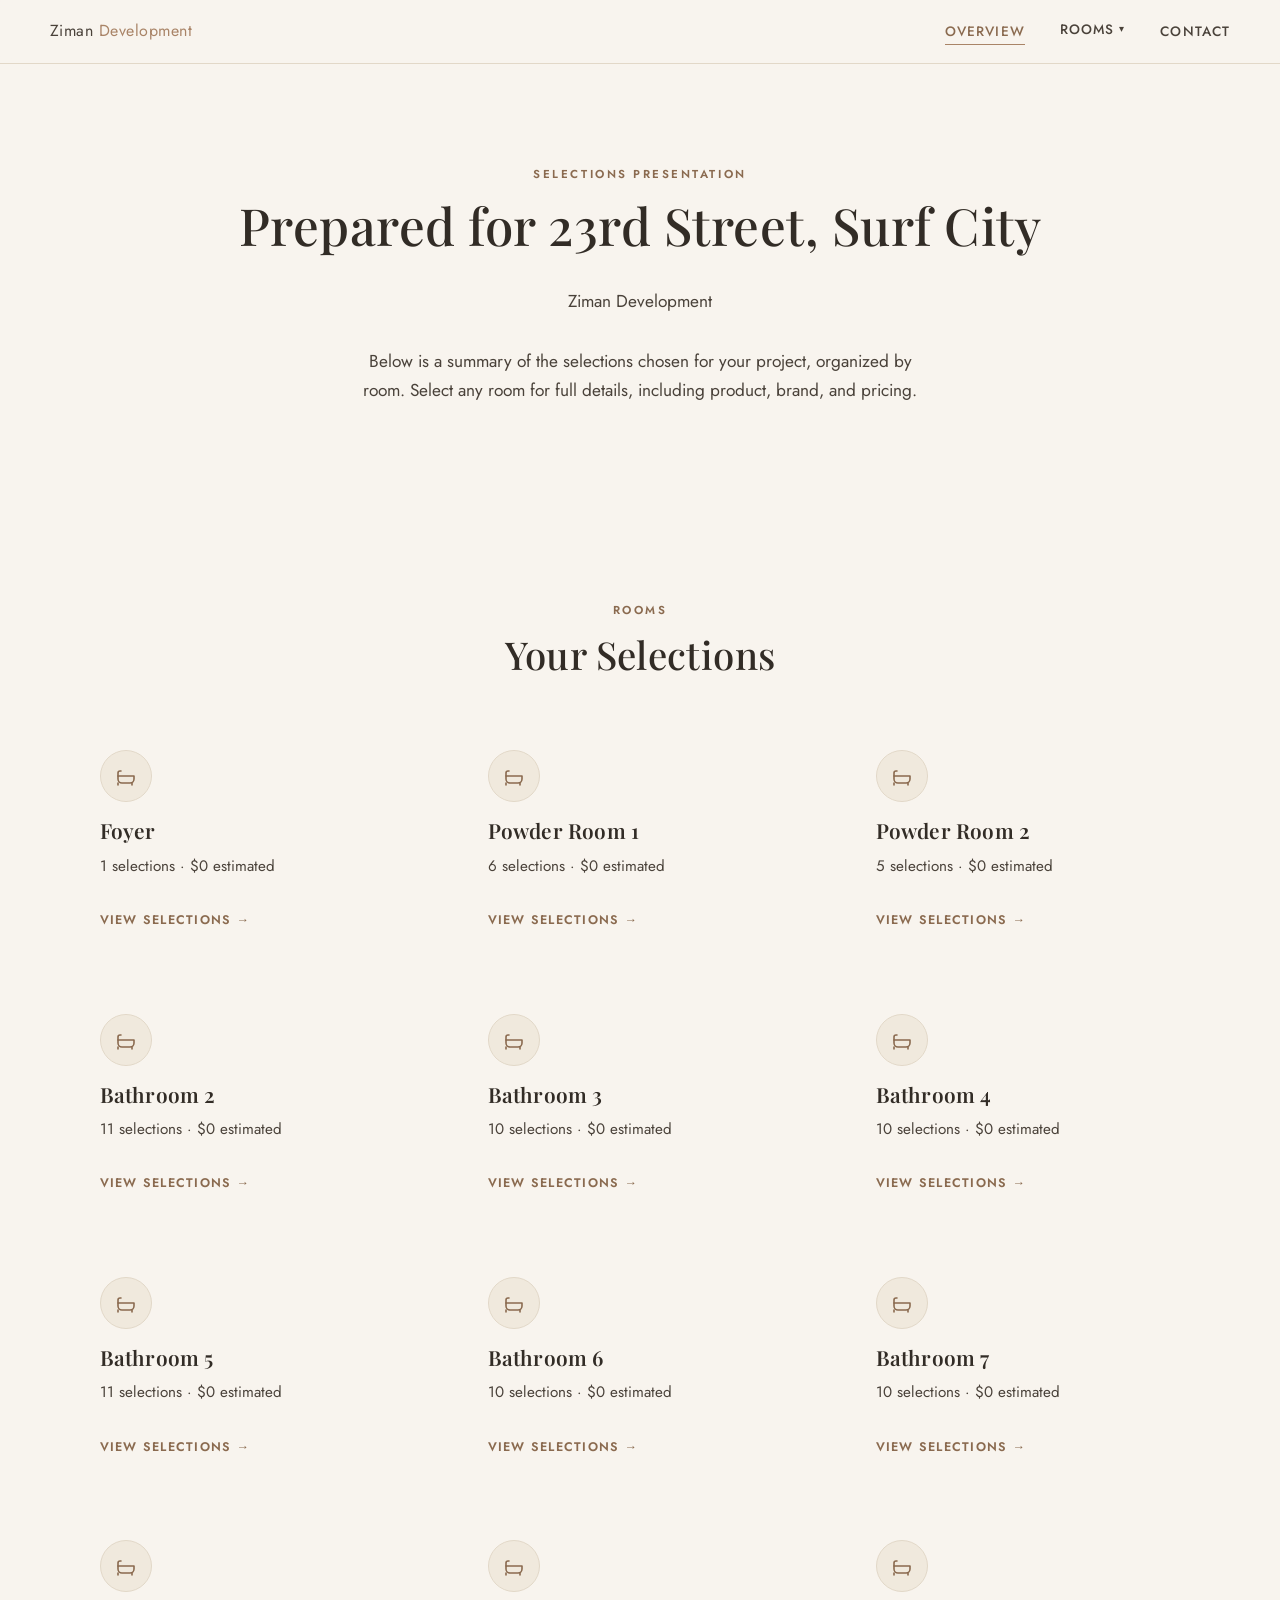
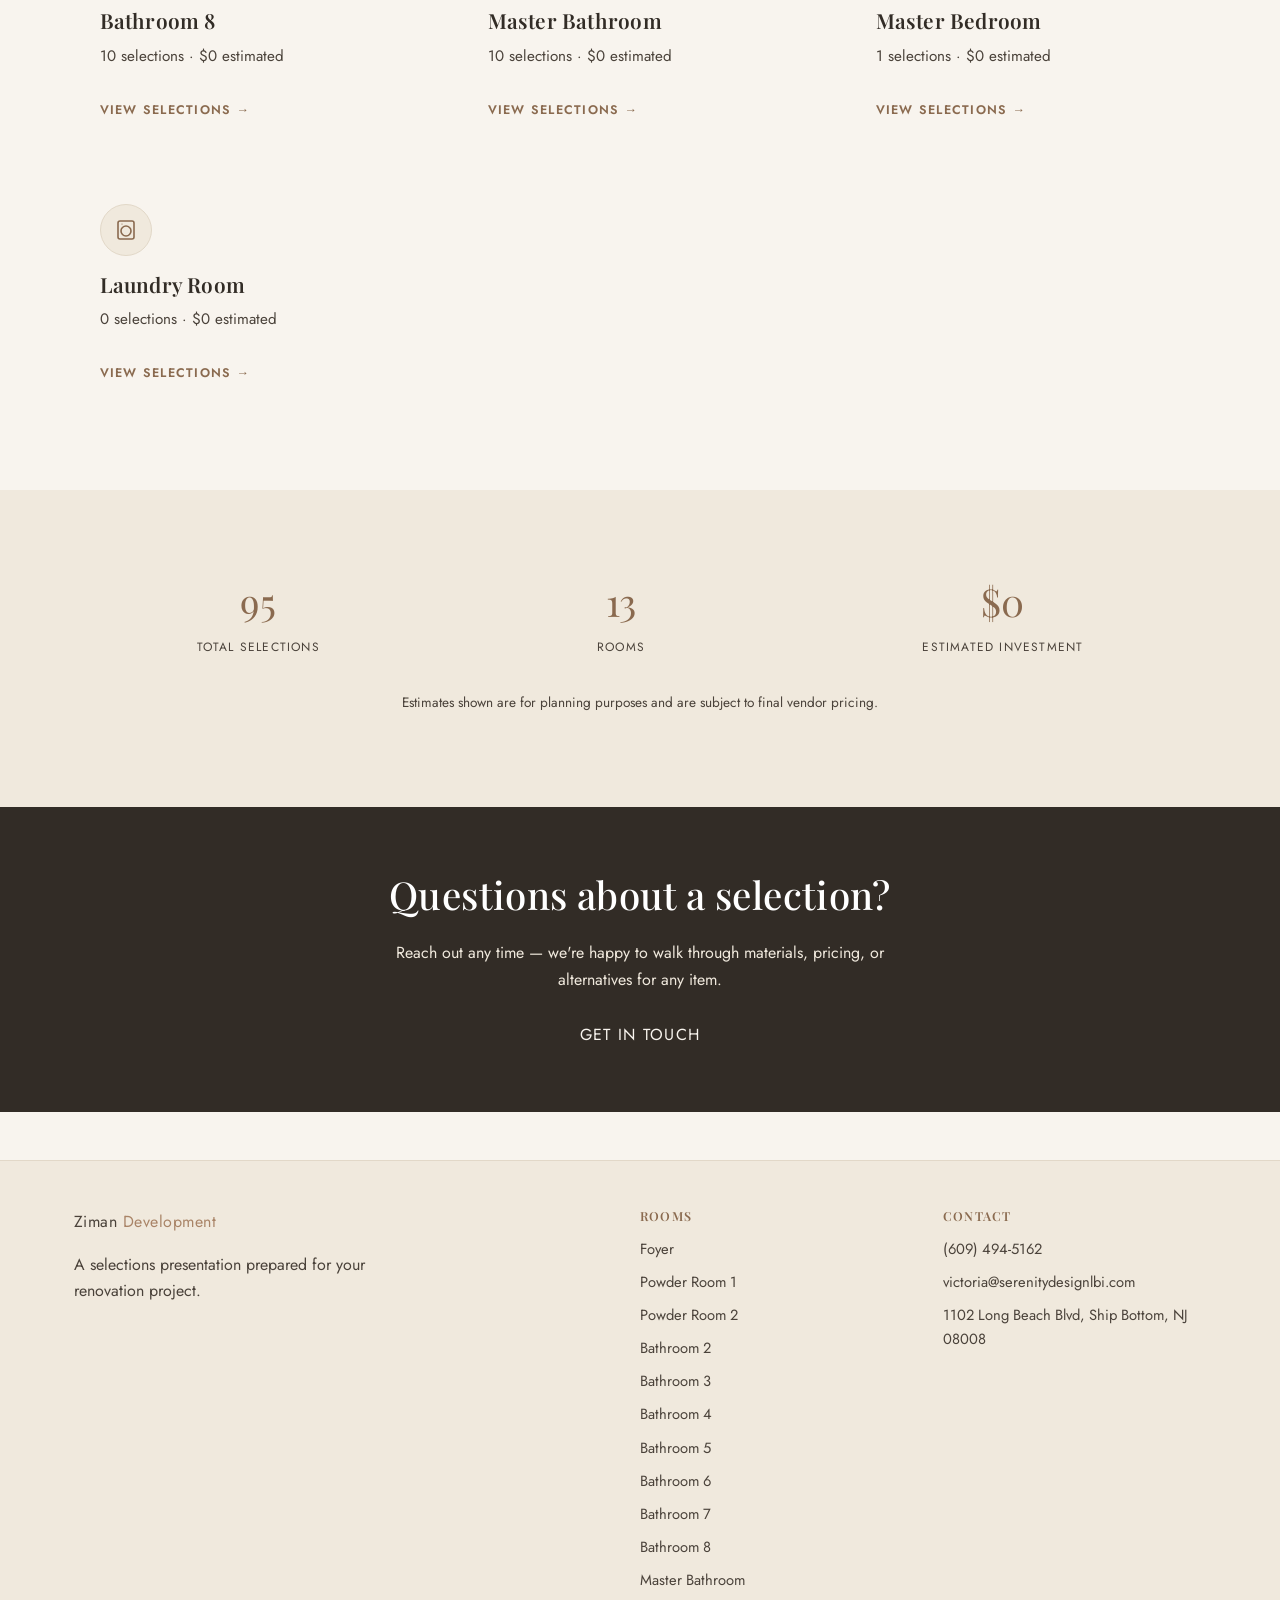
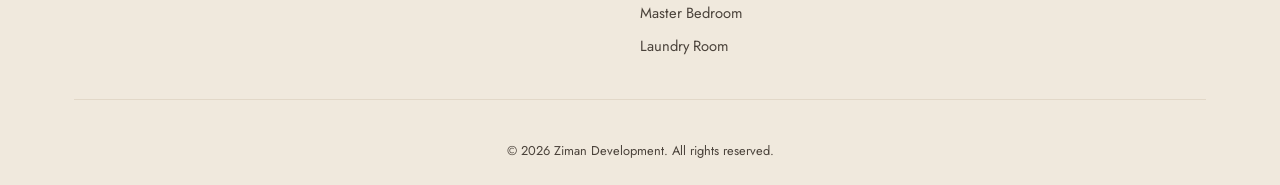
<file: index.html>
<!doctype html>
<html lang="en">
<head>
<meta charset="utf-8">
<meta name="viewport" content="width=device-width, initial-scale=1">
<title>Serenity Design | Overview</title>
<link rel="preconnect" href="https://fonts.googleapis.com">
<link href="https://fonts.googleapis.com/css2?family=Playfair+Display:wght@500;600&family=Jost:wght@400;500;600&display=swap" rel="stylesheet">
<link rel="stylesheet" href="css/styles.css">
</head>
<body>
<header class="site-header">
  <div class="container nav">
    <a href="index.html" class="brand nav-link active"><span data-site="brand-name">Serenity</span> <span class="accent" data-site="brand-accent">Design</span></a>
    <button class="nav-toggle" aria-label="Toggle navigation" aria-expanded="false">
      <span></span><span></span><span></span>
    </button>
    <ul class="nav-links">
      <li><a href="index.html" class="nav-link active">Overview</a></li>
      <li class="nav-dropdown">
        <button type="button" class="nav-dropdown-toggle" aria-expanded="false">Rooms</button>
        <ul class="nav-dropdown-menu">
          <li><a href="foyer.html" class="nav-link">Foyer</a></li>
          <li><a href="powder-room-1.html" class="nav-link">Powder Room 1</a></li>
          <li><a href="powder-room-2.html" class="nav-link">Powder Room 2</a></li>
          <li><a href="bathroom-2.html" class="nav-link">Bathroom 2</a></li>
          <li><a href="bathroom-3.html" class="nav-link">Bathroom 3</a></li>
          <li><a href="bathroom-4.html" class="nav-link">Bathroom 4</a></li>
          <li><a href="bathroom-5.html" class="nav-link">Bathroom 5</a></li>
          <li><a href="bathroom-6.html" class="nav-link">Bathroom 6</a></li>
          <li><a href="bathroom-7.html" class="nav-link">Bathroom 7</a></li>
          <li><a href="bathroom-8.html" class="nav-link">Bathroom 8</a></li>
          <li><a href="master-bathroom.html" class="nav-link">Master Bathroom</a></li>
          <li><a href="master-bedroom.html" class="nav-link">Master Bedroom</a></li>
          <li><a href="laundry-room.html" class="nav-link">Laundry Room</a></li>
        </ul>
      </li>
      <li><a href="contact.html" class="nav-link">Contact</a></li>
    </ul>
  </div>
</header>

<main>
  <section class="hero">
    <div class="container">
      <span class="eyebrow">Selections Presentation</span>
      <h1>Prepared for <span data-site="client-name">The Luedtkes</span></h1>
      <p class="lead"><span data-site="project-address">38 Maiden Lane, Harvey Cedars</span></p>
      <p class="lead">Below is a summary of the selections chosen for your project, organized by room. Select any room for full details, including product, brand, and pricing.</p>
    </div>
  </section>

  <section class="section">
    <div class="container">
      <div class="section-head">
        <span class="eyebrow">Rooms</span>
        <h2>Your Selections</h2>
      </div>
      <div class="grid grid--3">

        <a href="foyer.html" class="card selection-summary-card nav-link">
          <div class="card-body">
            <div class="icon-badge">
              <svg viewBox="0 0 24 24" stroke-width="1.6"><path d="M4 12h16v3a4 4 0 0 1-4 4H8a4 4 0 0 1-4-4v-3z" stroke-linecap="round" stroke-linejoin="round"/><path d="M4 12V9a2 2 0 0 1 2-2h1" stroke-linecap="round"/><path d="M4 19v2M18 19v2" stroke-linecap="round"/></svg>
            </div>
            <h3>Foyer</h3>
            <p><span data-summary-count="foyer">0</span> selections · <span data-summary-total="foyer">$0</span> estimated</p>
            <span class="card-link">View Selections →</span>
          </div>
        </a>

        <a href="powder-room-1.html" class="card selection-summary-card nav-link">
          <div class="card-body">
            <div class="icon-badge">
              <svg viewBox="0 0 24 24" stroke-width="1.6"><path d="M4 12h16v3a4 4 0 0 1-4 4H8a4 4 0 0 1-4-4v-3z" stroke-linecap="round" stroke-linejoin="round"/><path d="M4 12V9a2 2 0 0 1 2-2h1" stroke-linecap="round"/><path d="M4 19v2M18 19v2" stroke-linecap="round"/></svg>
            </div>
            <h3>Powder Room 1</h3>
            <p><span data-summary-count="powder-room-1">0</span> selections · <span data-summary-total="powder-room-1">$0</span> estimated</p>
            <span class="card-link">View Selections →</span>
          </div>
        </a>

        <a href="powder-room-2.html" class="card selection-summary-card nav-link">
          <div class="card-body">
            <div class="icon-badge">
              <svg viewBox="0 0 24 24" stroke-width="1.6"><path d="M4 12h16v3a4 4 0 0 1-4 4H8a4 4 0 0 1-4-4v-3z" stroke-linecap="round" stroke-linejoin="round"/><path d="M4 12V9a2 2 0 0 1 2-2h1" stroke-linecap="round"/><path d="M4 19v2M18 19v2" stroke-linecap="round"/></svg>
            </div>
            <h3>Powder Room 2</h3>
            <p><span data-summary-count="powder-room-2">0</span> selections · <span data-summary-total="powder-room-2">$0</span> estimated</p>
            <span class="card-link">View Selections →</span>
          </div>
        </a>

        <a href="bathroom-2.html" class="card selection-summary-card nav-link">
          <div class="card-body">
            <div class="icon-badge">
              <svg viewBox="0 0 24 24" stroke-width="1.6"><path d="M4 12h16v3a4 4 0 0 1-4 4H8a4 4 0 0 1-4-4v-3z" stroke-linecap="round" stroke-linejoin="round"/><path d="M4 12V9a2 2 0 0 1 2-2h1" stroke-linecap="round"/><path d="M4 19v2M18 19v2" stroke-linecap="round"/></svg>
            </div>
            <h3>Bathroom 2</h3>
            <p><span data-summary-count="bathroom-2">0</span> selections · <span data-summary-total="bathroom-2">$0</span> estimated</p>
            <span class="card-link">View Selections →</span>
          </div>
        </a>

        <a href="bathroom-3.html" class="card selection-summary-card nav-link">
          <div class="card-body">
            <div class="icon-badge">
              <svg viewBox="0 0 24 24" stroke-width="1.6"><path d="M4 12h16v3a4 4 0 0 1-4 4H8a4 4 0 0 1-4-4v-3z" stroke-linecap="round" stroke-linejoin="round"/><path d="M4 12V9a2 2 0 0 1 2-2h1" stroke-linecap="round"/><path d="M4 19v2M18 19v2" stroke-linecap="round"/></svg>
            </div>
            <h3>Bathroom 3</h3>
            <p><span data-summary-count="bathroom-3">0</span> selections · <span data-summary-total="bathroom-3">$0</span> estimated</p>
            <span class="card-link">View Selections →</span>
          </div>
        </a>

        <a href="bathroom-4.html" class="card selection-summary-card nav-link">
          <div class="card-body">
            <div class="icon-badge">
              <svg viewBox="0 0 24 24" stroke-width="1.6"><path d="M4 12h16v3a4 4 0 0 1-4 4H8a4 4 0 0 1-4-4v-3z" stroke-linecap="round" stroke-linejoin="round"/><path d="M4 12V9a2 2 0 0 1 2-2h1" stroke-linecap="round"/><path d="M4 19v2M18 19v2" stroke-linecap="round"/></svg>
            </div>
            <h3>Bathroom 4</h3>
            <p><span data-summary-count="bathroom-4">0</span> selections · <span data-summary-total="bathroom-4">$0</span> estimated</p>
            <span class="card-link">View Selections →</span>
          </div>
        </a>

        <a href="bathroom-5.html" class="card selection-summary-card nav-link">
          <div class="card-body">
            <div class="icon-badge">
              <svg viewBox="0 0 24 24" stroke-width="1.6"><path d="M4 12h16v3a4 4 0 0 1-4 4H8a4 4 0 0 1-4-4v-3z" stroke-linecap="round" stroke-linejoin="round"/><path d="M4 12V9a2 2 0 0 1 2-2h1" stroke-linecap="round"/><path d="M4 19v2M18 19v2" stroke-linecap="round"/></svg>
            </div>
            <h3>Bathroom 5</h3>
            <p><span data-summary-count="bathroom-5">0</span> selections · <span data-summary-total="bathroom-5">$0</span> estimated</p>
            <span class="card-link">View Selections →</span>
          </div>
        </a>

        <a href="bathroom-6.html" class="card selection-summary-card nav-link">
          <div class="card-body">
            <div class="icon-badge">
              <svg viewBox="0 0 24 24" stroke-width="1.6"><path d="M4 12h16v3a4 4 0 0 1-4 4H8a4 4 0 0 1-4-4v-3z" stroke-linecap="round" stroke-linejoin="round"/><path d="M4 12V9a2 2 0 0 1 2-2h1" stroke-linecap="round"/><path d="M4 19v2M18 19v2" stroke-linecap="round"/></svg>
            </div>
            <h3>Bathroom 6</h3>
            <p><span data-summary-count="bathroom-6">0</span> selections · <span data-summary-total="bathroom-6">$0</span> estimated</p>
            <span class="card-link">View Selections →</span>
          </div>
        </a>

        <a href="bathroom-7.html" class="card selection-summary-card nav-link">
          <div class="card-body">
            <div class="icon-badge">
              <svg viewBox="0 0 24 24" stroke-width="1.6"><path d="M4 12h16v3a4 4 0 0 1-4 4H8a4 4 0 0 1-4-4v-3z" stroke-linecap="round" stroke-linejoin="round"/><path d="M4 12V9a2 2 0 0 1 2-2h1" stroke-linecap="round"/><path d="M4 19v2M18 19v2" stroke-linecap="round"/></svg>
            </div>
            <h3>Bathroom 7</h3>
            <p><span data-summary-count="bathroom-7">0</span> selections · <span data-summary-total="bathroom-7">$0</span> estimated</p>
            <span class="card-link">View Selections →</span>
          </div>
        </a>

        <a href="bathroom-8.html" class="card selection-summary-card nav-link">
          <div class="card-body">
            <div class="icon-badge">
              <svg viewBox="0 0 24 24" stroke-width="1.6"><path d="M4 12h16v3a4 4 0 0 1-4 4H8a4 4 0 0 1-4-4v-3z" stroke-linecap="round" stroke-linejoin="round"/><path d="M4 12V9a2 2 0 0 1 2-2h1" stroke-linecap="round"/><path d="M4 19v2M18 19v2" stroke-linecap="round"/></svg>
            </div>
            <h3>Bathroom 8</h3>
            <p><span data-summary-count="bathroom-8">0</span> selections · <span data-summary-total="bathroom-8">$0</span> estimated</p>
            <span class="card-link">View Selections →</span>
          </div>
        </a>

        <a href="master-bathroom.html" class="card selection-summary-card nav-link">
          <div class="card-body">
            <div class="icon-badge">
              <svg viewBox="0 0 24 24" stroke-width="1.6"><path d="M4 12h16v3a4 4 0 0 1-4 4H8a4 4 0 0 1-4-4v-3z" stroke-linecap="round" stroke-linejoin="round"/><path d="M4 12V9a2 2 0 0 1 2-2h1" stroke-linecap="round"/><path d="M4 19v2M18 19v2" stroke-linecap="round"/></svg>
            </div>
            <h3>Master Bathroom</h3>
            <p><span data-summary-count="master-bathroom">0</span> selections · <span data-summary-total="master-bathroom">$0</span> estimated</p>
            <span class="card-link">View Selections →</span>
          </div>
        </a>

        <a href="master-bedroom.html" class="card selection-summary-card nav-link">
          <div class="card-body">
            <div class="icon-badge">
              <svg viewBox="0 0 24 24" stroke-width="1.6"><path d="M4 12h16v3a4 4 0 0 1-4 4H8a4 4 0 0 1-4-4v-3z" stroke-linecap="round" stroke-linejoin="round"/><path d="M4 12V9a2 2 0 0 1 2-2h1" stroke-linecap="round"/><path d="M4 19v2M18 19v2" stroke-linecap="round"/></svg>
            </div>
            <h3>Master Bedroom</h3>
            <p><span data-summary-count="master-bedroom">0</span> selections · <span data-summary-total="master-bedroom">$0</span> estimated</p>
            <span class="card-link">View Selections →</span>
          </div>
        </a>

        <a href="laundry-room.html" class="card selection-summary-card nav-link">
          <div class="card-body">
            <div class="icon-badge">
              <svg viewBox="0 0 24 24" stroke-width="1.6"><rect x="4" y="3" width="16" height="18" rx="2"/><circle cx="12" cy="13" r="5"/><circle cx="8" cy="6" r="0.6" fill="currentColor" stroke="none"/></svg>
            </div>
            <h3>Laundry Room</h3>
            <p><span data-summary-count="laundry-room">0</span> selections · <span data-summary-total="laundry-room">$0</span> estimated</p>
            <span class="card-link">View Selections →</span>
          </div>
        </a>

      </div>
    </div>
  </section>

  <section class="section section--alt">
    <div class="container">
      <div class="stats">
        <div class="stat"><span class="num" data-summary-count="all">0</span><span class="label">Total Selections</span></div>
        <div class="stat"><span class="num">13</span><span class="label">Rooms</span></div>
        <div class="stat"><span class="num" data-summary-total="all">$0</span><span class="label">Estimated Investment</span></div>
      </div>
      <p style="text-align:center; margin-top:2rem; font-size:0.85rem;">Estimates shown are for planning purposes and are subject to final vendor pricing.</p>
    </div>
  </section>

  <section class="cta-band">
    <div class="container">
      <h2>Questions about a selection?</h2>
      <p>Reach out any time — we're happy to walk through materials, pricing, or alternatives for any item.</p>
      <a href="contact.html" class="btn nav-link">Get in Touch</a>
    </div>
  </section>
</main>

<footer class="site-footer">
  <div class="container">
    <div class="footer-grid">
      <div>
        <a href="index.html" class="brand nav-link"><span data-site="brand-name">Serenity</span> <span class="accent" data-site="brand-accent">Design</span></a>
        <p style="margin-top:1rem; max-width:320px;" data-site="tagline">A selections presentation prepared for your renovation project.</p>
      </div>
      <div>
        <h4>Rooms</h4>
        <ul class="footer-links">
          <li><a href="foyer.html" class="nav-link">Foyer</a></li>
          <li><a href="powder-room-1.html" class="nav-link">Powder Room 1</a></li>
          <li><a href="powder-room-2.html" class="nav-link">Powder Room 2</a></li>
          <li><a href="bathroom-2.html" class="nav-link">Bathroom 2</a></li>
          <li><a href="bathroom-3.html" class="nav-link">Bathroom 3</a></li>
          <li><a href="bathroom-4.html" class="nav-link">Bathroom 4</a></li>
          <li><a href="bathroom-5.html" class="nav-link">Bathroom 5</a></li>
          <li><a href="bathroom-6.html" class="nav-link">Bathroom 6</a></li>
          <li><a href="bathroom-7.html" class="nav-link">Bathroom 7</a></li>
          <li><a href="bathroom-8.html" class="nav-link">Bathroom 8</a></li>
          <li><a href="master-bathroom.html" class="nav-link">Master Bathroom</a></li>
          <li><a href="master-bedroom.html" class="nav-link">Master Bedroom</a></li>
          <li><a href="laundry-room.html" class="nav-link">Laundry Room</a></li>
        </ul>
      </div>
      <div>
        <h4>Contact</h4>
        <ul class="footer-links">
          <li><a href="#" data-site-link="phone" data-site="phone">(555) 123-4567</a></li>
          <li><a href="#" data-site-link="email" data-site="email">victoria@serenitydesignlbi.com</a></li>
          <li><span data-site="address">1102 Long Beach Blvd, Ship Bottom, NJ 08008</span></li>
        </ul>
      </div>
    </div>
    <div class="footer-bottom">
      <div class="footer-social">
        <a href="#" data-site-social="instagram" hidden>Instagram</a>
        <a href="#" data-site-social="pinterest" hidden>Pinterest</a>
        <a href="#" data-site-social="facebook" hidden>Facebook</a>
      </div>
      &copy; <span data-site="year">2026</span> <span data-site="brand-name">Serenity</span> <span data-site="brand-accent">Design</span>. All rights reserved.
    </div>
  </div>
</footer>

<script src="js/config.js"></script>
<script src="js/selections-data.js"></script>
<script src="js/main.js"></script>
</body>
</html>
</file>
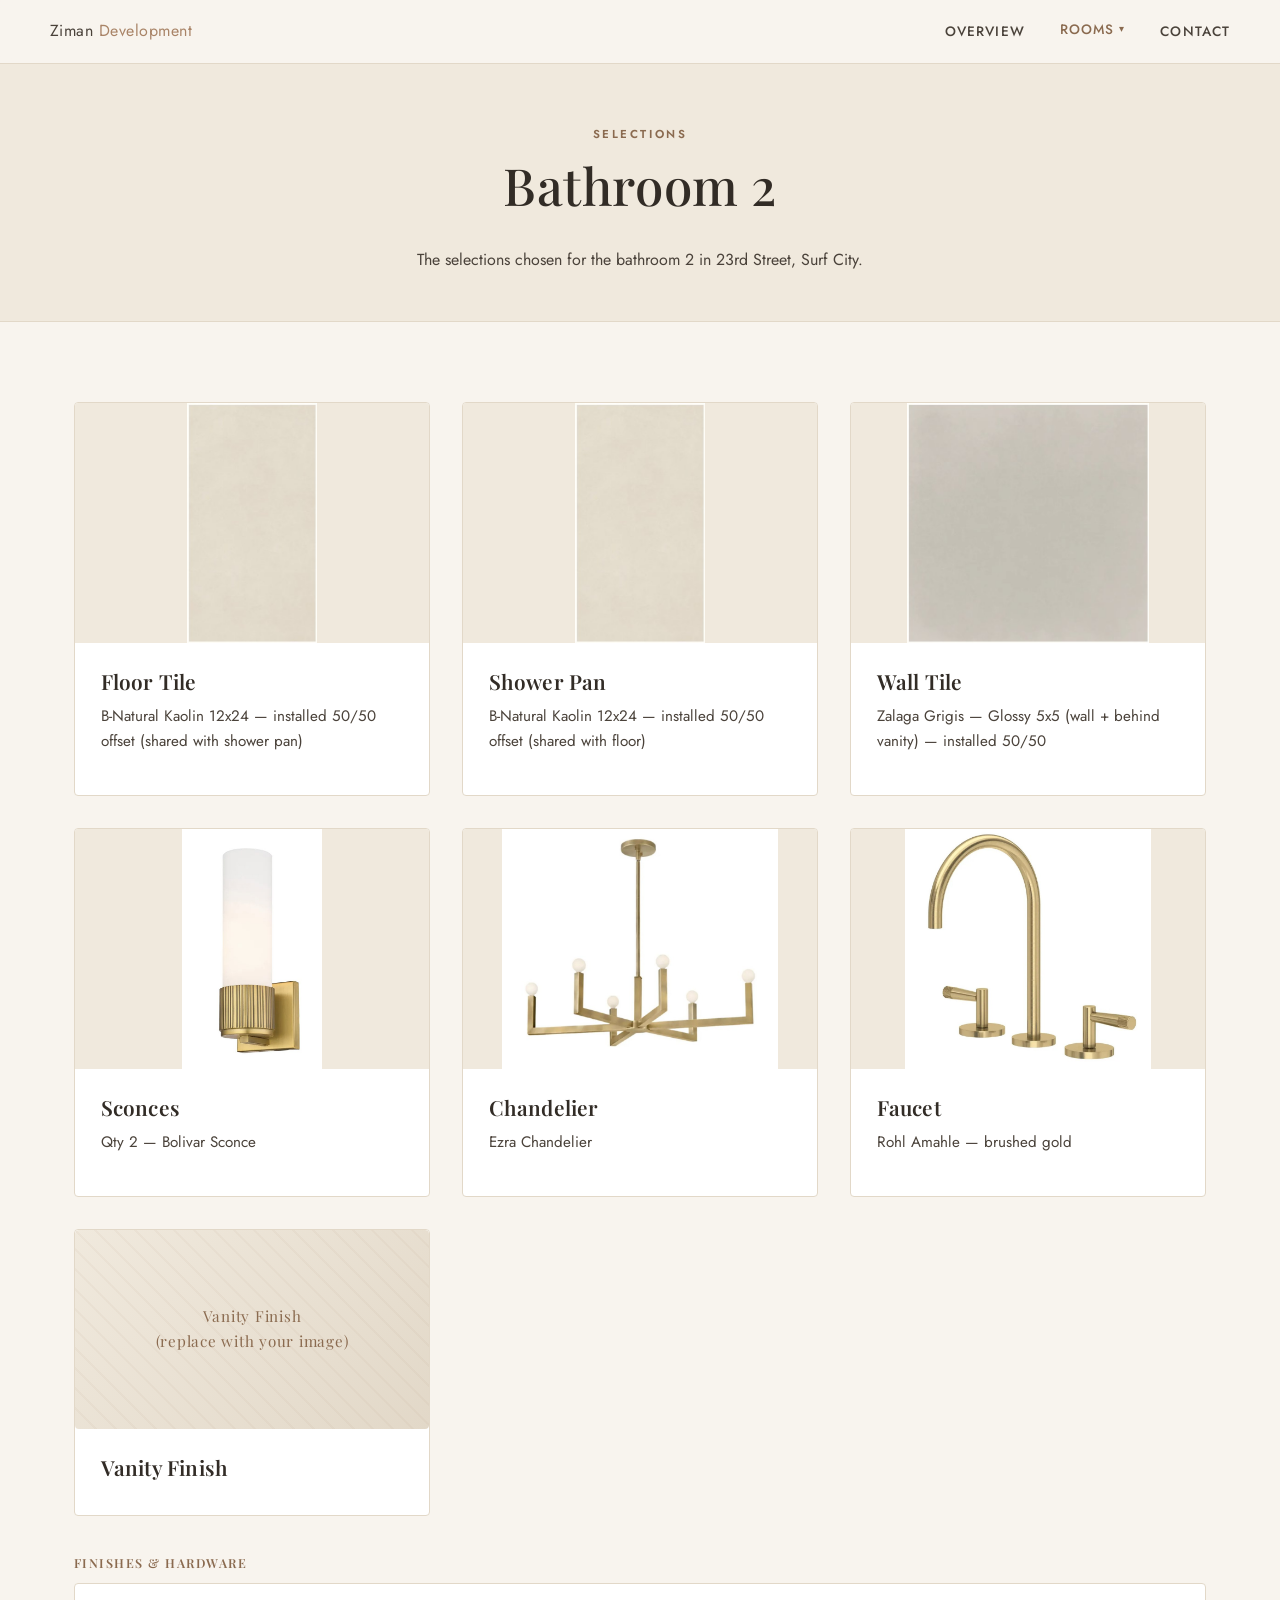
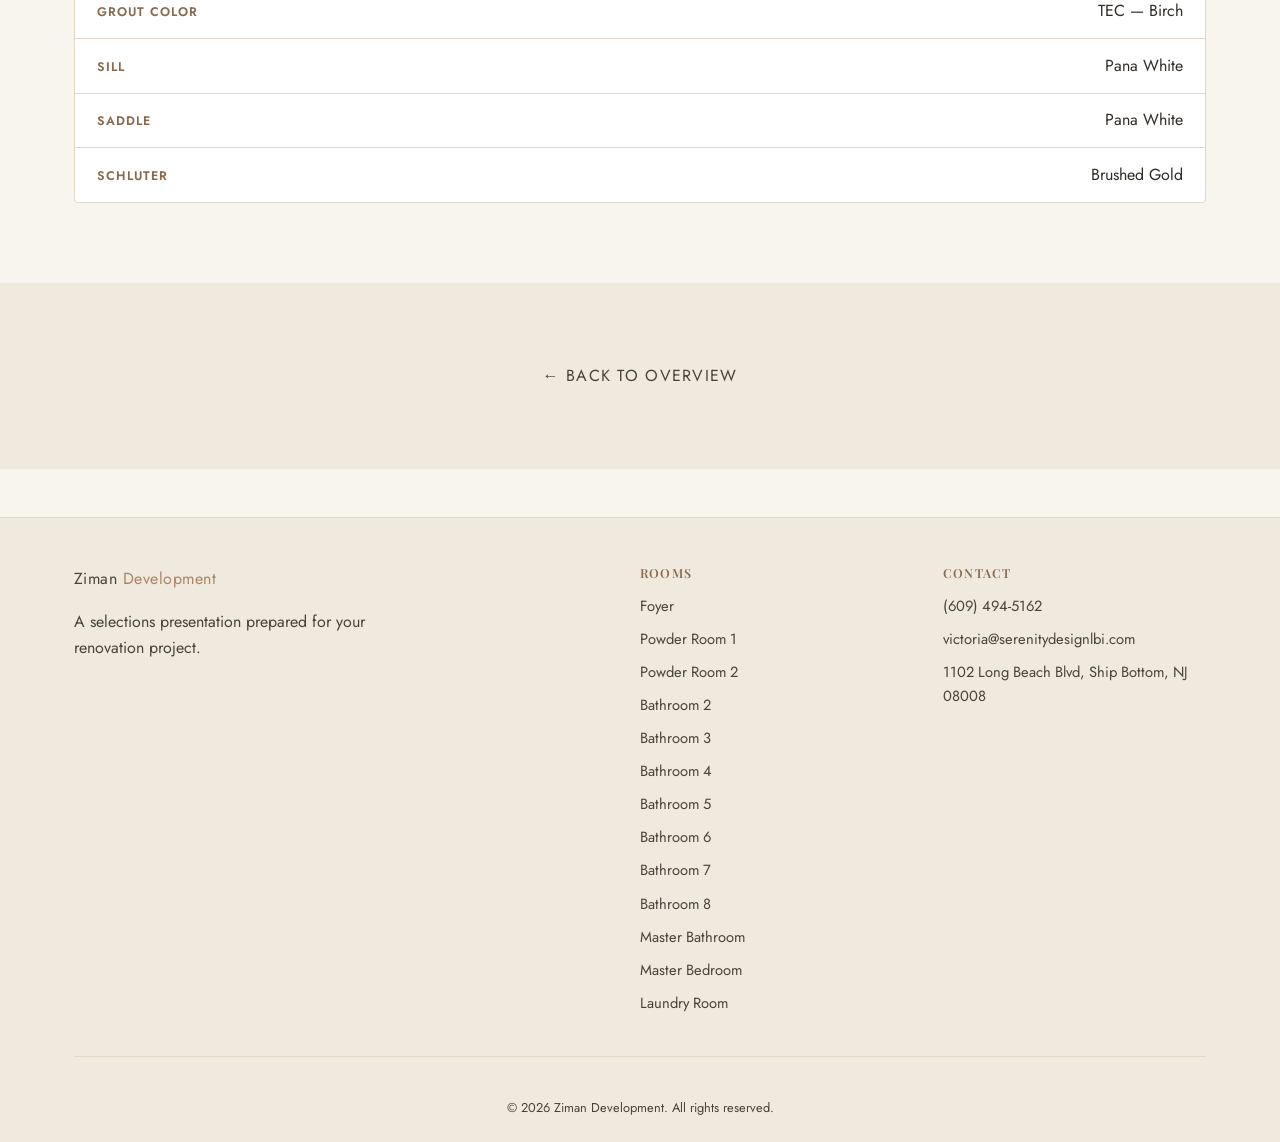
<file: bathroom-2.html>
<!doctype html>
<html lang="en">
<head>
<meta charset="utf-8">
<meta name="viewport" content="width=device-width, initial-scale=1">
<title>Serenity Design | Bathroom 2</title>
<link rel="preconnect" href="https://fonts.googleapis.com">
<link href="https://fonts.googleapis.com/css2?family=Playfair+Display:wght@500;600&family=Jost:wght@400;500;600&display=swap" rel="stylesheet">
<link rel="stylesheet" href="css/styles.css">
</head>
<body>
<header class="site-header">
  <div class="container nav">
    <a href="index.html" class="brand nav-link"><span data-site="brand-name">Serenity</span> <span class="accent" data-site="brand-accent">Design</span></a>
    <button class="nav-toggle" aria-label="Toggle navigation" aria-expanded="false">
      <span></span><span></span><span></span>
    </button>
    <ul class="nav-links">
      <li><a href="index.html" class="nav-link">Overview</a></li>
      <li class="nav-dropdown">
        <button type="button" class="nav-dropdown-toggle active" aria-expanded="false">Rooms</button>
        <ul class="nav-dropdown-menu">
          <li><a href="foyer.html" class="nav-link">Foyer</a></li>
          <li><a href="powder-room-1.html" class="nav-link">Powder Room 1</a></li>
          <li><a href="powder-room-2.html" class="nav-link">Powder Room 2</a></li>
          <li><a href="bathroom-2.html" class="nav-link active">Bathroom 2</a></li>
          <li><a href="bathroom-3.html" class="nav-link">Bathroom 3</a></li>
          <li><a href="bathroom-4.html" class="nav-link">Bathroom 4</a></li>
          <li><a href="bathroom-5.html" class="nav-link">Bathroom 5</a></li>
          <li><a href="bathroom-6.html" class="nav-link">Bathroom 6</a></li>
          <li><a href="bathroom-7.html" class="nav-link">Bathroom 7</a></li>
          <li><a href="bathroom-8.html" class="nav-link">Bathroom 8</a></li>
          <li><a href="master-bathroom.html" class="nav-link">Master Bathroom</a></li>
          <li><a href="master-bedroom.html" class="nav-link">Master Bedroom</a></li>
          <li><a href="laundry-room.html" class="nav-link">Laundry Room</a></li>
        </ul>
      </li>
      <li><a href="contact.html" class="nav-link">Contact</a></li>
    </ul>
  </div>
</header>

<main>
  <section class="page-hero">
    <div class="container">
      <span class="eyebrow">Selections</span>
      <h1>Bathroom 2</h1>
      <p>The selections chosen for the bathroom 2 in <span data-site="project-name">this project</span>.</p>
    </div>
  </section>
  <section class="section">
    <div class="container">
      <div class="grid grid--3" data-selections-category="bathroom-2"></div>
      <div class="finishes-wrap" data-finishes-wrap="bathroom-2" hidden>
        <h3 class="finishes-heading">Finishes &amp; Hardware</h3>
        <div class="finishes-list" data-finishes-category="bathroom-2"></div>
      </div>
    </div>
  </section>
  <section class="section section--alt" style="text-align:center;">
    <div class="container"><a href="index.html" class="btn nav-link">← Back to Overview</a></div>
  </section>
</main>

<footer class="site-footer">
  <div class="container">
    <div class="footer-grid">
      <div>
        <a href="index.html" class="brand nav-link"><span data-site="brand-name">Serenity</span> <span class="accent" data-site="brand-accent">Design</span></a>
        <p style="margin-top:1rem; max-width:320px;" data-site="tagline">A selections presentation prepared for your renovation project.</p>
      </div>
      <div>
        <h4>Rooms</h4>
        <ul class="footer-links">
          <li><a href="foyer.html" class="nav-link">Foyer</a></li>
          <li><a href="powder-room-1.html" class="nav-link">Powder Room 1</a></li>
          <li><a href="powder-room-2.html" class="nav-link">Powder Room 2</a></li>
          <li><a href="bathroom-2.html" class="nav-link">Bathroom 2</a></li>
          <li><a href="bathroom-3.html" class="nav-link">Bathroom 3</a></li>
          <li><a href="bathroom-4.html" class="nav-link">Bathroom 4</a></li>
          <li><a href="bathroom-5.html" class="nav-link">Bathroom 5</a></li>
          <li><a href="bathroom-6.html" class="nav-link">Bathroom 6</a></li>
          <li><a href="bathroom-7.html" class="nav-link">Bathroom 7</a></li>
          <li><a href="bathroom-8.html" class="nav-link">Bathroom 8</a></li>
          <li><a href="master-bathroom.html" class="nav-link">Master Bathroom</a></li>
          <li><a href="master-bedroom.html" class="nav-link">Master Bedroom</a></li>
          <li><a href="laundry-room.html" class="nav-link">Laundry Room</a></li>
        </ul>
      </div>
      <div>
        <h4>Contact</h4>
        <ul class="footer-links">
          <li><a href="#" data-site-link="phone" data-site="phone">(555) 123-4567</a></li>
          <li><a href="#" data-site-link="email" data-site="email">victoria@serenitydesignlbi.com</a></li>
          <li><span data-site="address">1102 Long Beach Blvd, Ship Bottom, NJ 08008</span></li>
        </ul>
      </div>
    </div>
    <div class="footer-bottom">
      <div class="footer-social">
        <a href="#" data-site-social="instagram" hidden>Instagram</a>
        <a href="#" data-site-social="pinterest" hidden>Pinterest</a>
        <a href="#" data-site-social="facebook" hidden>Facebook</a>
      </div>
      &copy; <span data-site="year">2026</span> <span data-site="brand-name">Serenity</span> <span data-site="brand-accent">Design</span>. All rights reserved.
    </div>
  </div>
</footer>

<script src="js/config.js"></script>
<script src="js/selections-data.js"></script>
<script src="js/main.js"></script>
</body>
</html>
</file>
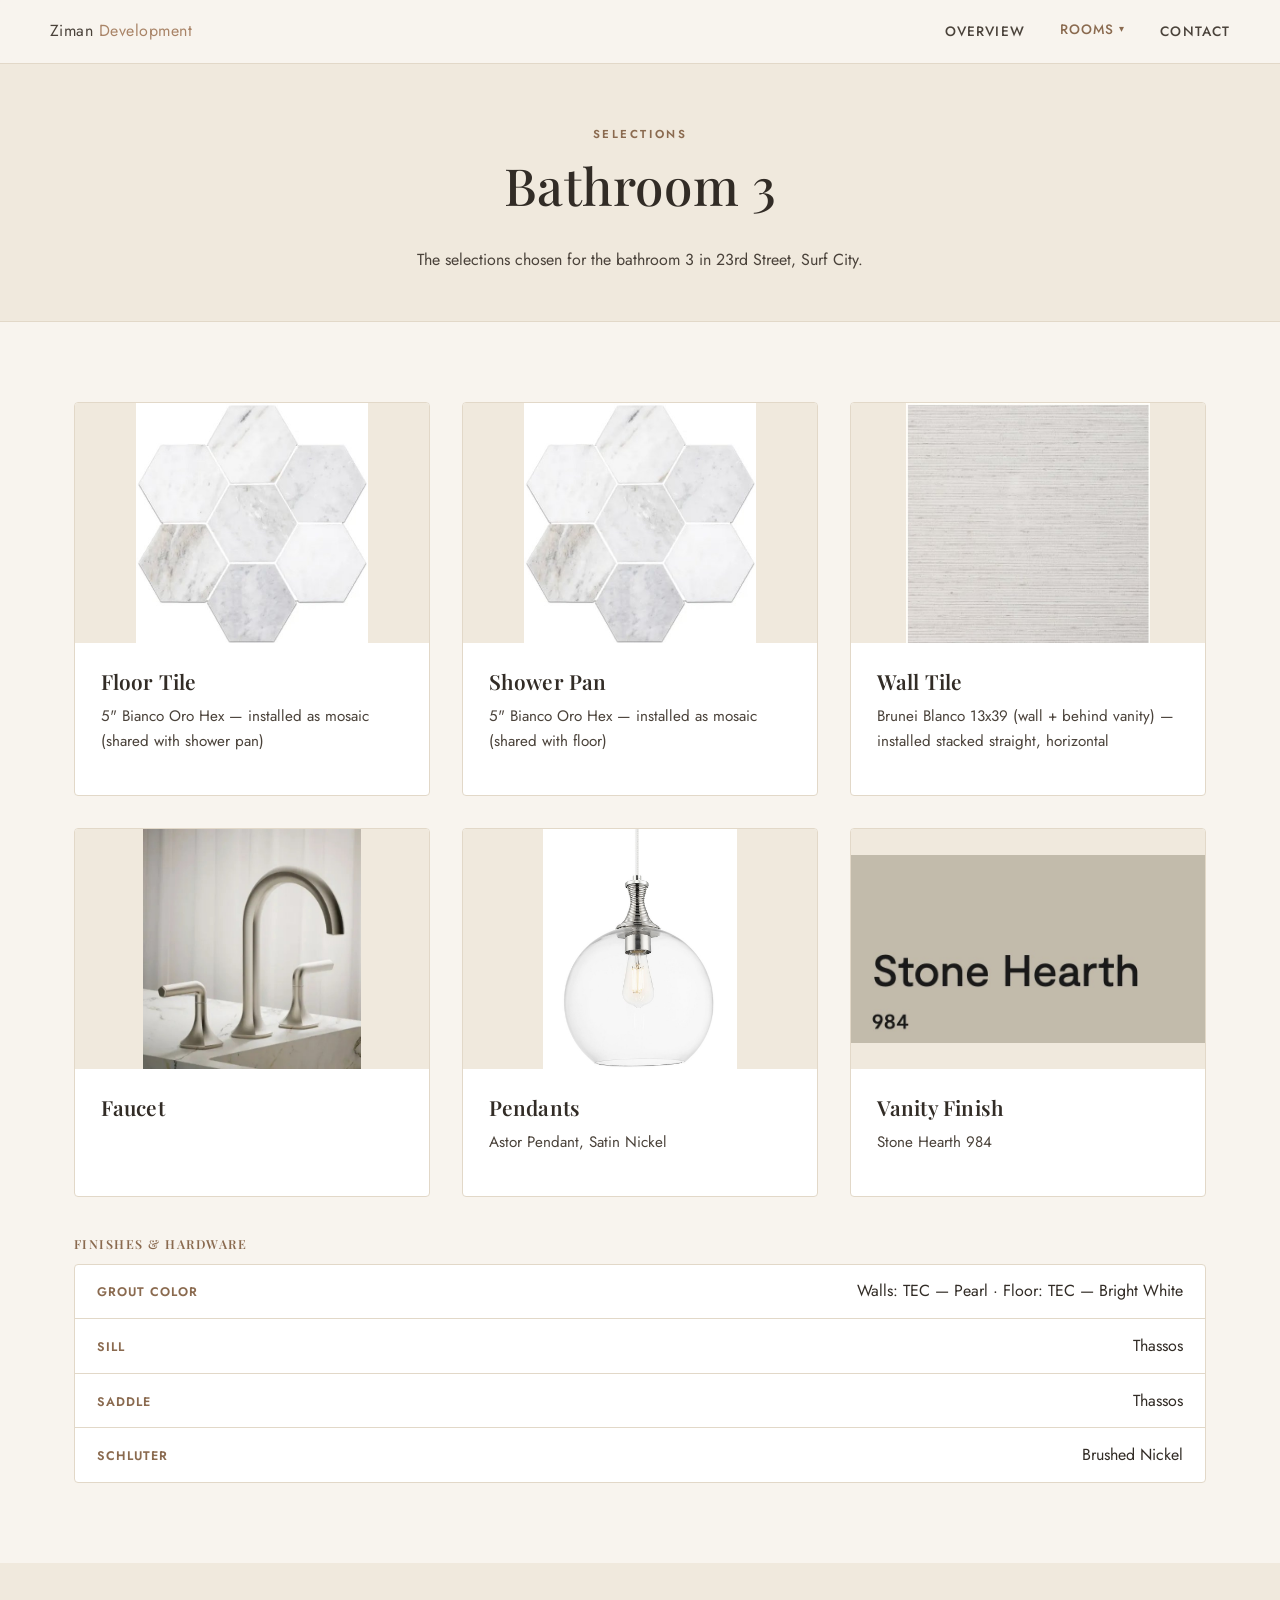
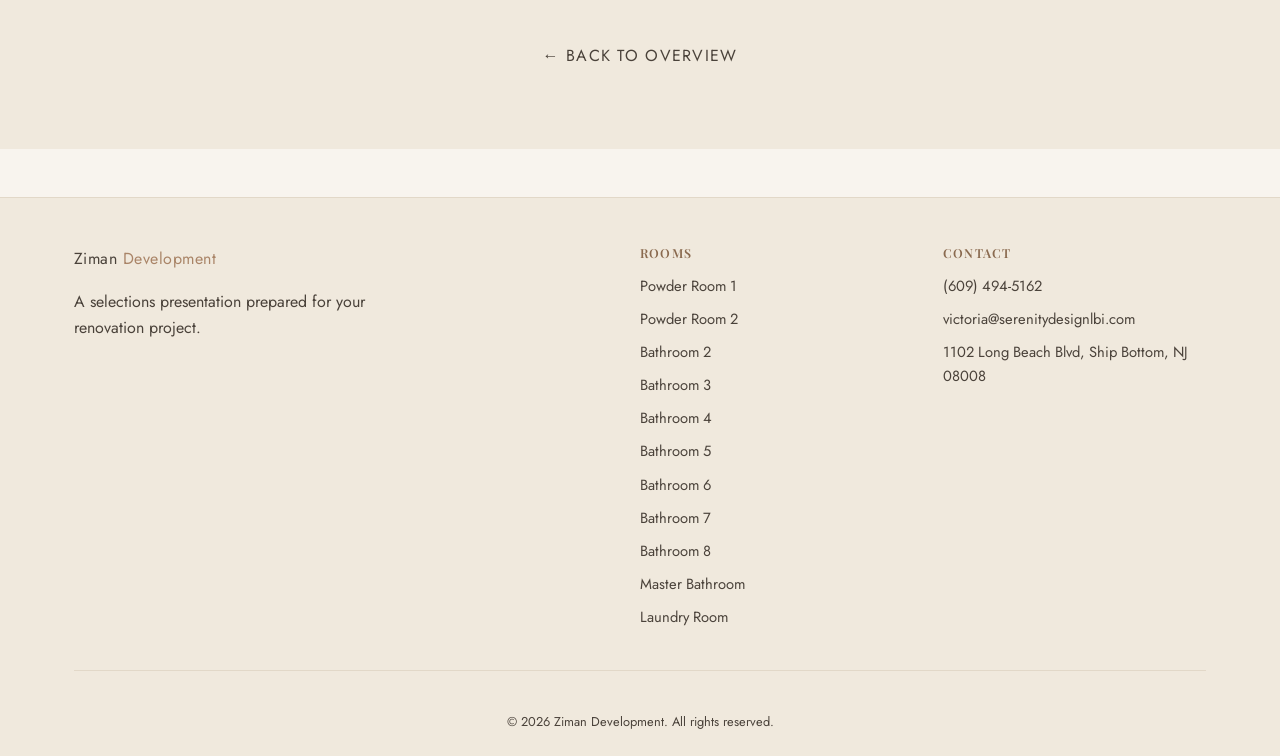
<file: bathroom-3.html>
<!doctype html>
<html lang="en">
<head>
<meta charset="utf-8">
<meta name="viewport" content="width=device-width, initial-scale=1">
<title>Serenity Design | Bathroom 3</title>
<link rel="preconnect" href="https://fonts.googleapis.com">
<link href="https://fonts.googleapis.com/css2?family=Playfair+Display:wght@500;600&family=Jost:wght@400;500;600&display=swap" rel="stylesheet">
<link rel="stylesheet" href="css/styles.css">
</head>
<body>
<header class="site-header">
  <div class="container nav">
    <a href="index.html" class="brand nav-link"><span data-site="brand-name">Serenity</span> <span class="accent" data-site="brand-accent">Design</span></a>
    <button class="nav-toggle" aria-label="Toggle navigation" aria-expanded="false">
      <span></span><span></span><span></span>
    </button>
    <ul class="nav-links">
      <li><a href="index.html" class="nav-link">Overview</a></li>
      <li class="nav-dropdown">
        <button type="button" class="nav-dropdown-toggle active" aria-expanded="false">Rooms</button>
        <ul class="nav-dropdown-menu">
          <li><a href="powder-room-1.html" class="nav-link">Powder Room 1</a></li>
          <li><a href="powder-room-2.html" class="nav-link">Powder Room 2</a></li>
          <li><a href="bathroom-2.html" class="nav-link">Bathroom 2</a></li>
          <li><a href="bathroom-3.html" class="nav-link active">Bathroom 3</a></li>
          <li><a href="bathroom-4.html" class="nav-link">Bathroom 4</a></li>
          <li><a href="bathroom-5.html" class="nav-link">Bathroom 5</a></li>
          <li><a href="bathroom-6.html" class="nav-link">Bathroom 6</a></li>
          <li><a href="bathroom-7.html" class="nav-link">Bathroom 7</a></li>
          <li><a href="bathroom-8.html" class="nav-link">Bathroom 8</a></li>
          <li><a href="master-bathroom.html" class="nav-link">Master Bathroom</a></li>
          <li><a href="laundry-room.html" class="nav-link">Laundry Room</a></li>
        </ul>
      </li>
      <li><a href="contact.html" class="nav-link">Contact</a></li>
    </ul>
  </div>
</header>

<main>
  <section class="page-hero">
    <div class="container">
      <span class="eyebrow">Selections</span>
      <h1>Bathroom 3</h1>
      <p>The selections chosen for the bathroom 3 in <span data-site="project-name">this project</span>.</p>
    </div>
  </section>
  <section class="section">
    <div class="container">
      <div class="grid grid--3" data-selections-category="bathroom-3"></div>
      <div class="finishes-wrap" data-finishes-wrap="bathroom-3" hidden>
        <h3 class="finishes-heading">Finishes &amp; Hardware</h3>
        <div class="finishes-list" data-finishes-category="bathroom-3"></div>
      </div>
    </div>
  </section>
  <section class="section section--alt" style="text-align:center;">
    <div class="container"><a href="index.html" class="btn nav-link">← Back to Overview</a></div>
  </section>
</main>

<footer class="site-footer">
  <div class="container">
    <div class="footer-grid">
      <div>
        <a href="index.html" class="brand nav-link"><span data-site="brand-name">Serenity</span> <span class="accent" data-site="brand-accent">Design</span></a>
        <p style="margin-top:1rem; max-width:320px;" data-site="tagline">A selections presentation prepared for your renovation project.</p>
      </div>
      <div>
        <h4>Rooms</h4>
        <ul class="footer-links">
          <li><a href="powder-room-1.html" class="nav-link">Powder Room 1</a></li>
          <li><a href="powder-room-2.html" class="nav-link">Powder Room 2</a></li>
          <li><a href="bathroom-2.html" class="nav-link">Bathroom 2</a></li>
          <li><a href="bathroom-3.html" class="nav-link">Bathroom 3</a></li>
          <li><a href="bathroom-4.html" class="nav-link">Bathroom 4</a></li>
          <li><a href="bathroom-5.html" class="nav-link">Bathroom 5</a></li>
          <li><a href="bathroom-6.html" class="nav-link">Bathroom 6</a></li>
          <li><a href="bathroom-7.html" class="nav-link">Bathroom 7</a></li>
          <li><a href="bathroom-8.html" class="nav-link">Bathroom 8</a></li>
          <li><a href="master-bathroom.html" class="nav-link">Master Bathroom</a></li>
          <li><a href="laundry-room.html" class="nav-link">Laundry Room</a></li>
        </ul>
      </div>
      <div>
        <h4>Contact</h4>
        <ul class="footer-links">
          <li><a href="#" data-site-link="phone" data-site="phone">(555) 123-4567</a></li>
          <li><a href="#" data-site-link="email" data-site="email">victoria@serenitydesignlbi.com</a></li>
          <li><span data-site="address">1102 Long Beach Blvd, Ship Bottom, NJ 08008</span></li>
        </ul>
      </div>
    </div>
    <div class="footer-bottom">
      <div class="footer-social">
        <a href="#" data-site-social="instagram" hidden>Instagram</a>
        <a href="#" data-site-social="pinterest" hidden>Pinterest</a>
        <a href="#" data-site-social="facebook" hidden>Facebook</a>
      </div>
      &copy; <span data-site="year">2026</span> <span data-site="brand-name">Serenity</span> <span data-site="brand-accent">Design</span>. All rights reserved.
    </div>
  </div>
</footer>

<script src="js/config.js"></script>
<script src="js/selections-data.js"></script>
<script src="js/main.js"></script>
</body>
</html>
</file>
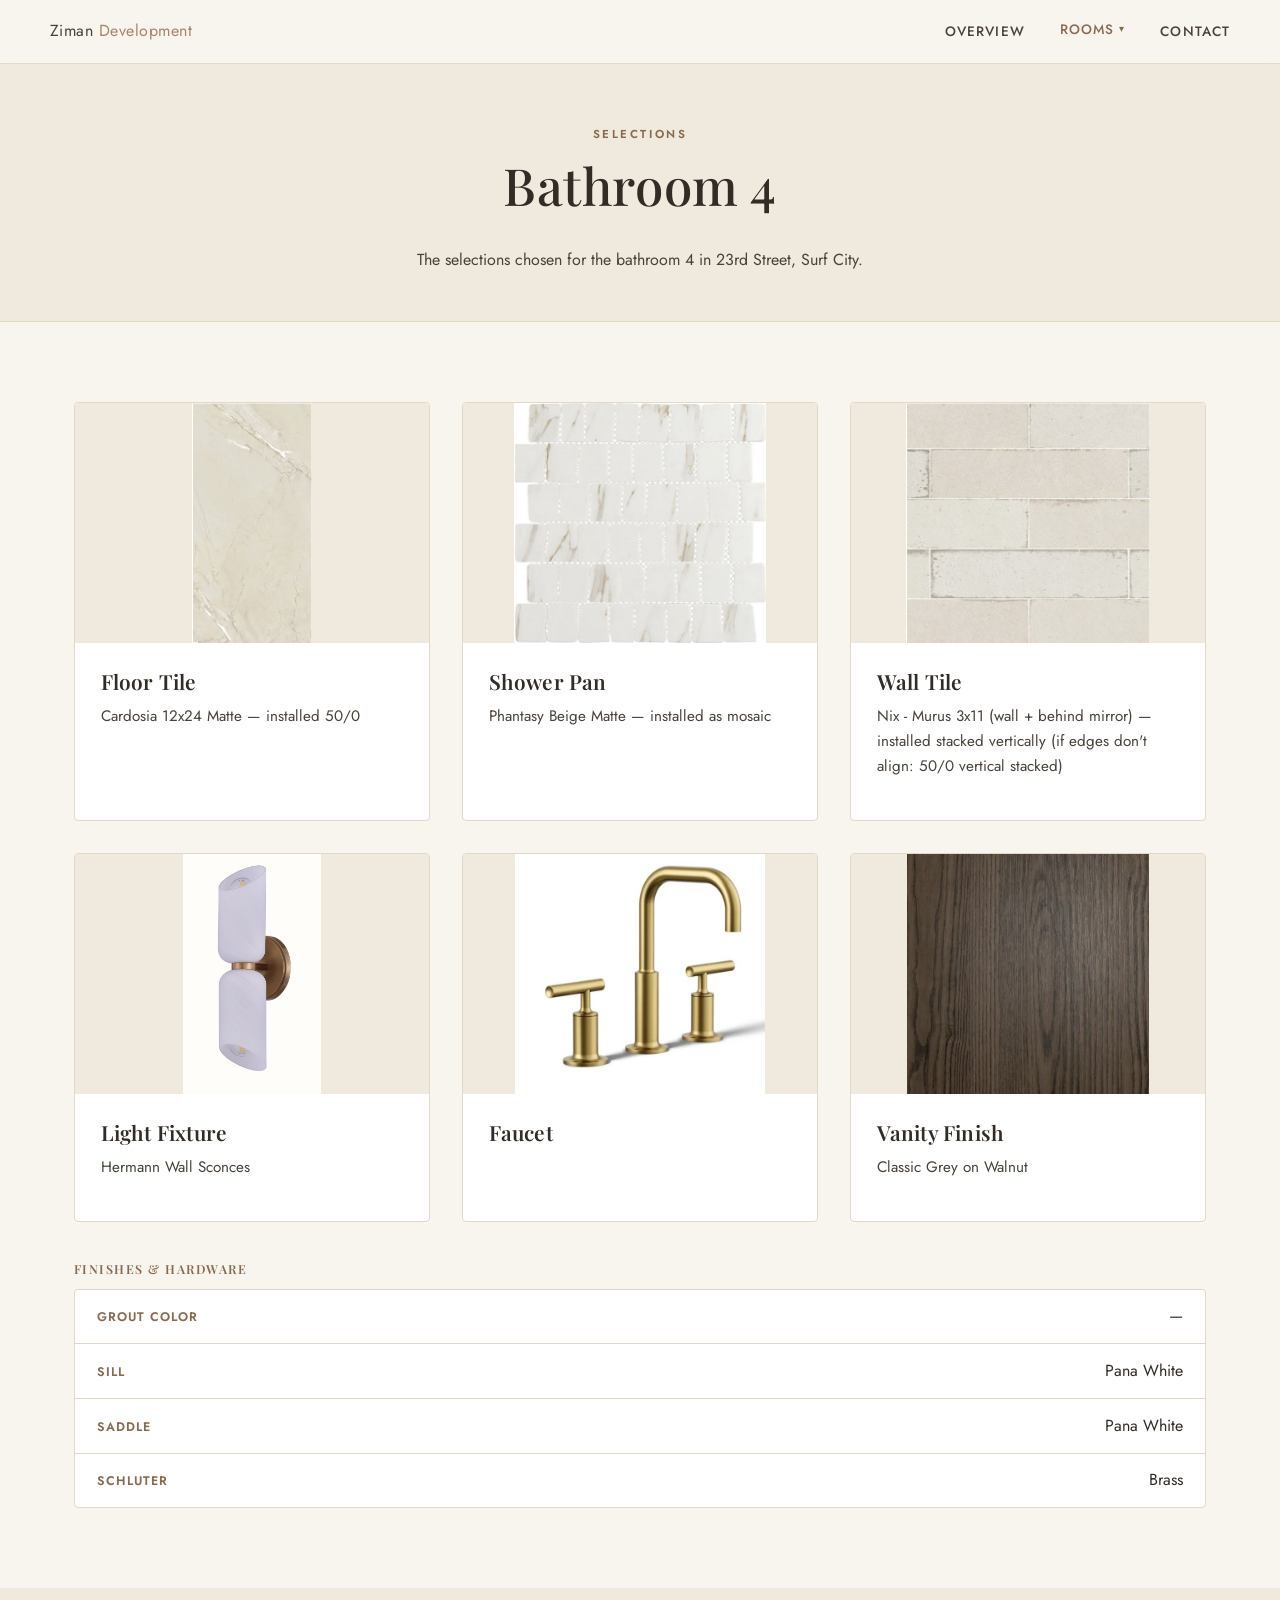
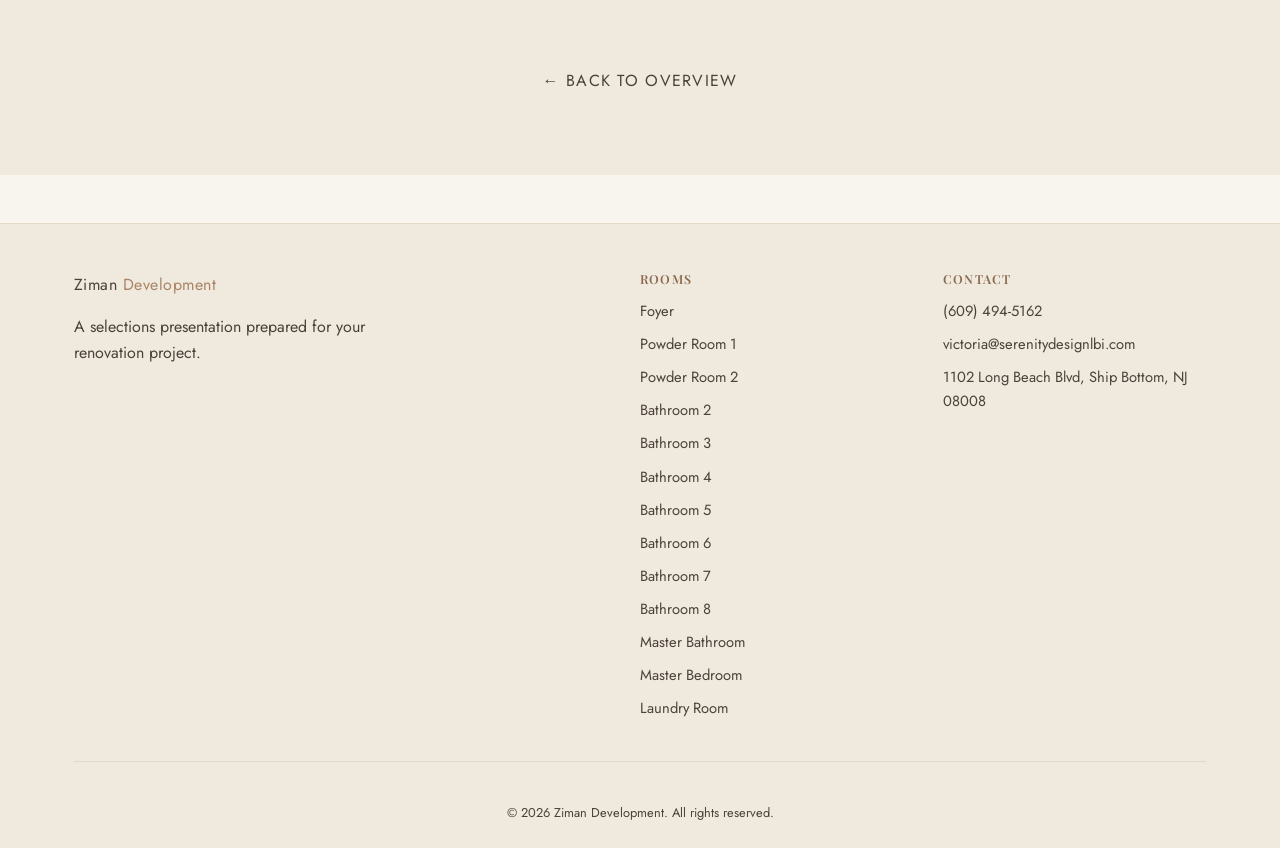
<file: bathroom-4.html>
<!doctype html>
<html lang="en">
<head>
<meta charset="utf-8">
<meta name="viewport" content="width=device-width, initial-scale=1">
<title>Serenity Design | Bathroom 4</title>
<link rel="preconnect" href="https://fonts.googleapis.com">
<link href="https://fonts.googleapis.com/css2?family=Playfair+Display:wght@500;600&family=Jost:wght@400;500;600&display=swap" rel="stylesheet">
<link rel="stylesheet" href="css/styles.css">
</head>
<body>
<header class="site-header">
  <div class="container nav">
    <a href="index.html" class="brand nav-link"><span data-site="brand-name">Serenity</span> <span class="accent" data-site="brand-accent">Design</span></a>
    <button class="nav-toggle" aria-label="Toggle navigation" aria-expanded="false">
      <span></span><span></span><span></span>
    </button>
    <ul class="nav-links">
      <li><a href="index.html" class="nav-link">Overview</a></li>
      <li class="nav-dropdown">
        <button type="button" class="nav-dropdown-toggle active" aria-expanded="false">Rooms</button>
        <ul class="nav-dropdown-menu">
          <li><a href="foyer.html" class="nav-link">Foyer</a></li>
          <li><a href="powder-room-1.html" class="nav-link">Powder Room 1</a></li>
          <li><a href="powder-room-2.html" class="nav-link">Powder Room 2</a></li>
          <li><a href="bathroom-2.html" class="nav-link">Bathroom 2</a></li>
          <li><a href="bathroom-3.html" class="nav-link">Bathroom 3</a></li>
          <li><a href="bathroom-4.html" class="nav-link active">Bathroom 4</a></li>
          <li><a href="bathroom-5.html" class="nav-link">Bathroom 5</a></li>
          <li><a href="bathroom-6.html" class="nav-link">Bathroom 6</a></li>
          <li><a href="bathroom-7.html" class="nav-link">Bathroom 7</a></li>
          <li><a href="bathroom-8.html" class="nav-link">Bathroom 8</a></li>
          <li><a href="master-bathroom.html" class="nav-link">Master Bathroom</a></li>
          <li><a href="master-bedroom.html" class="nav-link">Master Bedroom</a></li>
          <li><a href="laundry-room.html" class="nav-link">Laundry Room</a></li>
        </ul>
      </li>
      <li><a href="contact.html" class="nav-link">Contact</a></li>
    </ul>
  </div>
</header>

<main>
  <section class="page-hero">
    <div class="container">
      <span class="eyebrow">Selections</span>
      <h1>Bathroom 4</h1>
      <p>The selections chosen for the bathroom 4 in <span data-site="project-name">this project</span>.</p>
    </div>
  </section>
  <section class="section">
    <div class="container">
      <div class="grid grid--3" data-selections-category="bathroom-4"></div>
      <div class="finishes-wrap" data-finishes-wrap="bathroom-4" hidden>
        <h3 class="finishes-heading">Finishes &amp; Hardware</h3>
        <div class="finishes-list" data-finishes-category="bathroom-4"></div>
      </div>
    </div>
  </section>
  <section class="section section--alt" style="text-align:center;">
    <div class="container"><a href="index.html" class="btn nav-link">← Back to Overview</a></div>
  </section>
</main>

<footer class="site-footer">
  <div class="container">
    <div class="footer-grid">
      <div>
        <a href="index.html" class="brand nav-link"><span data-site="brand-name">Serenity</span> <span class="accent" data-site="brand-accent">Design</span></a>
        <p style="margin-top:1rem; max-width:320px;" data-site="tagline">A selections presentation prepared for your renovation project.</p>
      </div>
      <div>
        <h4>Rooms</h4>
        <ul class="footer-links">
          <li><a href="foyer.html" class="nav-link">Foyer</a></li>
          <li><a href="powder-room-1.html" class="nav-link">Powder Room 1</a></li>
          <li><a href="powder-room-2.html" class="nav-link">Powder Room 2</a></li>
          <li><a href="bathroom-2.html" class="nav-link">Bathroom 2</a></li>
          <li><a href="bathroom-3.html" class="nav-link">Bathroom 3</a></li>
          <li><a href="bathroom-4.html" class="nav-link">Bathroom 4</a></li>
          <li><a href="bathroom-5.html" class="nav-link">Bathroom 5</a></li>
          <li><a href="bathroom-6.html" class="nav-link">Bathroom 6</a></li>
          <li><a href="bathroom-7.html" class="nav-link">Bathroom 7</a></li>
          <li><a href="bathroom-8.html" class="nav-link">Bathroom 8</a></li>
          <li><a href="master-bathroom.html" class="nav-link">Master Bathroom</a></li>
          <li><a href="master-bedroom.html" class="nav-link">Master Bedroom</a></li>
          <li><a href="laundry-room.html" class="nav-link">Laundry Room</a></li>
        </ul>
      </div>
      <div>
        <h4>Contact</h4>
        <ul class="footer-links">
          <li><a href="#" data-site-link="phone" data-site="phone">(555) 123-4567</a></li>
          <li><a href="#" data-site-link="email" data-site="email">victoria@serenitydesignlbi.com</a></li>
          <li><span data-site="address">1102 Long Beach Blvd, Ship Bottom, NJ 08008</span></li>
        </ul>
      </div>
    </div>
    <div class="footer-bottom">
      <div class="footer-social">
        <a href="#" data-site-social="instagram" hidden>Instagram</a>
        <a href="#" data-site-social="pinterest" hidden>Pinterest</a>
        <a href="#" data-site-social="facebook" hidden>Facebook</a>
      </div>
      &copy; <span data-site="year">2026</span> <span data-site="brand-name">Serenity</span> <span data-site="brand-accent">Design</span>. All rights reserved.
    </div>
  </div>
</footer>

<script src="js/config.js"></script>
<script src="js/selections-data.js"></script>
<script src="js/main.js"></script>
</body>
</html>
</file>
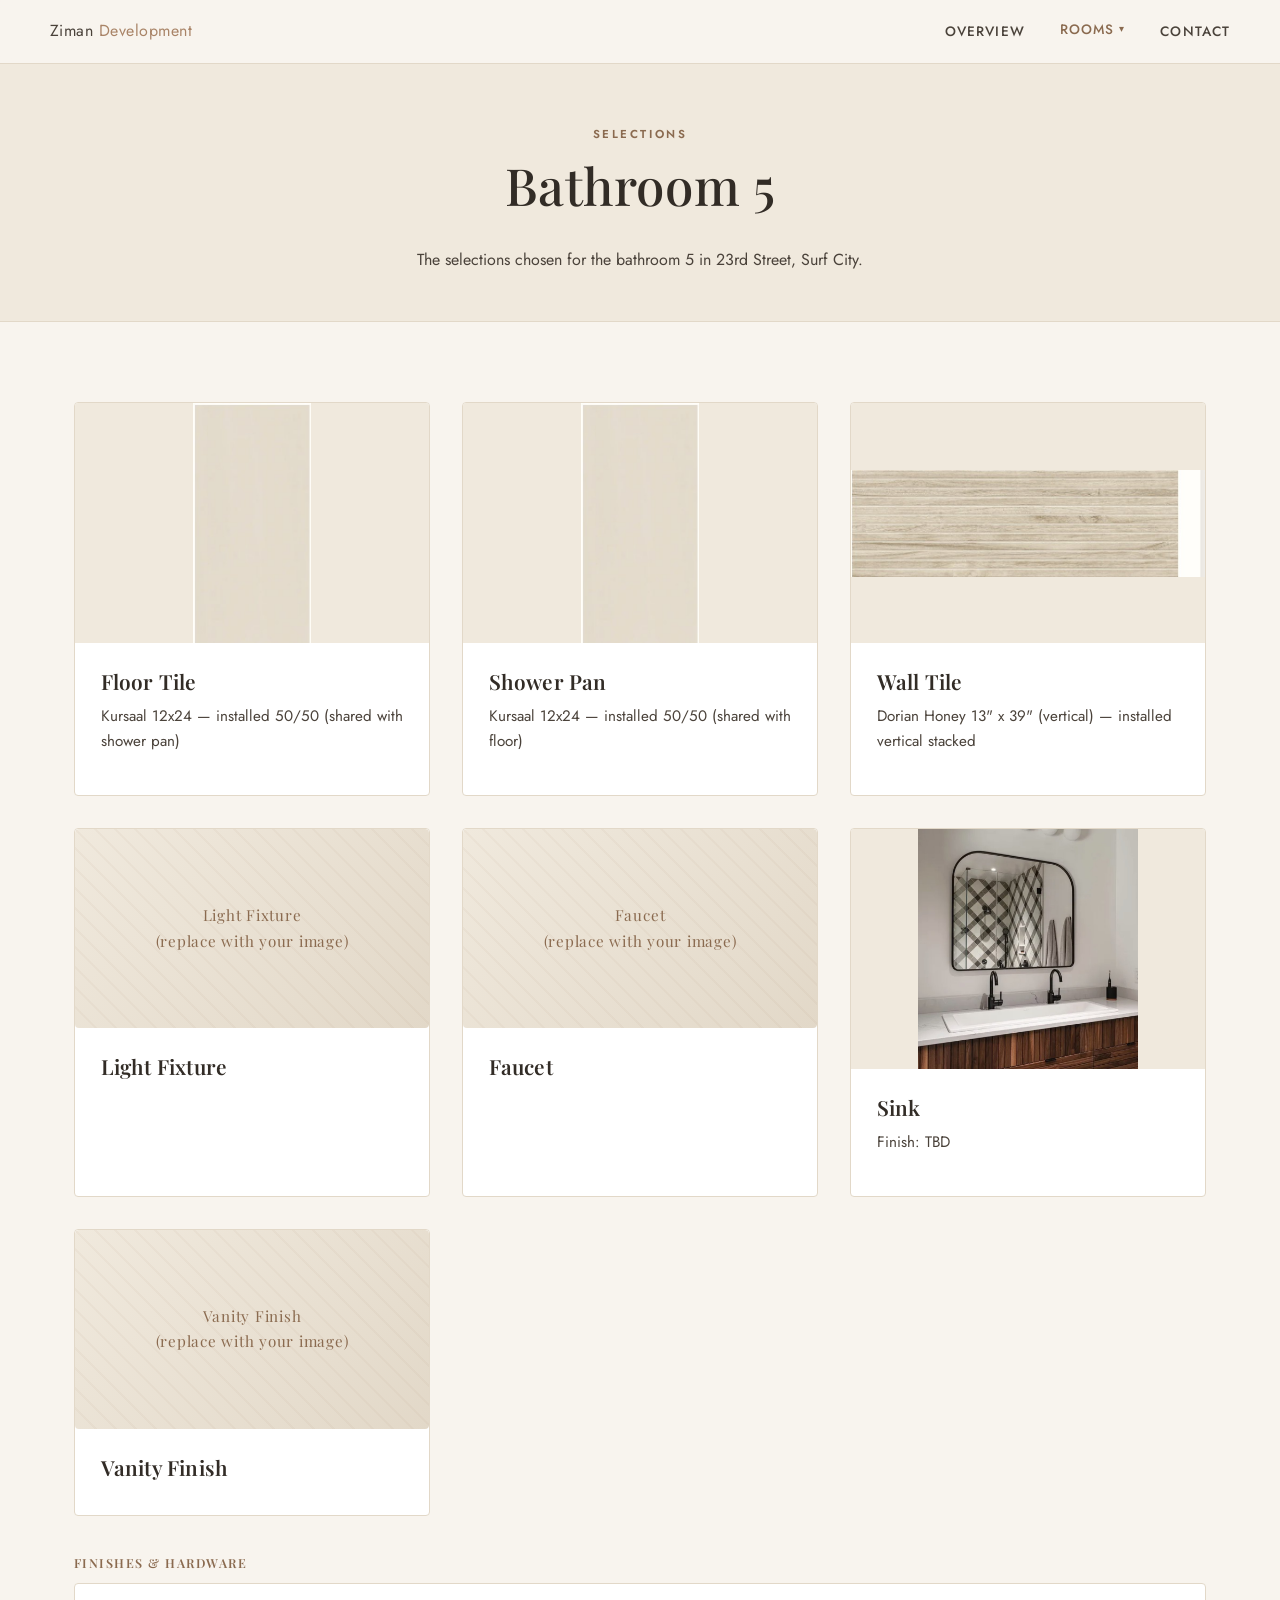
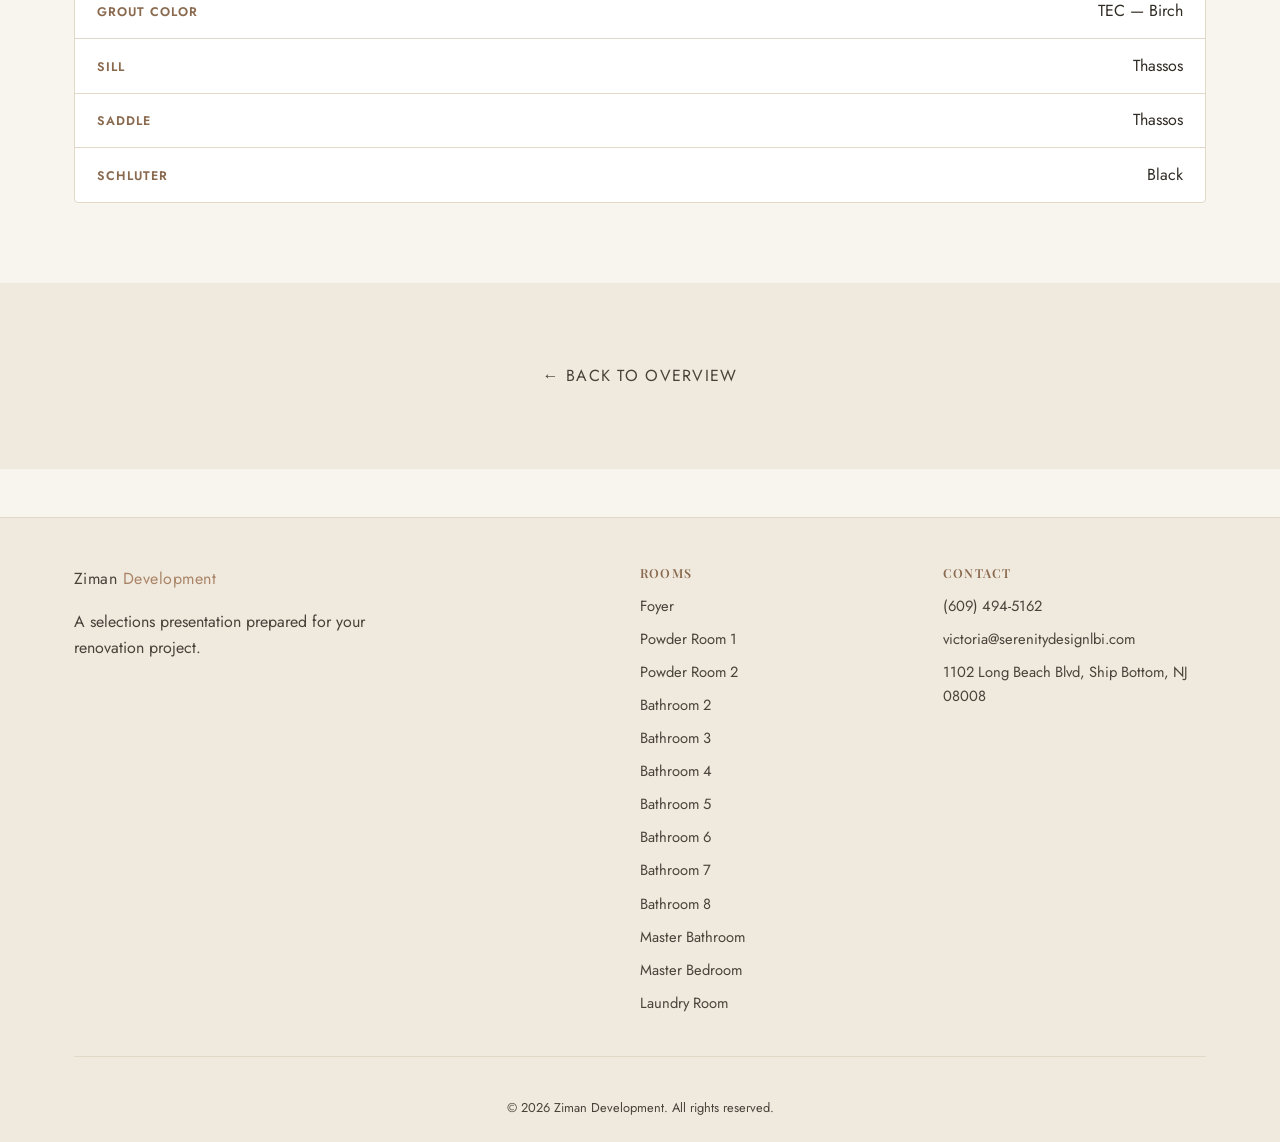
<file: bathroom-5.html>
<!doctype html>
<html lang="en">
<head>
<meta charset="utf-8">
<meta name="viewport" content="width=device-width, initial-scale=1">
<title>Serenity Design | Bathroom 5</title>
<link rel="preconnect" href="https://fonts.googleapis.com">
<link href="https://fonts.googleapis.com/css2?family=Playfair+Display:wght@500;600&family=Jost:wght@400;500;600&display=swap" rel="stylesheet">
<link rel="stylesheet" href="css/styles.css">
</head>
<body>
<header class="site-header">
  <div class="container nav">
    <a href="index.html" class="brand nav-link"><span data-site="brand-name">Serenity</span> <span class="accent" data-site="brand-accent">Design</span></a>
    <button class="nav-toggle" aria-label="Toggle navigation" aria-expanded="false">
      <span></span><span></span><span></span>
    </button>
    <ul class="nav-links">
      <li><a href="index.html" class="nav-link">Overview</a></li>
      <li class="nav-dropdown">
        <button type="button" class="nav-dropdown-toggle active" aria-expanded="false">Rooms</button>
        <ul class="nav-dropdown-menu">
          <li><a href="foyer.html" class="nav-link">Foyer</a></li>
          <li><a href="powder-room-1.html" class="nav-link">Powder Room 1</a></li>
          <li><a href="powder-room-2.html" class="nav-link">Powder Room 2</a></li>
          <li><a href="bathroom-2.html" class="nav-link">Bathroom 2</a></li>
          <li><a href="bathroom-3.html" class="nav-link">Bathroom 3</a></li>
          <li><a href="bathroom-4.html" class="nav-link">Bathroom 4</a></li>
          <li><a href="bathroom-5.html" class="nav-link active">Bathroom 5</a></li>
          <li><a href="bathroom-6.html" class="nav-link">Bathroom 6</a></li>
          <li><a href="bathroom-7.html" class="nav-link">Bathroom 7</a></li>
          <li><a href="bathroom-8.html" class="nav-link">Bathroom 8</a></li>
          <li><a href="master-bathroom.html" class="nav-link">Master Bathroom</a></li>
          <li><a href="master-bedroom.html" class="nav-link">Master Bedroom</a></li>
          <li><a href="laundry-room.html" class="nav-link">Laundry Room</a></li>
        </ul>
      </li>
      <li><a href="contact.html" class="nav-link">Contact</a></li>
    </ul>
  </div>
</header>

<main>
  <section class="page-hero">
    <div class="container">
      <span class="eyebrow">Selections</span>
      <h1>Bathroom 5</h1>
      <p>The selections chosen for the bathroom 5 in <span data-site="project-name">this project</span>.</p>
    </div>
  </section>
  <section class="section">
    <div class="container">
      <div class="grid grid--3" data-selections-category="bathroom-5"></div>
      <div class="finishes-wrap" data-finishes-wrap="bathroom-5" hidden>
        <h3 class="finishes-heading">Finishes &amp; Hardware</h3>
        <div class="finishes-list" data-finishes-category="bathroom-5"></div>
      </div>
    </div>
  </section>
  <section class="section section--alt" style="text-align:center;">
    <div class="container"><a href="index.html" class="btn nav-link">← Back to Overview</a></div>
  </section>
</main>

<footer class="site-footer">
  <div class="container">
    <div class="footer-grid">
      <div>
        <a href="index.html" class="brand nav-link"><span data-site="brand-name">Serenity</span> <span class="accent" data-site="brand-accent">Design</span></a>
        <p style="margin-top:1rem; max-width:320px;" data-site="tagline">A selections presentation prepared for your renovation project.</p>
      </div>
      <div>
        <h4>Rooms</h4>
        <ul class="footer-links">
          <li><a href="foyer.html" class="nav-link">Foyer</a></li>
          <li><a href="powder-room-1.html" class="nav-link">Powder Room 1</a></li>
          <li><a href="powder-room-2.html" class="nav-link">Powder Room 2</a></li>
          <li><a href="bathroom-2.html" class="nav-link">Bathroom 2</a></li>
          <li><a href="bathroom-3.html" class="nav-link">Bathroom 3</a></li>
          <li><a href="bathroom-4.html" class="nav-link">Bathroom 4</a></li>
          <li><a href="bathroom-5.html" class="nav-link">Bathroom 5</a></li>
          <li><a href="bathroom-6.html" class="nav-link">Bathroom 6</a></li>
          <li><a href="bathroom-7.html" class="nav-link">Bathroom 7</a></li>
          <li><a href="bathroom-8.html" class="nav-link">Bathroom 8</a></li>
          <li><a href="master-bathroom.html" class="nav-link">Master Bathroom</a></li>
          <li><a href="master-bedroom.html" class="nav-link">Master Bedroom</a></li>
          <li><a href="laundry-room.html" class="nav-link">Laundry Room</a></li>
        </ul>
      </div>
      <div>
        <h4>Contact</h4>
        <ul class="footer-links">
          <li><a href="#" data-site-link="phone" data-site="phone">(555) 123-4567</a></li>
          <li><a href="#" data-site-link="email" data-site="email">victoria@serenitydesignlbi.com</a></li>
          <li><span data-site="address">1102 Long Beach Blvd, Ship Bottom, NJ 08008</span></li>
        </ul>
      </div>
    </div>
    <div class="footer-bottom">
      <div class="footer-social">
        <a href="#" data-site-social="instagram" hidden>Instagram</a>
        <a href="#" data-site-social="pinterest" hidden>Pinterest</a>
        <a href="#" data-site-social="facebook" hidden>Facebook</a>
      </div>
      &copy; <span data-site="year">2026</span> <span data-site="brand-name">Serenity</span> <span data-site="brand-accent">Design</span>. All rights reserved.
    </div>
  </div>
</footer>

<script src="js/config.js"></script>
<script src="js/selections-data.js"></script>
<script src="js/main.js"></script>
</body>
</html>
</file>
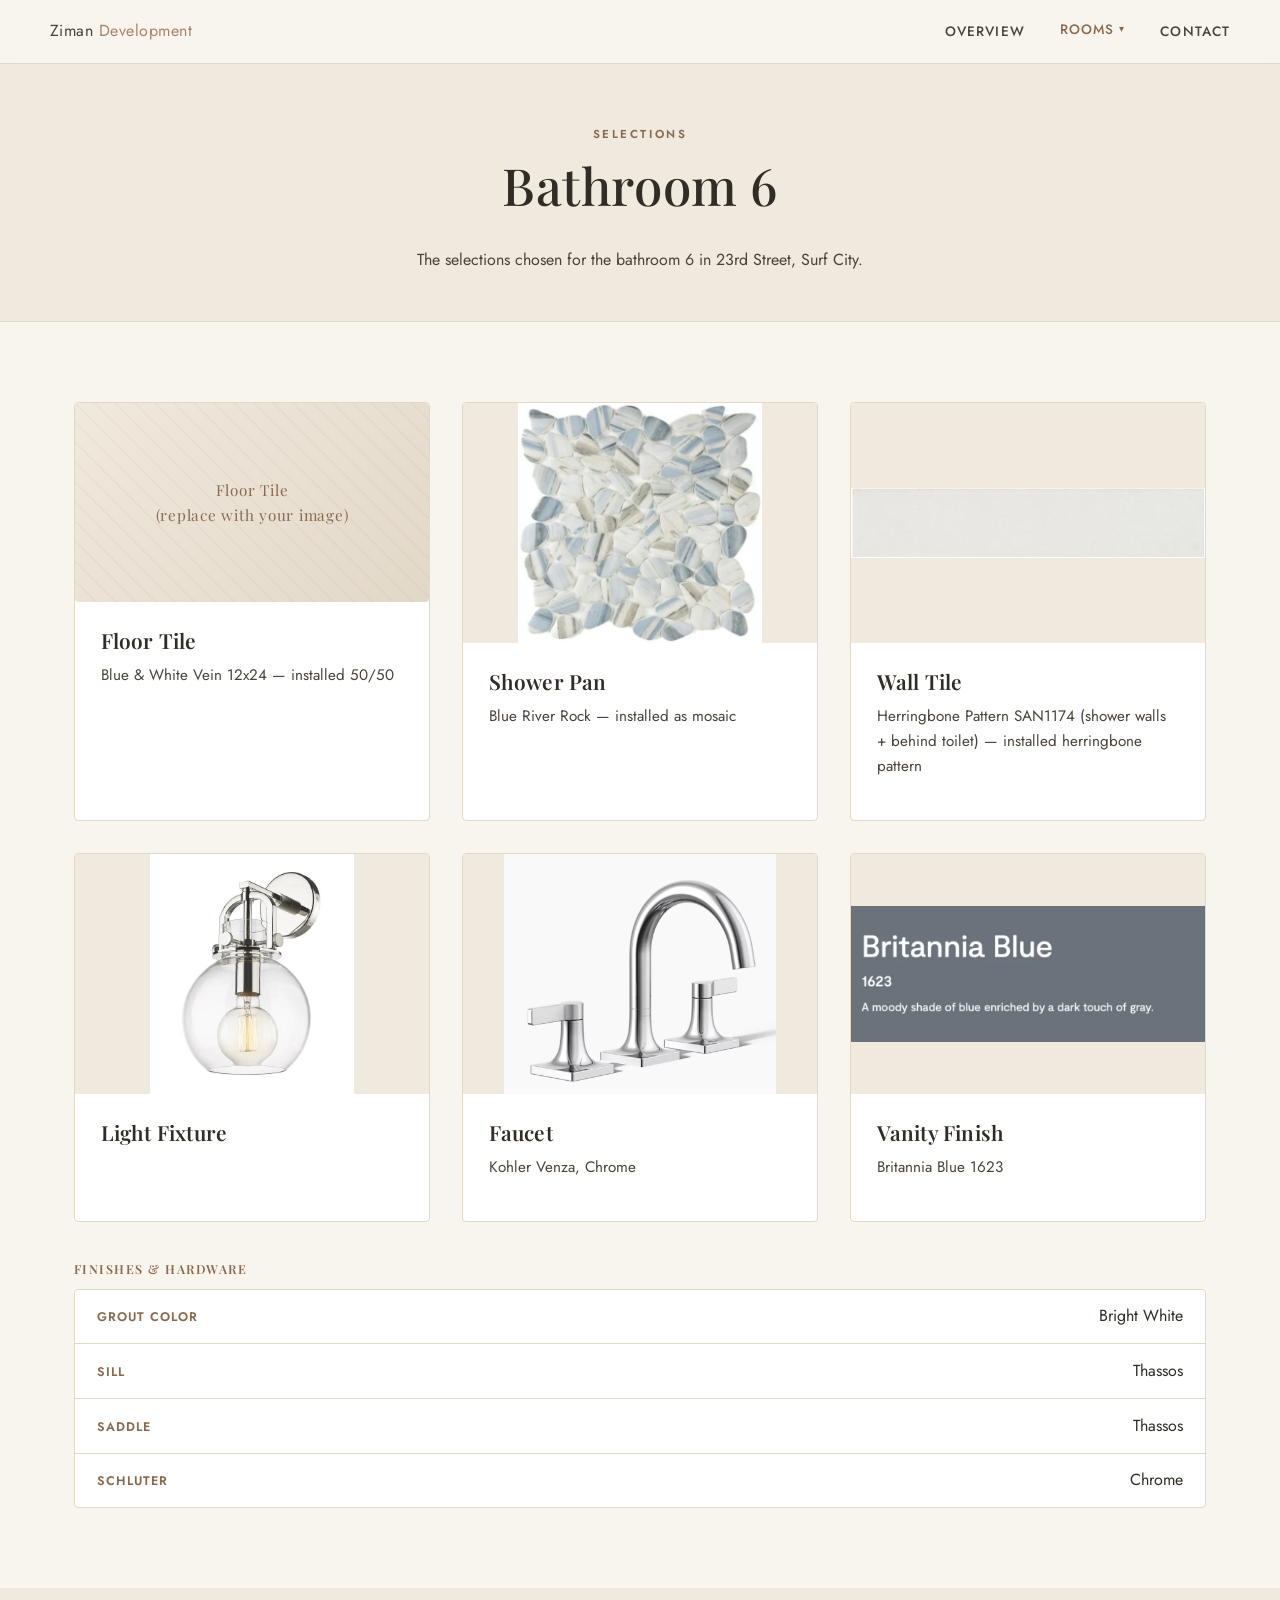
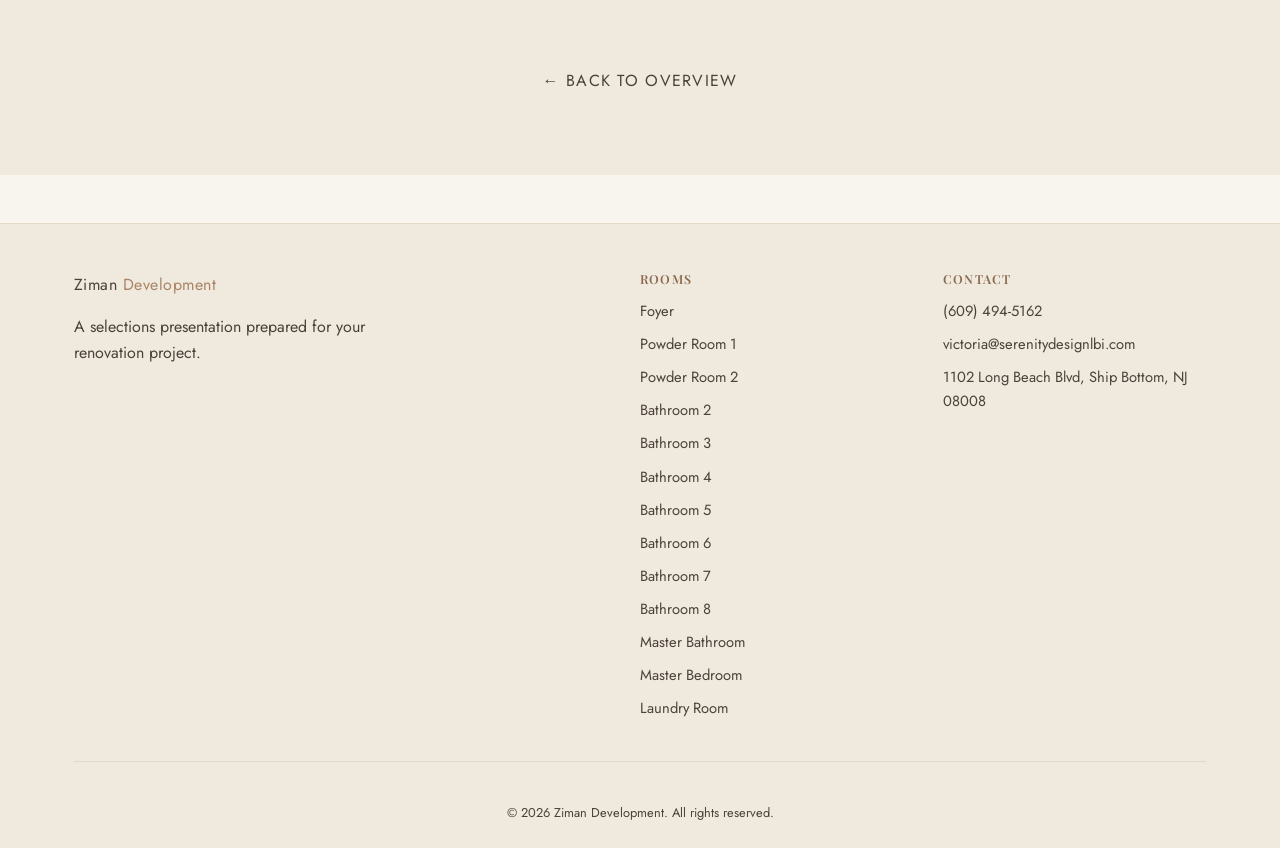
<file: bathroom-6.html>
<!doctype html>
<html lang="en">
<head>
<meta charset="utf-8">
<meta name="viewport" content="width=device-width, initial-scale=1">
<title>Serenity Design | Bathroom 6</title>
<link rel="preconnect" href="https://fonts.googleapis.com">
<link href="https://fonts.googleapis.com/css2?family=Playfair+Display:wght@500;600&family=Jost:wght@400;500;600&display=swap" rel="stylesheet">
<link rel="stylesheet" href="css/styles.css">
</head>
<body>
<header class="site-header">
  <div class="container nav">
    <a href="index.html" class="brand nav-link"><span data-site="brand-name">Serenity</span> <span class="accent" data-site="brand-accent">Design</span></a>
    <button class="nav-toggle" aria-label="Toggle navigation" aria-expanded="false">
      <span></span><span></span><span></span>
    </button>
    <ul class="nav-links">
      <li><a href="index.html" class="nav-link">Overview</a></li>
      <li class="nav-dropdown">
        <button type="button" class="nav-dropdown-toggle active" aria-expanded="false">Rooms</button>
        <ul class="nav-dropdown-menu">
          <li><a href="foyer.html" class="nav-link">Foyer</a></li>
          <li><a href="powder-room-1.html" class="nav-link">Powder Room 1</a></li>
          <li><a href="powder-room-2.html" class="nav-link">Powder Room 2</a></li>
          <li><a href="bathroom-2.html" class="nav-link">Bathroom 2</a></li>
          <li><a href="bathroom-3.html" class="nav-link">Bathroom 3</a></li>
          <li><a href="bathroom-4.html" class="nav-link">Bathroom 4</a></li>
          <li><a href="bathroom-5.html" class="nav-link">Bathroom 5</a></li>
          <li><a href="bathroom-6.html" class="nav-link active">Bathroom 6</a></li>
          <li><a href="bathroom-7.html" class="nav-link">Bathroom 7</a></li>
          <li><a href="bathroom-8.html" class="nav-link">Bathroom 8</a></li>
          <li><a href="master-bathroom.html" class="nav-link">Master Bathroom</a></li>
          <li><a href="master-bedroom.html" class="nav-link">Master Bedroom</a></li>
          <li><a href="laundry-room.html" class="nav-link">Laundry Room</a></li>
        </ul>
      </li>
      <li><a href="contact.html" class="nav-link">Contact</a></li>
    </ul>
  </div>
</header>

<main>
  <section class="page-hero">
    <div class="container">
      <span class="eyebrow">Selections</span>
      <h1>Bathroom 6</h1>
      <p>The selections chosen for the bathroom 6 in <span data-site="project-name">this project</span>.</p>
    </div>
  </section>
  <section class="section">
    <div class="container">
      <div class="grid grid--3" data-selections-category="bathroom-6"></div>
      <div class="finishes-wrap" data-finishes-wrap="bathroom-6" hidden>
        <h3 class="finishes-heading">Finishes &amp; Hardware</h3>
        <div class="finishes-list" data-finishes-category="bathroom-6"></div>
      </div>
    </div>
  </section>
  <section class="section section--alt" style="text-align:center;">
    <div class="container"><a href="index.html" class="btn nav-link">← Back to Overview</a></div>
  </section>
</main>

<footer class="site-footer">
  <div class="container">
    <div class="footer-grid">
      <div>
        <a href="index.html" class="brand nav-link"><span data-site="brand-name">Serenity</span> <span class="accent" data-site="brand-accent">Design</span></a>
        <p style="margin-top:1rem; max-width:320px;" data-site="tagline">A selections presentation prepared for your renovation project.</p>
      </div>
      <div>
        <h4>Rooms</h4>
        <ul class="footer-links">
          <li><a href="foyer.html" class="nav-link">Foyer</a></li>
          <li><a href="powder-room-1.html" class="nav-link">Powder Room 1</a></li>
          <li><a href="powder-room-2.html" class="nav-link">Powder Room 2</a></li>
          <li><a href="bathroom-2.html" class="nav-link">Bathroom 2</a></li>
          <li><a href="bathroom-3.html" class="nav-link">Bathroom 3</a></li>
          <li><a href="bathroom-4.html" class="nav-link">Bathroom 4</a></li>
          <li><a href="bathroom-5.html" class="nav-link">Bathroom 5</a></li>
          <li><a href="bathroom-6.html" class="nav-link">Bathroom 6</a></li>
          <li><a href="bathroom-7.html" class="nav-link">Bathroom 7</a></li>
          <li><a href="bathroom-8.html" class="nav-link">Bathroom 8</a></li>
          <li><a href="master-bathroom.html" class="nav-link">Master Bathroom</a></li>
          <li><a href="master-bedroom.html" class="nav-link">Master Bedroom</a></li>
          <li><a href="laundry-room.html" class="nav-link">Laundry Room</a></li>
        </ul>
      </div>
      <div>
        <h4>Contact</h4>
        <ul class="footer-links">
          <li><a href="#" data-site-link="phone" data-site="phone">(555) 123-4567</a></li>
          <li><a href="#" data-site-link="email" data-site="email">victoria@serenitydesignlbi.com</a></li>
          <li><span data-site="address">1102 Long Beach Blvd, Ship Bottom, NJ 08008</span></li>
        </ul>
      </div>
    </div>
    <div class="footer-bottom">
      <div class="footer-social">
        <a href="#" data-site-social="instagram" hidden>Instagram</a>
        <a href="#" data-site-social="pinterest" hidden>Pinterest</a>
        <a href="#" data-site-social="facebook" hidden>Facebook</a>
      </div>
      &copy; <span data-site="year">2026</span> <span data-site="brand-name">Serenity</span> <span data-site="brand-accent">Design</span>. All rights reserved.
    </div>
  </div>
</footer>

<script src="js/config.js"></script>
<script src="js/selections-data.js"></script>
<script src="js/main.js"></script>
</body>
</html>
</file>
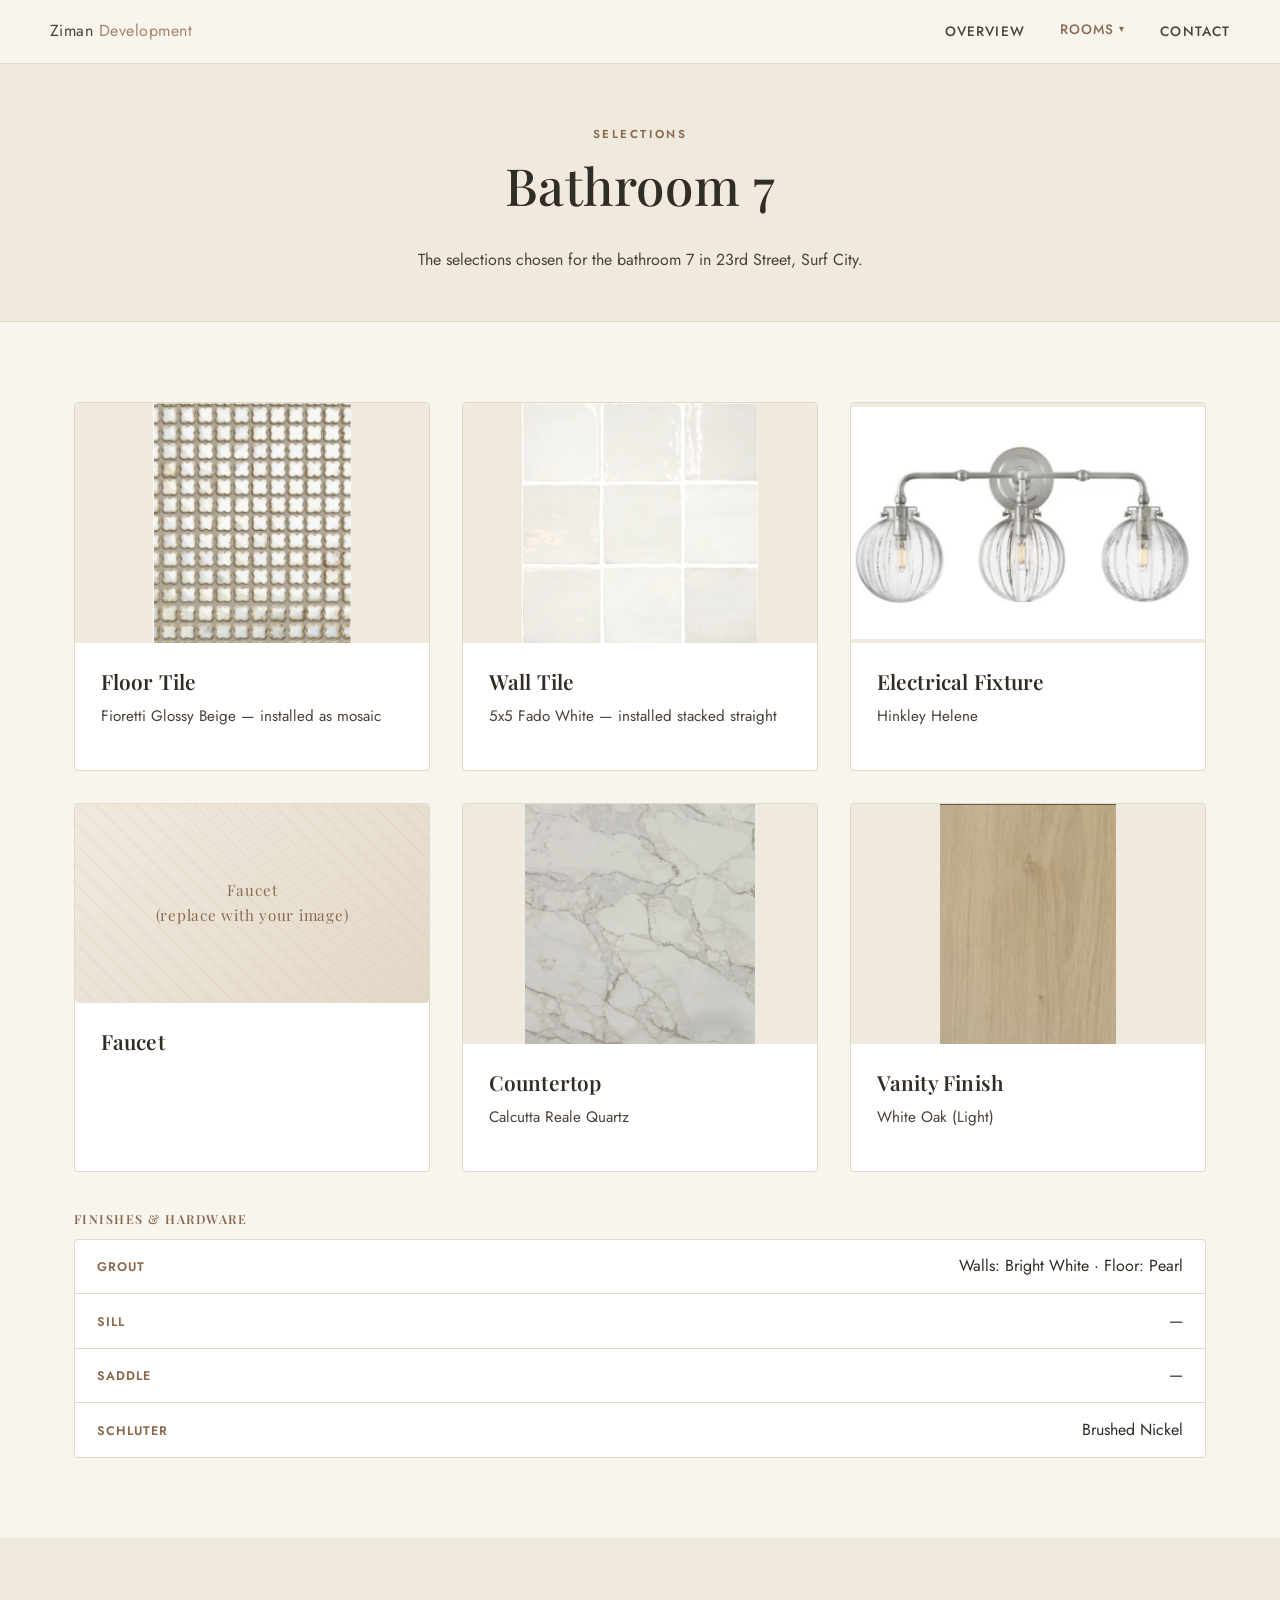
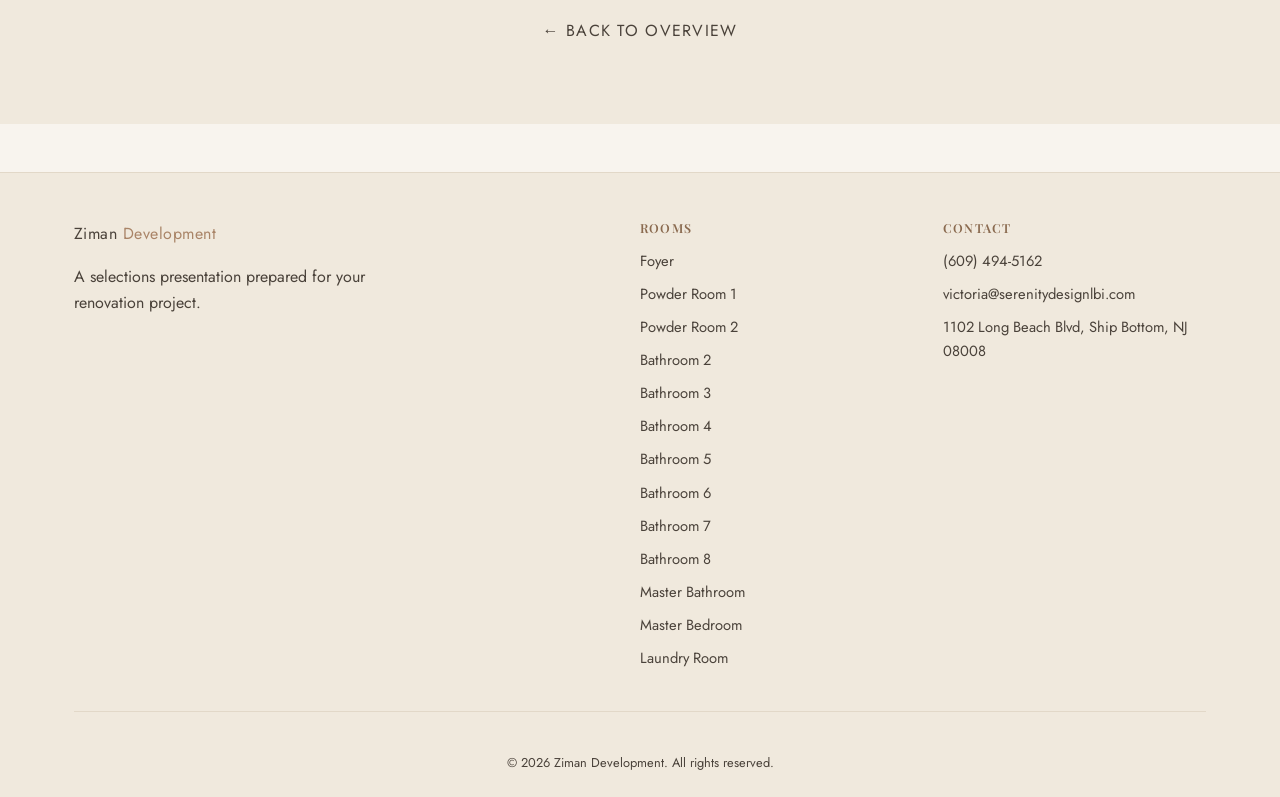
<file: bathroom-7.html>
<!doctype html>
<html lang="en">
<head>
<meta charset="utf-8">
<meta name="viewport" content="width=device-width, initial-scale=1">
<title>Serenity Design | Bathroom 7</title>
<link rel="preconnect" href="https://fonts.googleapis.com">
<link href="https://fonts.googleapis.com/css2?family=Playfair+Display:wght@500;600&family=Jost:wght@400;500;600&display=swap" rel="stylesheet">
<link rel="stylesheet" href="css/styles.css">
</head>
<body>
<header class="site-header">
  <div class="container nav">
    <a href="index.html" class="brand nav-link"><span data-site="brand-name">Serenity</span> <span class="accent" data-site="brand-accent">Design</span></a>
    <button class="nav-toggle" aria-label="Toggle navigation" aria-expanded="false">
      <span></span><span></span><span></span>
    </button>
    <ul class="nav-links">
      <li><a href="index.html" class="nav-link">Overview</a></li>
      <li class="nav-dropdown">
        <button type="button" class="nav-dropdown-toggle active" aria-expanded="false">Rooms</button>
        <ul class="nav-dropdown-menu">
          <li><a href="foyer.html" class="nav-link">Foyer</a></li>
          <li><a href="powder-room-1.html" class="nav-link">Powder Room 1</a></li>
          <li><a href="powder-room-2.html" class="nav-link">Powder Room 2</a></li>
          <li><a href="bathroom-2.html" class="nav-link">Bathroom 2</a></li>
          <li><a href="bathroom-3.html" class="nav-link">Bathroom 3</a></li>
          <li><a href="bathroom-4.html" class="nav-link">Bathroom 4</a></li>
          <li><a href="bathroom-5.html" class="nav-link">Bathroom 5</a></li>
          <li><a href="bathroom-6.html" class="nav-link">Bathroom 6</a></li>
          <li><a href="bathroom-7.html" class="nav-link active">Bathroom 7</a></li>
          <li><a href="bathroom-8.html" class="nav-link">Bathroom 8</a></li>
          <li><a href="master-bathroom.html" class="nav-link">Master Bathroom</a></li>
          <li><a href="master-bedroom.html" class="nav-link">Master Bedroom</a></li>
          <li><a href="laundry-room.html" class="nav-link">Laundry Room</a></li>
        </ul>
      </li>
      <li><a href="contact.html" class="nav-link">Contact</a></li>
    </ul>
  </div>
</header>

<main>
  <section class="page-hero">
    <div class="container">
      <span class="eyebrow">Selections</span>
      <h1>Bathroom 7</h1>
      <p>The selections chosen for the bathroom 7 in <span data-site="project-name">this project</span>.</p>
    </div>
  </section>
  <section class="section">
    <div class="container">
      <div class="grid grid--3" data-selections-category="bathroom-7"></div>
      <div class="finishes-wrap" data-finishes-wrap="bathroom-7" hidden>
        <h3 class="finishes-heading">Finishes &amp; Hardware</h3>
        <div class="finishes-list" data-finishes-category="bathroom-7"></div>
      </div>
    </div>
  </section>
  <section class="section section--alt" style="text-align:center;">
    <div class="container"><a href="index.html" class="btn nav-link">← Back to Overview</a></div>
  </section>
</main>

<footer class="site-footer">
  <div class="container">
    <div class="footer-grid">
      <div>
        <a href="index.html" class="brand nav-link"><span data-site="brand-name">Serenity</span> <span class="accent" data-site="brand-accent">Design</span></a>
        <p style="margin-top:1rem; max-width:320px;" data-site="tagline">A selections presentation prepared for your renovation project.</p>
      </div>
      <div>
        <h4>Rooms</h4>
        <ul class="footer-links">
          <li><a href="foyer.html" class="nav-link">Foyer</a></li>
          <li><a href="powder-room-1.html" class="nav-link">Powder Room 1</a></li>
          <li><a href="powder-room-2.html" class="nav-link">Powder Room 2</a></li>
          <li><a href="bathroom-2.html" class="nav-link">Bathroom 2</a></li>
          <li><a href="bathroom-3.html" class="nav-link">Bathroom 3</a></li>
          <li><a href="bathroom-4.html" class="nav-link">Bathroom 4</a></li>
          <li><a href="bathroom-5.html" class="nav-link">Bathroom 5</a></li>
          <li><a href="bathroom-6.html" class="nav-link">Bathroom 6</a></li>
          <li><a href="bathroom-7.html" class="nav-link">Bathroom 7</a></li>
          <li><a href="bathroom-8.html" class="nav-link">Bathroom 8</a></li>
          <li><a href="master-bathroom.html" class="nav-link">Master Bathroom</a></li>
          <li><a href="master-bedroom.html" class="nav-link">Master Bedroom</a></li>
          <li><a href="laundry-room.html" class="nav-link">Laundry Room</a></li>
        </ul>
      </div>
      <div>
        <h4>Contact</h4>
        <ul class="footer-links">
          <li><a href="#" data-site-link="phone" data-site="phone">(555) 123-4567</a></li>
          <li><a href="#" data-site-link="email" data-site="email">victoria@serenitydesignlbi.com</a></li>
          <li><span data-site="address">1102 Long Beach Blvd, Ship Bottom, NJ 08008</span></li>
        </ul>
      </div>
    </div>
    <div class="footer-bottom">
      <div class="footer-social">
        <a href="#" data-site-social="instagram" hidden>Instagram</a>
        <a href="#" data-site-social="pinterest" hidden>Pinterest</a>
        <a href="#" data-site-social="facebook" hidden>Facebook</a>
      </div>
      &copy; <span data-site="year">2026</span> <span data-site="brand-name">Serenity</span> <span data-site="brand-accent">Design</span>. All rights reserved.
    </div>
  </div>
</footer>

<script src="js/config.js"></script>
<script src="js/selections-data.js"></script>
<script src="js/main.js"></script>
</body>
</html>
</file>
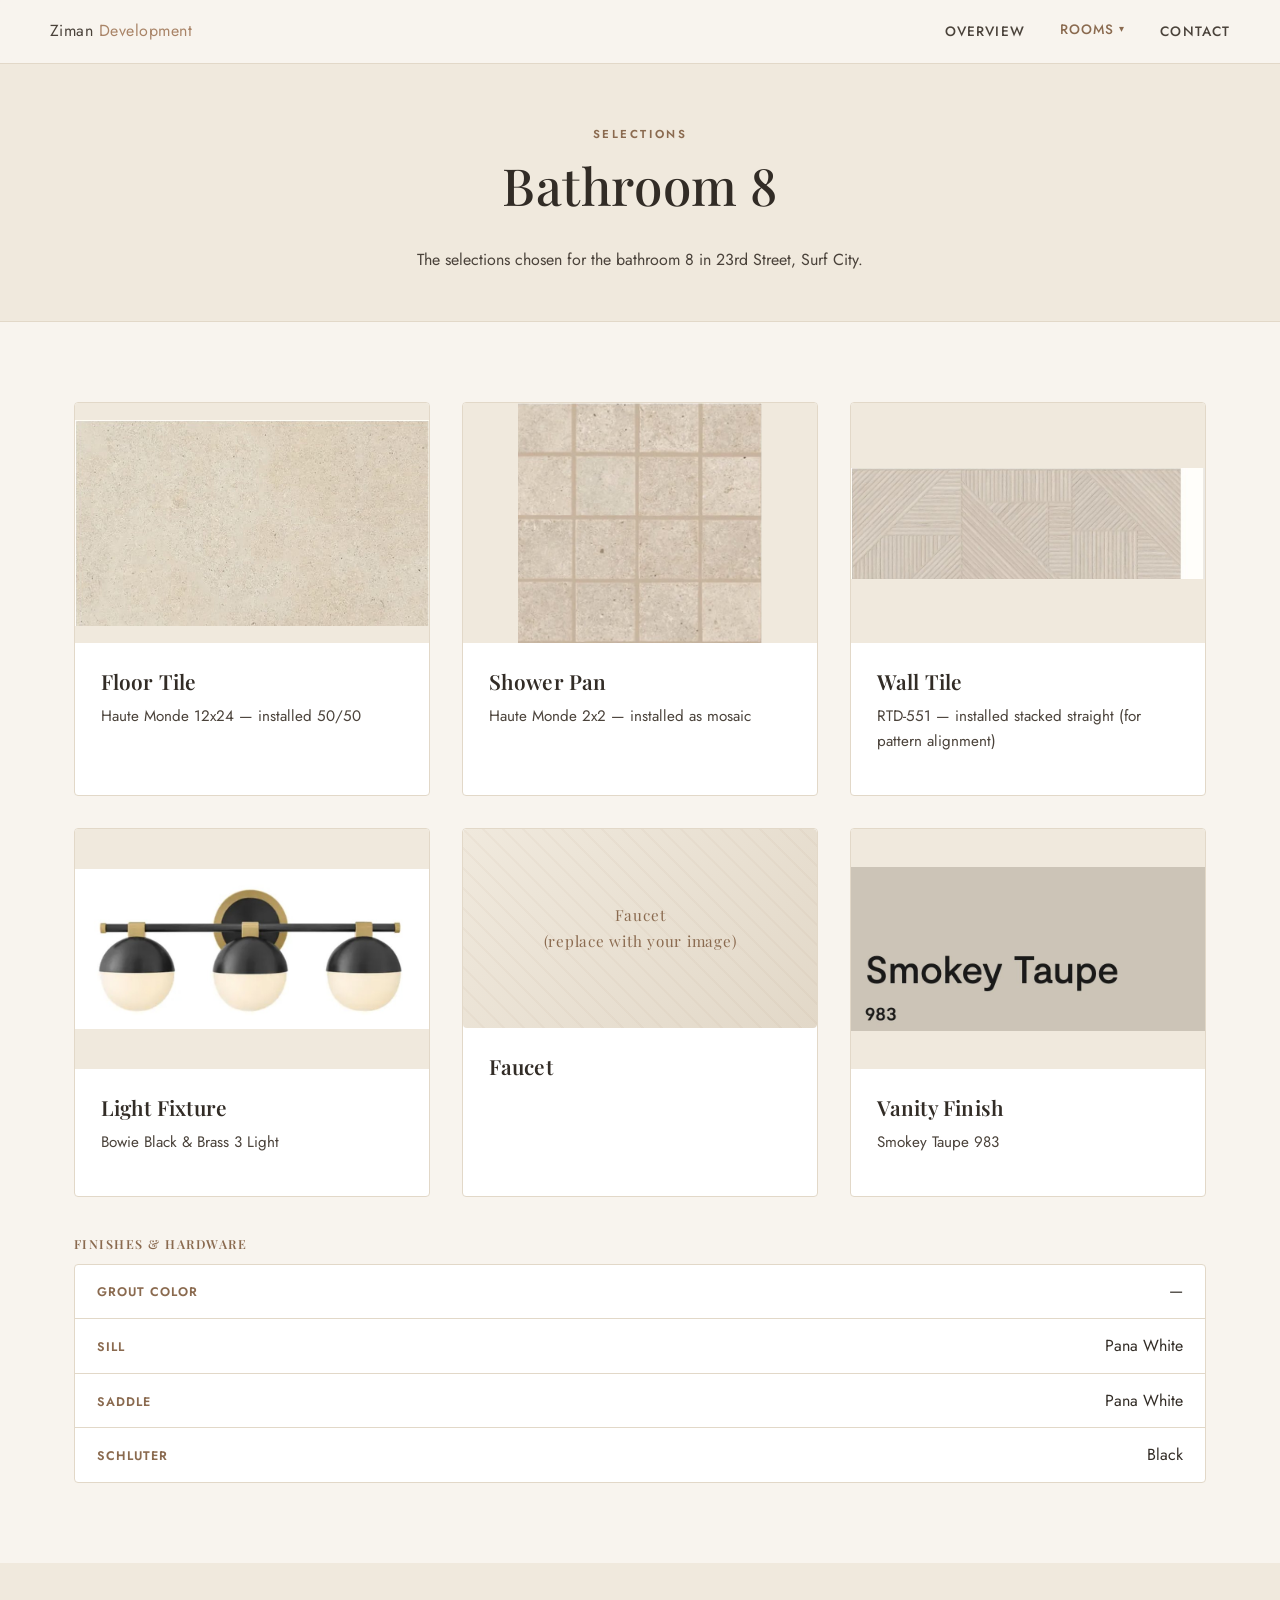
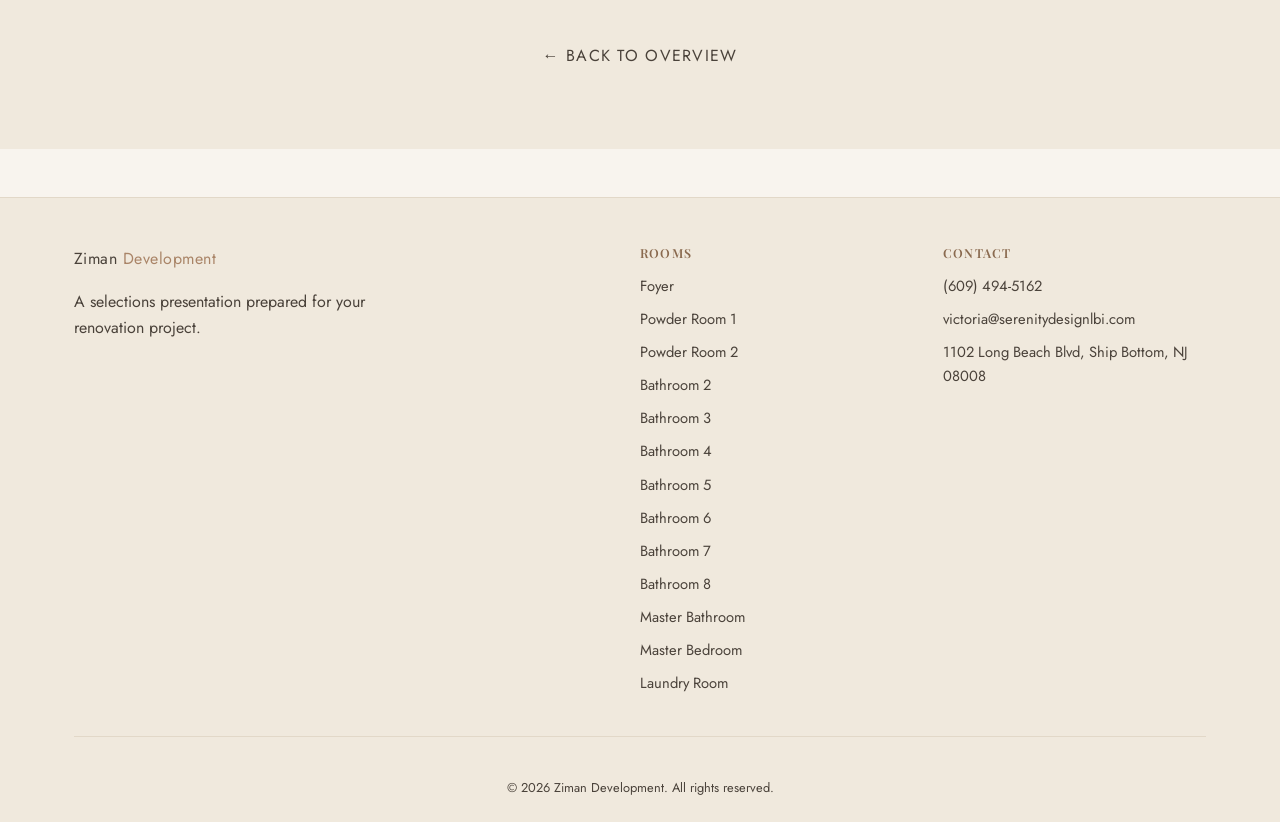
<file: bathroom-8.html>
<!doctype html>
<html lang="en">
<head>
<meta charset="utf-8">
<meta name="viewport" content="width=device-width, initial-scale=1">
<title>Serenity Design | Bathroom 8</title>
<link rel="preconnect" href="https://fonts.googleapis.com">
<link href="https://fonts.googleapis.com/css2?family=Playfair+Display:wght@500;600&family=Jost:wght@400;500;600&display=swap" rel="stylesheet">
<link rel="stylesheet" href="css/styles.css">
</head>
<body>
<header class="site-header">
  <div class="container nav">
    <a href="index.html" class="brand nav-link"><span data-site="brand-name">Serenity</span> <span class="accent" data-site="brand-accent">Design</span></a>
    <button class="nav-toggle" aria-label="Toggle navigation" aria-expanded="false">
      <span></span><span></span><span></span>
    </button>
    <ul class="nav-links">
      <li><a href="index.html" class="nav-link">Overview</a></li>
      <li class="nav-dropdown">
        <button type="button" class="nav-dropdown-toggle active" aria-expanded="false">Rooms</button>
        <ul class="nav-dropdown-menu">
          <li><a href="foyer.html" class="nav-link">Foyer</a></li>
          <li><a href="powder-room-1.html" class="nav-link">Powder Room 1</a></li>
          <li><a href="powder-room-2.html" class="nav-link">Powder Room 2</a></li>
          <li><a href="bathroom-2.html" class="nav-link">Bathroom 2</a></li>
          <li><a href="bathroom-3.html" class="nav-link">Bathroom 3</a></li>
          <li><a href="bathroom-4.html" class="nav-link">Bathroom 4</a></li>
          <li><a href="bathroom-5.html" class="nav-link">Bathroom 5</a></li>
          <li><a href="bathroom-6.html" class="nav-link">Bathroom 6</a></li>
          <li><a href="bathroom-7.html" class="nav-link">Bathroom 7</a></li>
          <li><a href="bathroom-8.html" class="nav-link active">Bathroom 8</a></li>
          <li><a href="master-bathroom.html" class="nav-link">Master Bathroom</a></li>
          <li><a href="master-bedroom.html" class="nav-link">Master Bedroom</a></li>
          <li><a href="laundry-room.html" class="nav-link">Laundry Room</a></li>
        </ul>
      </li>
      <li><a href="contact.html" class="nav-link">Contact</a></li>
    </ul>
  </div>
</header>

<main>
  <section class="page-hero">
    <div class="container">
      <span class="eyebrow">Selections</span>
      <h1>Bathroom 8</h1>
      <p>The selections chosen for the bathroom 8 in <span data-site="project-name">this project</span>.</p>
    </div>
  </section>
  <section class="section">
    <div class="container">
      <div class="grid grid--3" data-selections-category="bathroom-8"></div>
      <div class="finishes-wrap" data-finishes-wrap="bathroom-8" hidden>
        <h3 class="finishes-heading">Finishes &amp; Hardware</h3>
        <div class="finishes-list" data-finishes-category="bathroom-8"></div>
      </div>
    </div>
  </section>
  <section class="section section--alt" style="text-align:center;">
    <div class="container"><a href="index.html" class="btn nav-link">← Back to Overview</a></div>
  </section>
</main>

<footer class="site-footer">
  <div class="container">
    <div class="footer-grid">
      <div>
        <a href="index.html" class="brand nav-link"><span data-site="brand-name">Serenity</span> <span class="accent" data-site="brand-accent">Design</span></a>
        <p style="margin-top:1rem; max-width:320px;" data-site="tagline">A selections presentation prepared for your renovation project.</p>
      </div>
      <div>
        <h4>Rooms</h4>
        <ul class="footer-links">
          <li><a href="foyer.html" class="nav-link">Foyer</a></li>
          <li><a href="powder-room-1.html" class="nav-link">Powder Room 1</a></li>
          <li><a href="powder-room-2.html" class="nav-link">Powder Room 2</a></li>
          <li><a href="bathroom-2.html" class="nav-link">Bathroom 2</a></li>
          <li><a href="bathroom-3.html" class="nav-link">Bathroom 3</a></li>
          <li><a href="bathroom-4.html" class="nav-link">Bathroom 4</a></li>
          <li><a href="bathroom-5.html" class="nav-link">Bathroom 5</a></li>
          <li><a href="bathroom-6.html" class="nav-link">Bathroom 6</a></li>
          <li><a href="bathroom-7.html" class="nav-link">Bathroom 7</a></li>
          <li><a href="bathroom-8.html" class="nav-link">Bathroom 8</a></li>
          <li><a href="master-bathroom.html" class="nav-link">Master Bathroom</a></li>
          <li><a href="master-bedroom.html" class="nav-link">Master Bedroom</a></li>
          <li><a href="laundry-room.html" class="nav-link">Laundry Room</a></li>
        </ul>
      </div>
      <div>
        <h4>Contact</h4>
        <ul class="footer-links">
          <li><a href="#" data-site-link="phone" data-site="phone">(555) 123-4567</a></li>
          <li><a href="#" data-site-link="email" data-site="email">victoria@serenitydesignlbi.com</a></li>
          <li><span data-site="address">1102 Long Beach Blvd, Ship Bottom, NJ 08008</span></li>
        </ul>
      </div>
    </div>
    <div class="footer-bottom">
      <div class="footer-social">
        <a href="#" data-site-social="instagram" hidden>Instagram</a>
        <a href="#" data-site-social="pinterest" hidden>Pinterest</a>
        <a href="#" data-site-social="facebook" hidden>Facebook</a>
      </div>
      &copy; <span data-site="year">2026</span> <span data-site="brand-name">Serenity</span> <span data-site="brand-accent">Design</span>. All rights reserved.
    </div>
  </div>
</footer>

<script src="js/config.js"></script>
<script src="js/selections-data.js"></script>
<script src="js/main.js"></script>
</body>
</html>
</file>
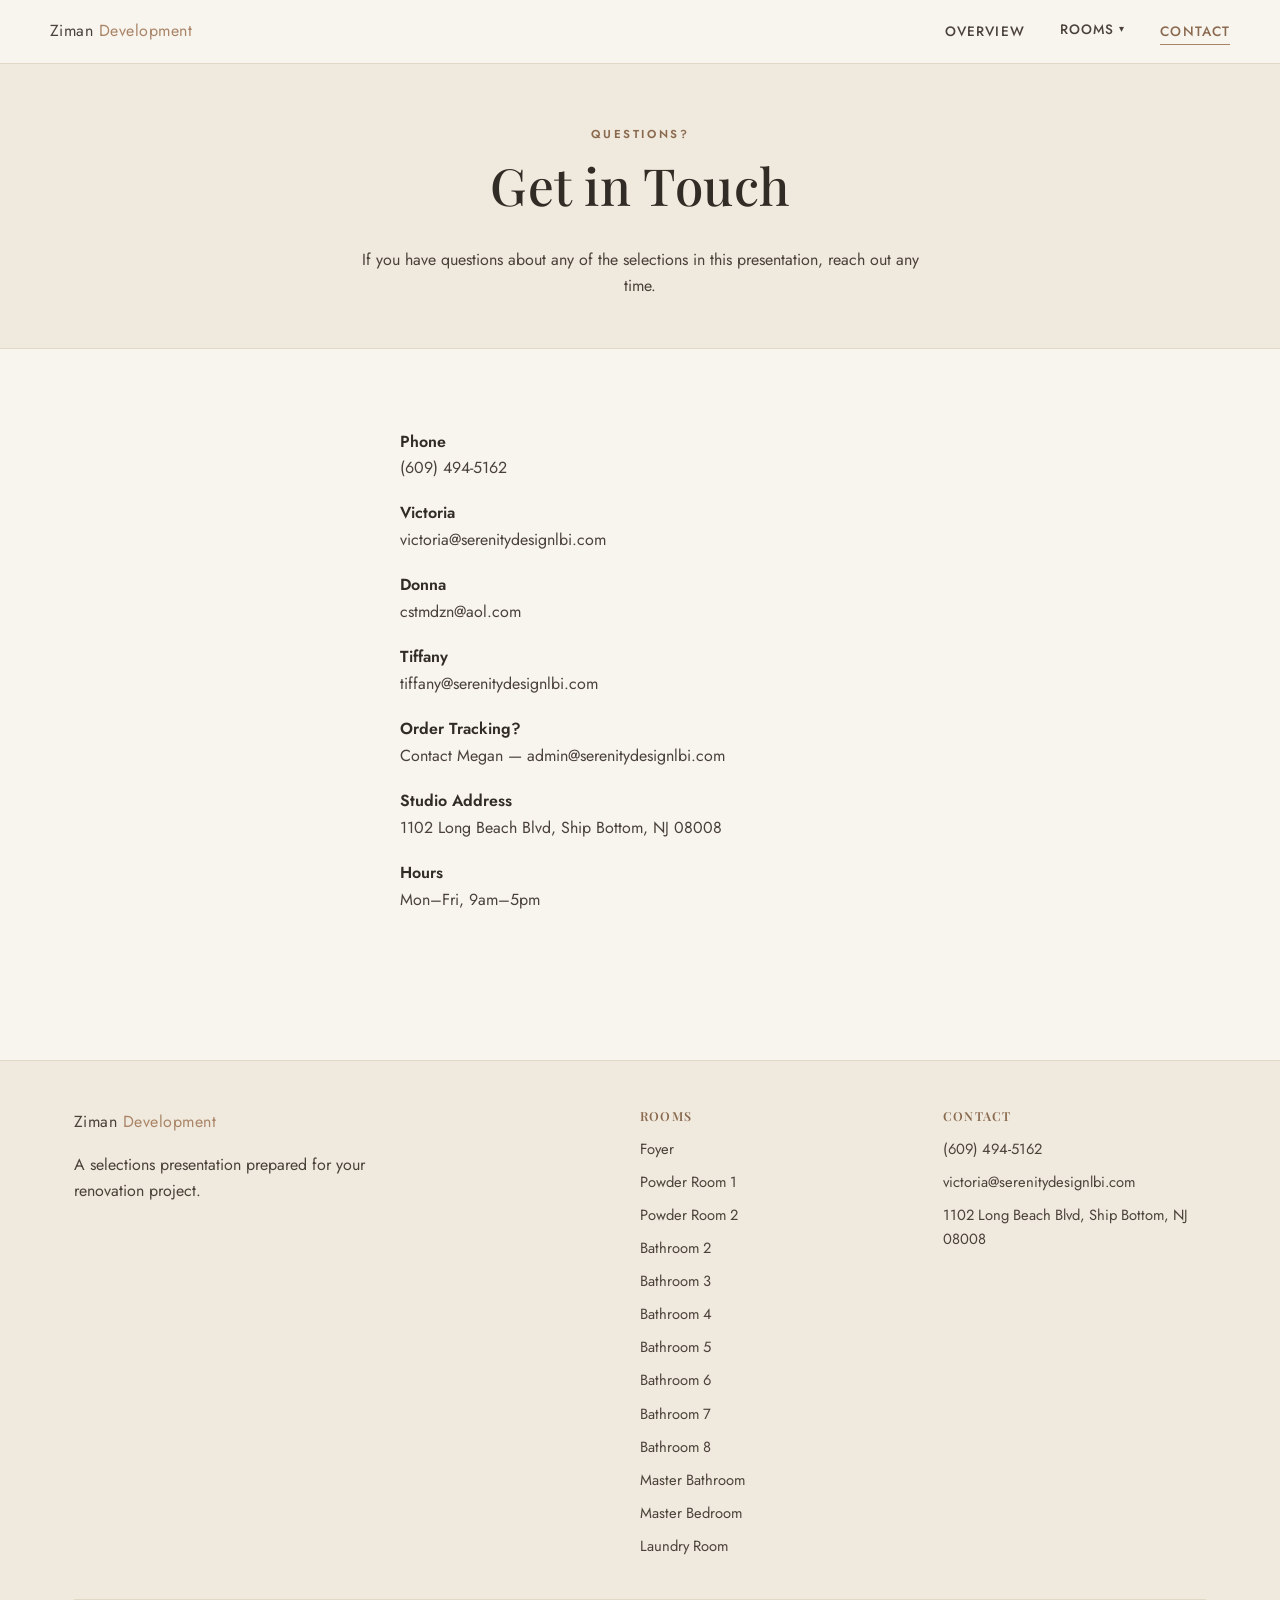
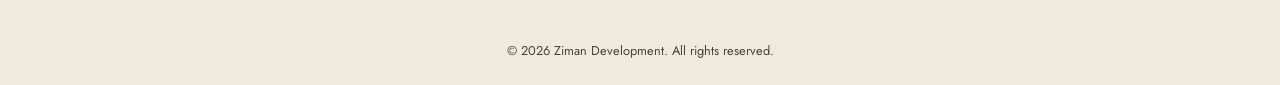
<file: contact.html>
<!doctype html>
<html lang="en">
<head>
<meta charset="utf-8">
<meta name="viewport" content="width=device-width, initial-scale=1">
<title>Serenity Design | Contact</title>
<link rel="preconnect" href="https://fonts.googleapis.com">
<link href="https://fonts.googleapis.com/css2?family=Playfair+Display:wght@500;600&family=Jost:wght@400;500;600&display=swap" rel="stylesheet">
<link rel="stylesheet" href="css/styles.css">
</head>
<body>
<header class="site-header">
  <div class="container nav">
    <a href="index.html" class="brand nav-link"><span data-site="brand-name">Serenity</span> <span class="accent" data-site="brand-accent">Design</span></a>
    <button class="nav-toggle" aria-label="Toggle navigation" aria-expanded="false">
      <span></span><span></span><span></span>
    </button>
    <ul class="nav-links">
      <li><a href="index.html" class="nav-link">Overview</a></li>
      <li class="nav-dropdown">
        <button type="button" class="nav-dropdown-toggle" aria-expanded="false">Rooms</button>
        <ul class="nav-dropdown-menu">
          <li><a href="foyer.html" class="nav-link">Foyer</a></li>
          <li><a href="powder-room-1.html" class="nav-link">Powder Room 1</a></li>
          <li><a href="powder-room-2.html" class="nav-link">Powder Room 2</a></li>
          <li><a href="bathroom-2.html" class="nav-link">Bathroom 2</a></li>
          <li><a href="bathroom-3.html" class="nav-link">Bathroom 3</a></li>
          <li><a href="bathroom-4.html" class="nav-link">Bathroom 4</a></li>
          <li><a href="bathroom-5.html" class="nav-link">Bathroom 5</a></li>
          <li><a href="bathroom-6.html" class="nav-link">Bathroom 6</a></li>
          <li><a href="bathroom-7.html" class="nav-link">Bathroom 7</a></li>
          <li><a href="bathroom-8.html" class="nav-link">Bathroom 8</a></li>
          <li><a href="master-bathroom.html" class="nav-link">Master Bathroom</a></li>
          <li><a href="master-bedroom.html" class="nav-link">Master Bedroom</a></li>
          <li><a href="laundry-room.html" class="nav-link">Laundry Room</a></li>
        </ul>
      </li>
      <li><a href="contact.html" class="nav-link active">Contact</a></li>
    </ul>
  </div>
</header>

<main>
  <section class="page-hero">
    <div class="container">
      <span class="eyebrow">Questions?</span>
      <h1>Get in Touch</h1>
      <p>If you have questions about any of the selections in this presentation, reach out any time.</p>
    </div>
  </section>
  <section class="section">
    <div class="container">
      <ul class="info-list" style="max-width:480px; margin:0 auto;">
        <li><div><strong>Phone</strong><a href="#" data-site-link="phone" data-site="phone">(555) 123-4567</a></div></li>
        <li><div><strong>Victoria</strong><a href="#" data-site-link="victoria-email" data-site="victoria-email">victoria@serenitydesignlbi.com</a></div></li>
        <li><div><strong>Donna</strong><a href="#" data-site-link="donna-email" data-site="donna-email">cstmdzn@aol.com</a></div></li>
        <li><div><strong>Tiffany</strong><a href="#" data-site-link="tiffany-email" data-site="tiffany-email">tiffany@serenitydesignlbi.com</a></div></li>
        <li><div><strong>Order Tracking?</strong> Contact <span data-site="order-tracking-name">Megan</span> — <a href="#" data-site-link="order-tracking-email" data-site="order-tracking-email">admin@serenitydesignlbi.com</a></div></li>
        <li><div><strong>Studio Address</strong><span data-site="address">1102 Long Beach Blvd, Ship Bottom, NJ 08008</span></div></li>
        <li><div><strong>Hours</strong><span data-site="hours">Mon–Fri, 9am–5pm</span></div></li>
      </ul>
    </div>
  </section>
</main>

<footer class="site-footer">
  <div class="container">
    <div class="footer-grid">
      <div>
        <a href="index.html" class="brand nav-link"><span data-site="brand-name">Serenity</span> <span class="accent" data-site="brand-accent">Design</span></a>
        <p style="margin-top:1rem; max-width:320px;" data-site="tagline">A selections presentation prepared for your renovation project.</p>
      </div>
      <div>
        <h4>Rooms</h4>
        <ul class="footer-links">
          <li><a href="foyer.html" class="nav-link">Foyer</a></li>
          <li><a href="powder-room-1.html" class="nav-link">Powder Room 1</a></li>
          <li><a href="powder-room-2.html" class="nav-link">Powder Room 2</a></li>
          <li><a href="bathroom-2.html" class="nav-link">Bathroom 2</a></li>
          <li><a href="bathroom-3.html" class="nav-link">Bathroom 3</a></li>
          <li><a href="bathroom-4.html" class="nav-link">Bathroom 4</a></li>
          <li><a href="bathroom-5.html" class="nav-link">Bathroom 5</a></li>
          <li><a href="bathroom-6.html" class="nav-link">Bathroom 6</a></li>
          <li><a href="bathroom-7.html" class="nav-link">Bathroom 7</a></li>
          <li><a href="bathroom-8.html" class="nav-link">Bathroom 8</a></li>
          <li><a href="master-bathroom.html" class="nav-link">Master Bathroom</a></li>
          <li><a href="master-bedroom.html" class="nav-link">Master Bedroom</a></li>
          <li><a href="laundry-room.html" class="nav-link">Laundry Room</a></li>
        </ul>
      </div>
      <div>
        <h4>Contact</h4>
        <ul class="footer-links">
          <li><a href="#" data-site-link="phone" data-site="phone">(555) 123-4567</a></li>
          <li><a href="#" data-site-link="email" data-site="email">victoria@serenitydesignlbi.com</a></li>
          <li><span data-site="address">1102 Long Beach Blvd, Ship Bottom, NJ 08008</span></li>
        </ul>
      </div>
    </div>
    <div class="footer-bottom">
      <div class="footer-social">
        <a href="#" data-site-social="instagram" hidden>Instagram</a>
        <a href="#" data-site-social="pinterest" hidden>Pinterest</a>
        <a href="#" data-site-social="facebook" hidden>Facebook</a>
      </div>
      &copy; <span data-site="year">2026</span> <span data-site="brand-name">Serenity</span> <span data-site="brand-accent">Design</span>. All rights reserved.
    </div>
  </div>
</footer>

<script src="js/config.js"></script>
<script src="js/selections-data.js"></script>
<script src="js/main.js"></script>
</body>
</html>
</file>
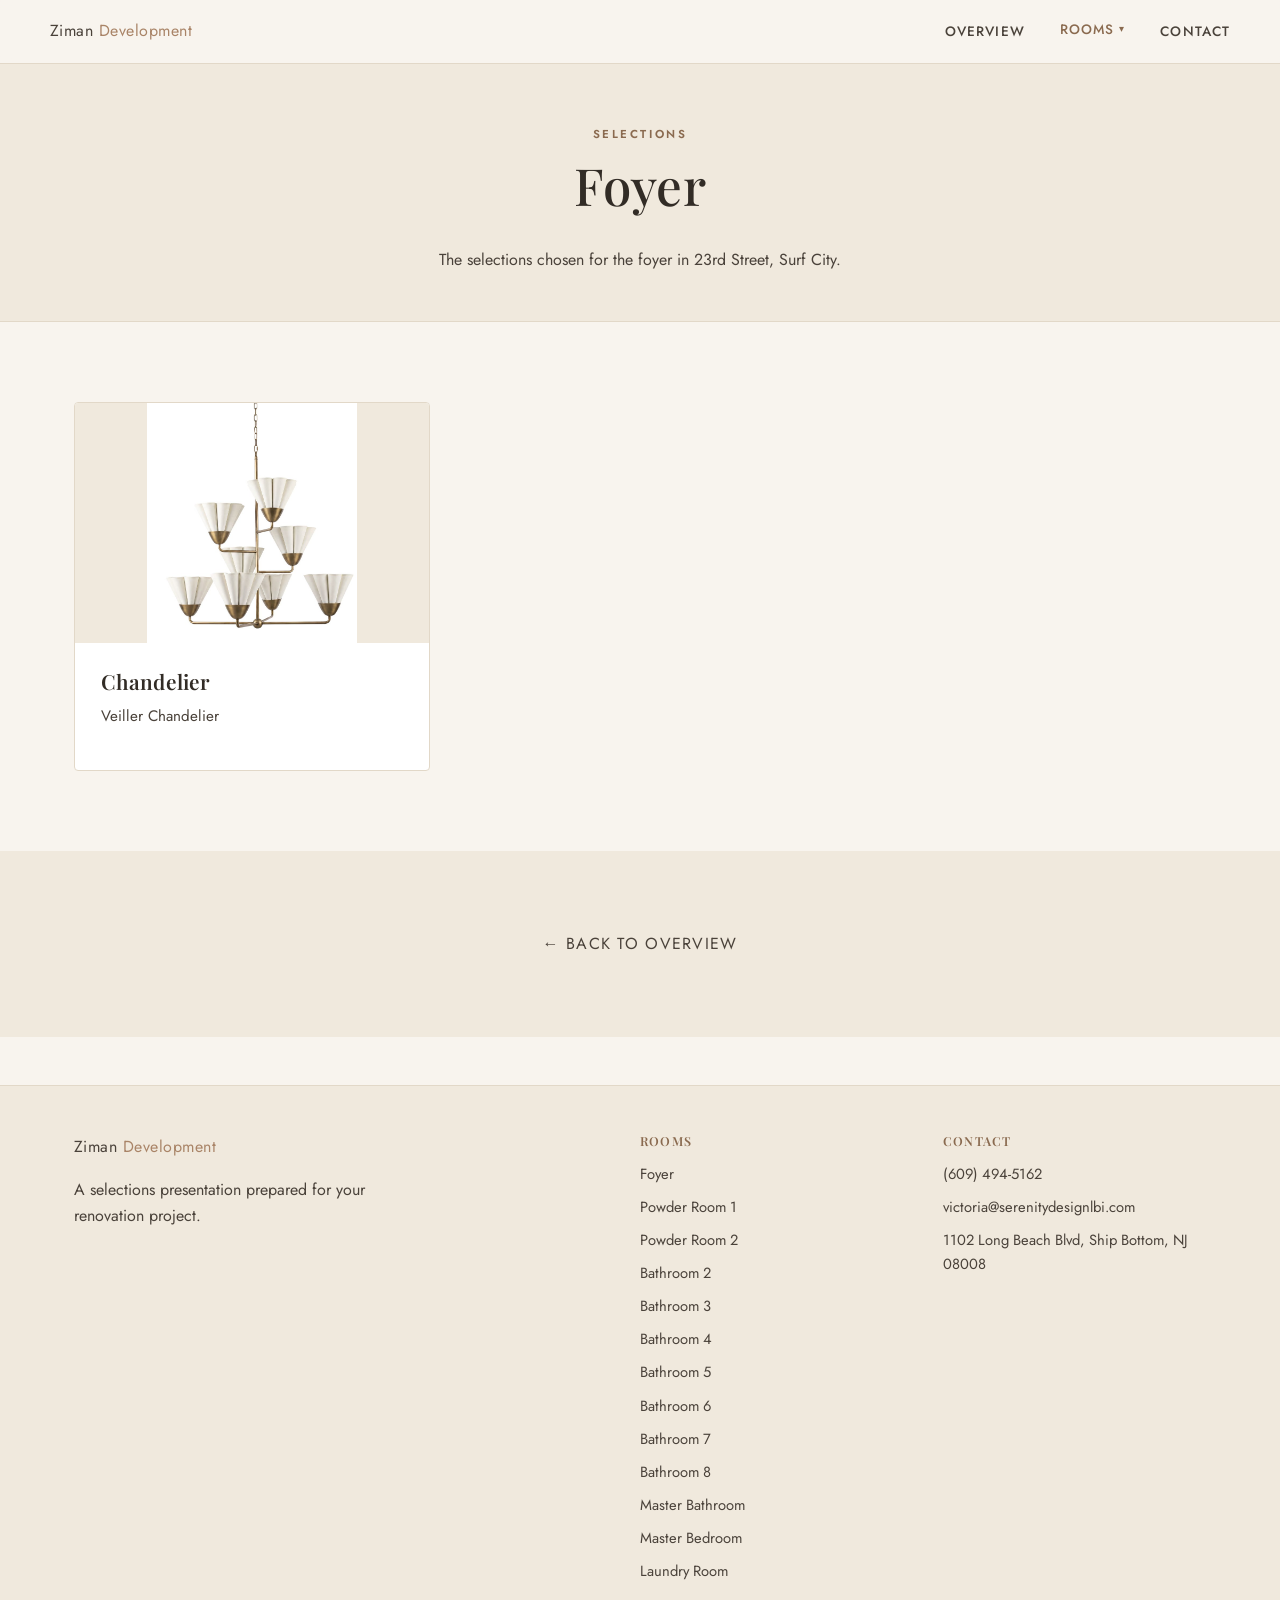
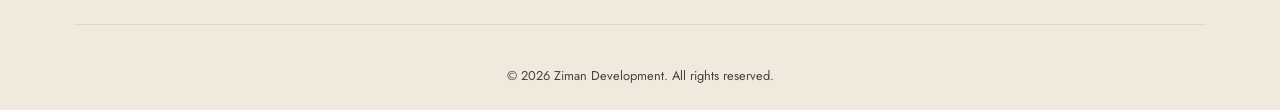
<file: foyer.html>
<!doctype html>
<html lang="en">
<head>
<meta charset="utf-8">
<meta name="viewport" content="width=device-width, initial-scale=1">
<title>Serenity Design | Foyer</title>
<link rel="preconnect" href="https://fonts.googleapis.com">
<link href="https://fonts.googleapis.com/css2?family=Playfair+Display:wght@500;600&family=Jost:wght@400;500;600&display=swap" rel="stylesheet">
<link rel="stylesheet" href="css/styles.css">
</head>
<body>
<header class="site-header">
  <div class="container nav">
    <a href="index.html" class="brand nav-link"><span data-site="brand-name">Serenity</span> <span class="accent" data-site="brand-accent">Design</span></a>
    <button class="nav-toggle" aria-label="Toggle navigation" aria-expanded="false">
      <span></span><span></span><span></span>
    </button>
    <ul class="nav-links">
      <li><a href="index.html" class="nav-link">Overview</a></li>
      <li class="nav-dropdown">
        <button type="button" class="nav-dropdown-toggle active" aria-expanded="false">Rooms</button>
        <ul class="nav-dropdown-menu">
          <li><a href="foyer.html" class="nav-link active">Foyer</a></li>
          <li><a href="powder-room-1.html" class="nav-link">Powder Room 1</a></li>
          <li><a href="powder-room-2.html" class="nav-link">Powder Room 2</a></li>
          <li><a href="bathroom-2.html" class="nav-link">Bathroom 2</a></li>
          <li><a href="bathroom-3.html" class="nav-link">Bathroom 3</a></li>
          <li><a href="bathroom-4.html" class="nav-link">Bathroom 4</a></li>
          <li><a href="bathroom-5.html" class="nav-link">Bathroom 5</a></li>
          <li><a href="bathroom-6.html" class="nav-link">Bathroom 6</a></li>
          <li><a href="bathroom-7.html" class="nav-link">Bathroom 7</a></li>
          <li><a href="bathroom-8.html" class="nav-link">Bathroom 8</a></li>
          <li><a href="master-bathroom.html" class="nav-link">Master Bathroom</a></li>
          <li><a href="master-bedroom.html" class="nav-link">Master Bedroom</a></li>
          <li><a href="laundry-room.html" class="nav-link">Laundry Room</a></li>
        </ul>
      </li>
      <li><a href="contact.html" class="nav-link">Contact</a></li>
    </ul>
  </div>
</header>

<main>
  <section class="page-hero">
    <div class="container">
      <span class="eyebrow">Selections</span>
      <h1>Foyer</h1>
      <p>The selections chosen for the foyer in <span data-site="project-name">this project</span>.</p>
    </div>
  </section>
  <section class="section">
    <div class="container">
      <div class="grid grid--3" data-selections-category="foyer"></div>
      <div class="finishes-wrap" data-finishes-wrap="foyer" hidden>
        <h3 class="finishes-heading">Finishes &amp; Hardware</h3>
        <div class="finishes-list" data-finishes-category="foyer"></div>
      </div>
    </div>
  </section>
  <section class="section section--alt" style="text-align:center;">
    <div class="container"><a href="index.html" class="btn nav-link">← Back to Overview</a></div>
  </section>
</main>

<footer class="site-footer">
  <div class="container">
    <div class="footer-grid">
      <div>
        <a href="index.html" class="brand nav-link"><span data-site="brand-name">Serenity</span> <span class="accent" data-site="brand-accent">Design</span></a>
        <p style="margin-top:1rem; max-width:320px;" data-site="tagline">A selections presentation prepared for your renovation project.</p>
      </div>
      <div>
        <h4>Rooms</h4>
        <ul class="footer-links">
          <li><a href="foyer.html" class="nav-link">Foyer</a></li>
          <li><a href="powder-room-1.html" class="nav-link">Powder Room 1</a></li>
          <li><a href="powder-room-2.html" class="nav-link">Powder Room 2</a></li>
          <li><a href="bathroom-2.html" class="nav-link">Bathroom 2</a></li>
          <li><a href="bathroom-3.html" class="nav-link">Bathroom 3</a></li>
          <li><a href="bathroom-4.html" class="nav-link">Bathroom 4</a></li>
          <li><a href="bathroom-5.html" class="nav-link">Bathroom 5</a></li>
          <li><a href="bathroom-6.html" class="nav-link">Bathroom 6</a></li>
          <li><a href="bathroom-7.html" class="nav-link">Bathroom 7</a></li>
          <li><a href="bathroom-8.html" class="nav-link">Bathroom 8</a></li>
          <li><a href="master-bathroom.html" class="nav-link">Master Bathroom</a></li>
          <li><a href="master-bedroom.html" class="nav-link">Master Bedroom</a></li>
          <li><a href="laundry-room.html" class="nav-link">Laundry Room</a></li>
        </ul>
      </div>
      <div>
        <h4>Contact</h4>
        <ul class="footer-links">
          <li><a href="#" data-site-link="phone" data-site="phone">(555) 123-4567</a></li>
          <li><a href="#" data-site-link="email" data-site="email">victoria@serenitydesignlbi.com</a></li>
          <li><span data-site="address">1102 Long Beach Blvd, Ship Bottom, NJ 08008</span></li>
        </ul>
      </div>
    </div>
    <div class="footer-bottom">
      <div class="footer-social">
        <a href="#" data-site-social="instagram" hidden>Instagram</a>
        <a href="#" data-site-social="pinterest" hidden>Pinterest</a>
        <a href="#" data-site-social="facebook" hidden>Facebook</a>
      </div>
      &copy; <span data-site="year">2026</span> <span data-site="brand-name">Serenity</span> <span data-site="brand-accent">Design</span>. All rights reserved.
    </div>
  </div>
</footer>

<script src="js/config.js"></script>
<script src="js/selections-data.js"></script>
<script src="js/main.js"></script>
</body>
</html>
</file>
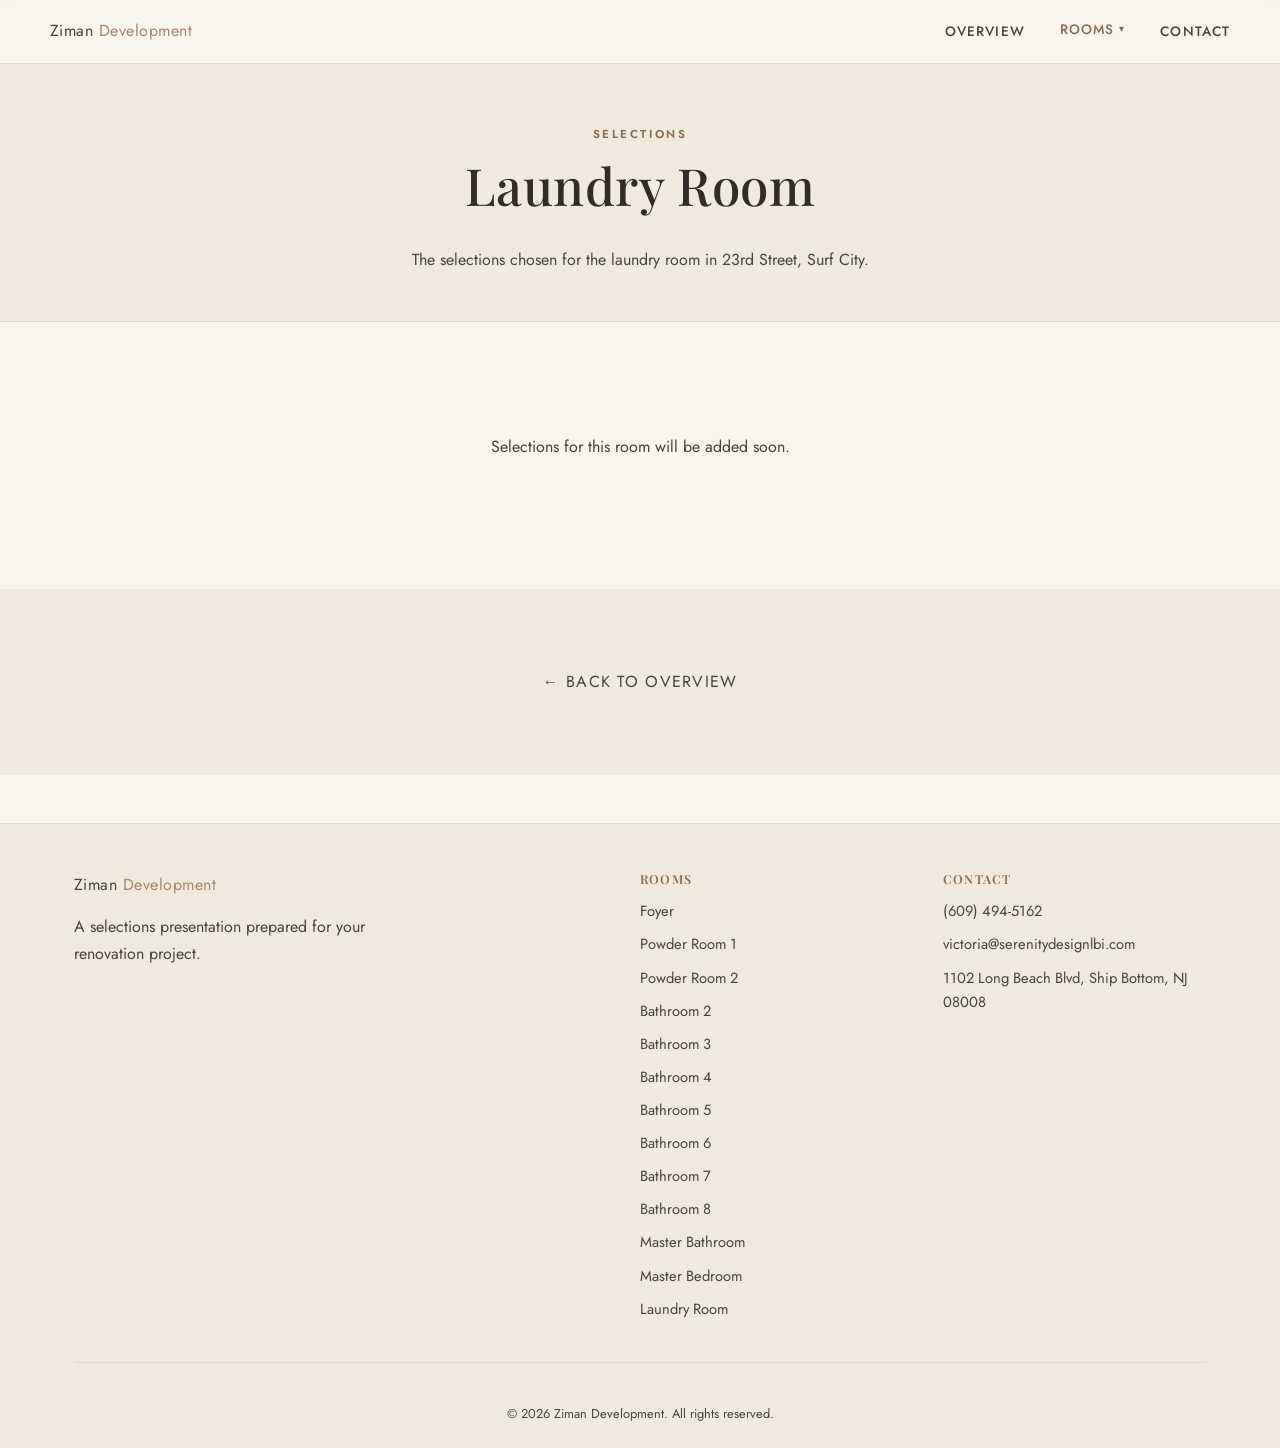
<file: laundry-room.html>
<!doctype html>
<html lang="en">
<head>
<meta charset="utf-8">
<meta name="viewport" content="width=device-width, initial-scale=1">
<title>Serenity Design | Laundry Room</title>
<link rel="preconnect" href="https://fonts.googleapis.com">
<link href="https://fonts.googleapis.com/css2?family=Playfair+Display:wght@500;600&family=Jost:wght@400;500;600&display=swap" rel="stylesheet">
<link rel="stylesheet" href="css/styles.css">
</head>
<body>
<header class="site-header">
  <div class="container nav">
    <a href="index.html" class="brand nav-link"><span data-site="brand-name">Serenity</span> <span class="accent" data-site="brand-accent">Design</span></a>
    <button class="nav-toggle" aria-label="Toggle navigation" aria-expanded="false">
      <span></span><span></span><span></span>
    </button>
    <ul class="nav-links">
      <li><a href="index.html" class="nav-link">Overview</a></li>
      <li class="nav-dropdown">
        <button type="button" class="nav-dropdown-toggle active" aria-expanded="false">Rooms</button>
        <ul class="nav-dropdown-menu">
          <li><a href="foyer.html" class="nav-link">Foyer</a></li>
          <li><a href="powder-room-1.html" class="nav-link">Powder Room 1</a></li>
          <li><a href="powder-room-2.html" class="nav-link">Powder Room 2</a></li>
          <li><a href="bathroom-2.html" class="nav-link">Bathroom 2</a></li>
          <li><a href="bathroom-3.html" class="nav-link">Bathroom 3</a></li>
          <li><a href="bathroom-4.html" class="nav-link">Bathroom 4</a></li>
          <li><a href="bathroom-5.html" class="nav-link">Bathroom 5</a></li>
          <li><a href="bathroom-6.html" class="nav-link">Bathroom 6</a></li>
          <li><a href="bathroom-7.html" class="nav-link">Bathroom 7</a></li>
          <li><a href="bathroom-8.html" class="nav-link">Bathroom 8</a></li>
          <li><a href="master-bathroom.html" class="nav-link">Master Bathroom</a></li>
          <li><a href="master-bedroom.html" class="nav-link">Master Bedroom</a></li>
          <li><a href="laundry-room.html" class="nav-link active">Laundry Room</a></li>
        </ul>
      </li>
      <li><a href="contact.html" class="nav-link">Contact</a></li>
    </ul>
  </div>
</header>

<main>
  <section class="page-hero">
    <div class="container">
      <span class="eyebrow">Selections</span>
      <h1>Laundry Room</h1>
      <p>The selections chosen for the laundry room in <span data-site="project-name">this project</span>.</p>
    </div>
  </section>
  <section class="section">
    <div class="container">
      <div class="grid grid--3" data-selections-category="laundry-room"></div>
      <div class="finishes-wrap" data-finishes-wrap="laundry-room" hidden>
        <h3 class="finishes-heading">Finishes &amp; Hardware</h3>
        <div class="finishes-list" data-finishes-category="laundry-room"></div>
      </div>
    </div>
  </section>
  <section class="section section--alt" style="text-align:center;">
    <div class="container"><a href="index.html" class="btn nav-link">← Back to Overview</a></div>
  </section>
</main>

<footer class="site-footer">
  <div class="container">
    <div class="footer-grid">
      <div>
        <a href="index.html" class="brand nav-link"><span data-site="brand-name">Serenity</span> <span class="accent" data-site="brand-accent">Design</span></a>
        <p style="margin-top:1rem; max-width:320px;" data-site="tagline">A selections presentation prepared for your renovation project.</p>
      </div>
      <div>
        <h4>Rooms</h4>
        <ul class="footer-links">
          <li><a href="foyer.html" class="nav-link">Foyer</a></li>
          <li><a href="powder-room-1.html" class="nav-link">Powder Room 1</a></li>
          <li><a href="powder-room-2.html" class="nav-link">Powder Room 2</a></li>
          <li><a href="bathroom-2.html" class="nav-link">Bathroom 2</a></li>
          <li><a href="bathroom-3.html" class="nav-link">Bathroom 3</a></li>
          <li><a href="bathroom-4.html" class="nav-link">Bathroom 4</a></li>
          <li><a href="bathroom-5.html" class="nav-link">Bathroom 5</a></li>
          <li><a href="bathroom-6.html" class="nav-link">Bathroom 6</a></li>
          <li><a href="bathroom-7.html" class="nav-link">Bathroom 7</a></li>
          <li><a href="bathroom-8.html" class="nav-link">Bathroom 8</a></li>
          <li><a href="master-bathroom.html" class="nav-link">Master Bathroom</a></li>
          <li><a href="master-bedroom.html" class="nav-link">Master Bedroom</a></li>
          <li><a href="laundry-room.html" class="nav-link">Laundry Room</a></li>
        </ul>
      </div>
      <div>
        <h4>Contact</h4>
        <ul class="footer-links">
          <li><a href="#" data-site-link="phone" data-site="phone">(555) 123-4567</a></li>
          <li><a href="#" data-site-link="email" data-site="email">victoria@serenitydesignlbi.com</a></li>
          <li><span data-site="address">1102 Long Beach Blvd, Ship Bottom, NJ 08008</span></li>
        </ul>
      </div>
    </div>
    <div class="footer-bottom">
      <div class="footer-social">
        <a href="#" data-site-social="instagram" hidden>Instagram</a>
        <a href="#" data-site-social="pinterest" hidden>Pinterest</a>
        <a href="#" data-site-social="facebook" hidden>Facebook</a>
      </div>
      &copy; <span data-site="year">2026</span> <span data-site="brand-name">Serenity</span> <span data-site="brand-accent">Design</span>. All rights reserved.
    </div>
  </div>
</footer>

<script src="js/config.js"></script>
<script src="js/selections-data.js"></script>
<script src="js/main.js"></script>
</body>
</html>
</file>
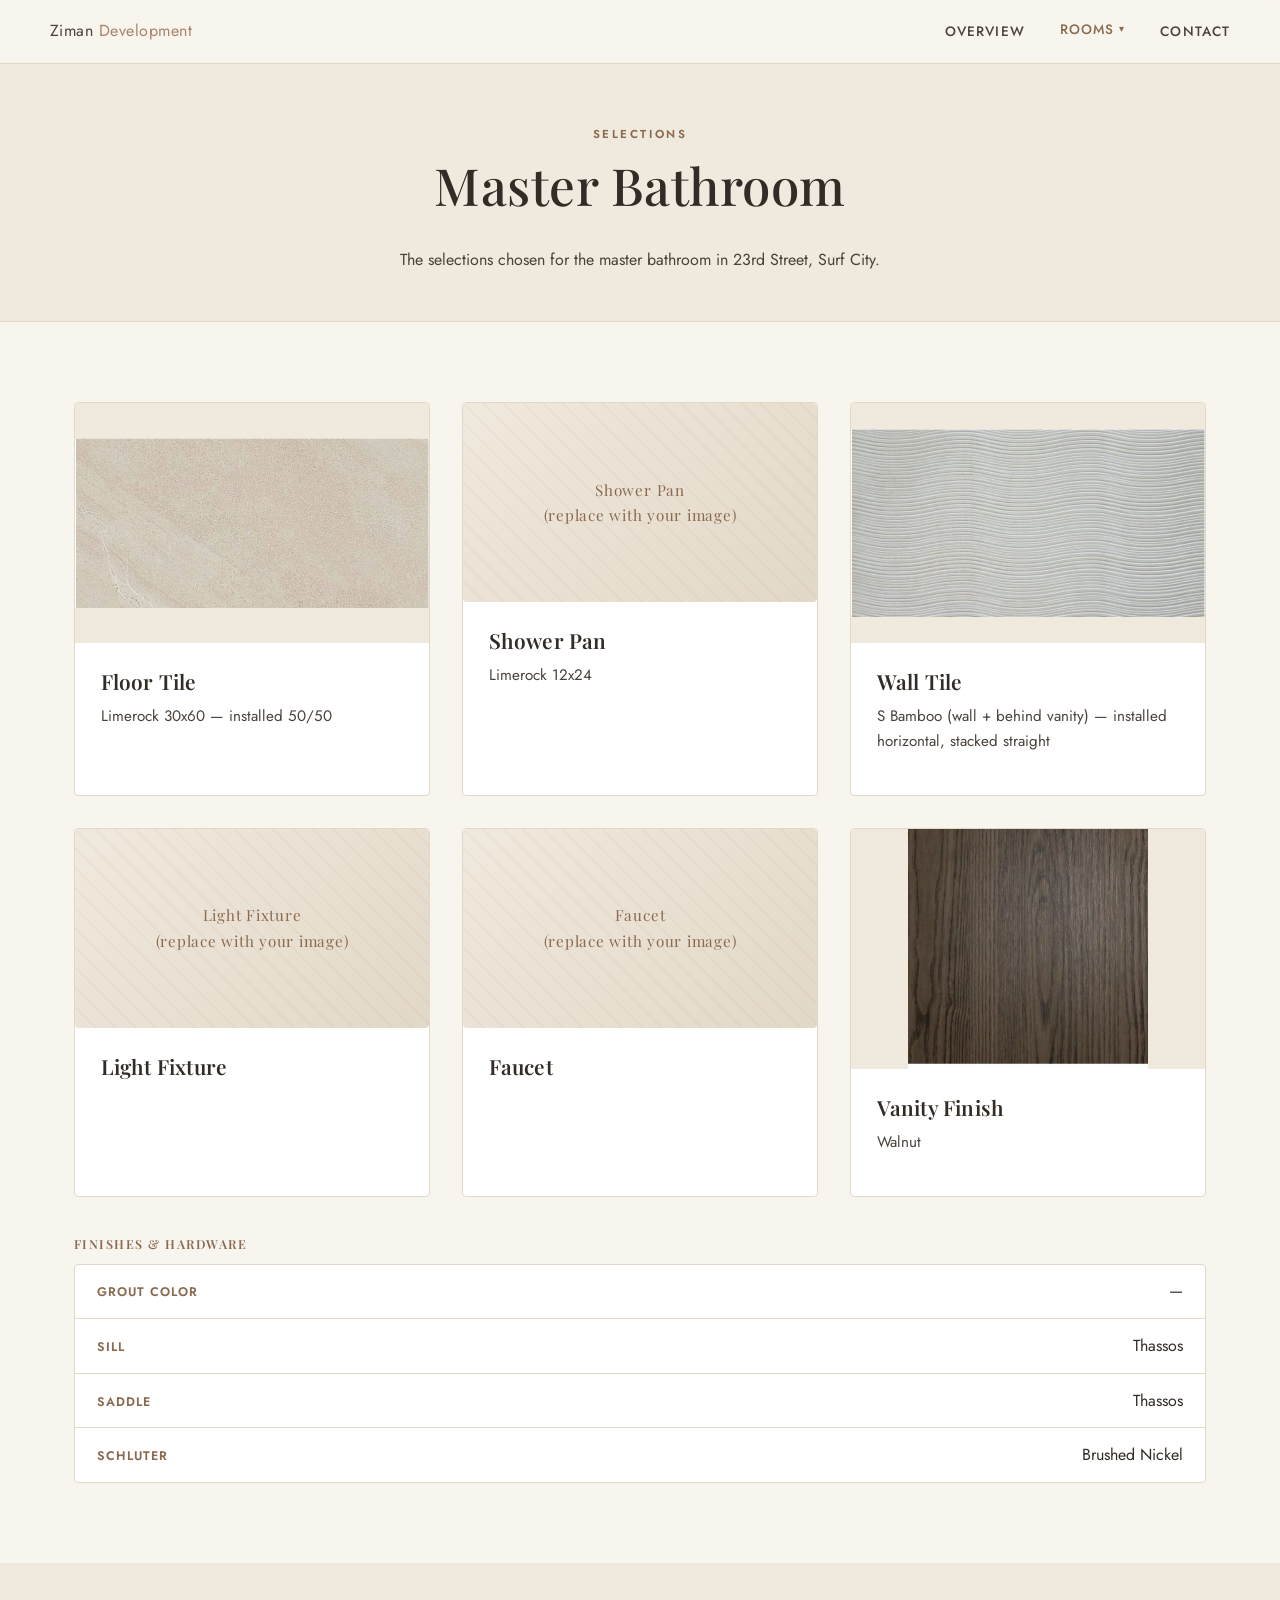
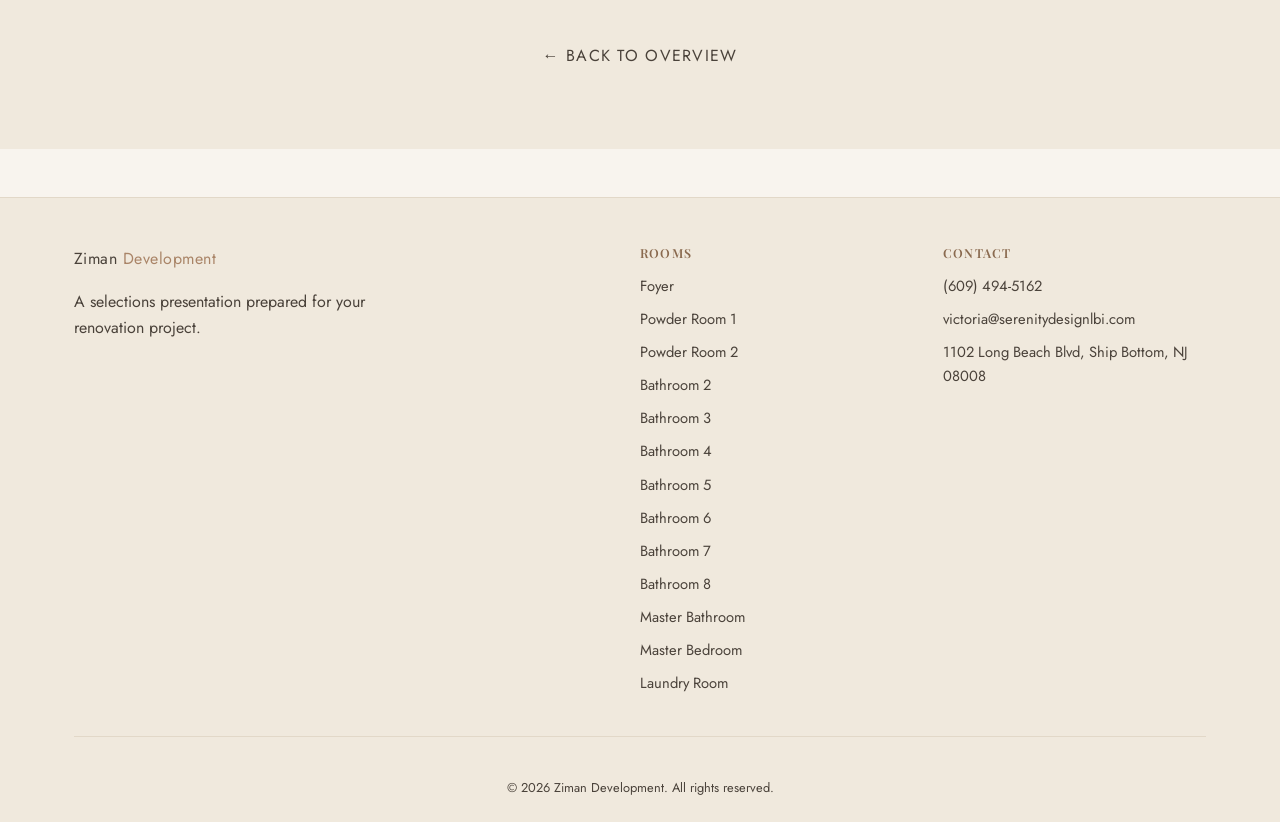
<file: master-bathroom.html>
<!doctype html>
<html lang="en">
<head>
<meta charset="utf-8">
<meta name="viewport" content="width=device-width, initial-scale=1">
<title>Serenity Design | Master Bathroom</title>
<link rel="preconnect" href="https://fonts.googleapis.com">
<link href="https://fonts.googleapis.com/css2?family=Playfair+Display:wght@500;600&family=Jost:wght@400;500;600&display=swap" rel="stylesheet">
<link rel="stylesheet" href="css/styles.css">
</head>
<body>
<header class="site-header">
  <div class="container nav">
    <a href="index.html" class="brand nav-link"><span data-site="brand-name">Serenity</span> <span class="accent" data-site="brand-accent">Design</span></a>
    <button class="nav-toggle" aria-label="Toggle navigation" aria-expanded="false">
      <span></span><span></span><span></span>
    </button>
    <ul class="nav-links">
      <li><a href="index.html" class="nav-link">Overview</a></li>
      <li class="nav-dropdown">
        <button type="button" class="nav-dropdown-toggle active" aria-expanded="false">Rooms</button>
        <ul class="nav-dropdown-menu">
          <li><a href="foyer.html" class="nav-link">Foyer</a></li>
          <li><a href="powder-room-1.html" class="nav-link">Powder Room 1</a></li>
          <li><a href="powder-room-2.html" class="nav-link">Powder Room 2</a></li>
          <li><a href="bathroom-2.html" class="nav-link">Bathroom 2</a></li>
          <li><a href="bathroom-3.html" class="nav-link">Bathroom 3</a></li>
          <li><a href="bathroom-4.html" class="nav-link">Bathroom 4</a></li>
          <li><a href="bathroom-5.html" class="nav-link">Bathroom 5</a></li>
          <li><a href="bathroom-6.html" class="nav-link">Bathroom 6</a></li>
          <li><a href="bathroom-7.html" class="nav-link">Bathroom 7</a></li>
          <li><a href="bathroom-8.html" class="nav-link">Bathroom 8</a></li>
          <li><a href="master-bathroom.html" class="nav-link active">Master Bathroom</a></li>
          <li><a href="master-bedroom.html" class="nav-link">Master Bedroom</a></li>
          <li><a href="laundry-room.html" class="nav-link">Laundry Room</a></li>
        </ul>
      </li>
      <li><a href="contact.html" class="nav-link">Contact</a></li>
    </ul>
  </div>
</header>

<main>
  <section class="page-hero">
    <div class="container">
      <span class="eyebrow">Selections</span>
      <h1>Master Bathroom</h1>
      <p>The selections chosen for the master bathroom in <span data-site="project-name">this project</span>.</p>
    </div>
  </section>
  <section class="section">
    <div class="container">
      <div class="grid grid--3" data-selections-category="master-bathroom"></div>
      <div class="finishes-wrap" data-finishes-wrap="master-bathroom" hidden>
        <h3 class="finishes-heading">Finishes &amp; Hardware</h3>
        <div class="finishes-list" data-finishes-category="master-bathroom"></div>
      </div>
    </div>
  </section>
  <section class="section section--alt" style="text-align:center;">
    <div class="container"><a href="index.html" class="btn nav-link">← Back to Overview</a></div>
  </section>
</main>

<footer class="site-footer">
  <div class="container">
    <div class="footer-grid">
      <div>
        <a href="index.html" class="brand nav-link"><span data-site="brand-name">Serenity</span> <span class="accent" data-site="brand-accent">Design</span></a>
        <p style="margin-top:1rem; max-width:320px;" data-site="tagline">A selections presentation prepared for your renovation project.</p>
      </div>
      <div>
        <h4>Rooms</h4>
        <ul class="footer-links">
          <li><a href="foyer.html" class="nav-link">Foyer</a></li>
          <li><a href="powder-room-1.html" class="nav-link">Powder Room 1</a></li>
          <li><a href="powder-room-2.html" class="nav-link">Powder Room 2</a></li>
          <li><a href="bathroom-2.html" class="nav-link">Bathroom 2</a></li>
          <li><a href="bathroom-3.html" class="nav-link">Bathroom 3</a></li>
          <li><a href="bathroom-4.html" class="nav-link">Bathroom 4</a></li>
          <li><a href="bathroom-5.html" class="nav-link">Bathroom 5</a></li>
          <li><a href="bathroom-6.html" class="nav-link">Bathroom 6</a></li>
          <li><a href="bathroom-7.html" class="nav-link">Bathroom 7</a></li>
          <li><a href="bathroom-8.html" class="nav-link">Bathroom 8</a></li>
          <li><a href="master-bathroom.html" class="nav-link">Master Bathroom</a></li>
          <li><a href="master-bedroom.html" class="nav-link">Master Bedroom</a></li>
          <li><a href="laundry-room.html" class="nav-link">Laundry Room</a></li>
        </ul>
      </div>
      <div>
        <h4>Contact</h4>
        <ul class="footer-links">
          <li><a href="#" data-site-link="phone" data-site="phone">(555) 123-4567</a></li>
          <li><a href="#" data-site-link="email" data-site="email">victoria@serenitydesignlbi.com</a></li>
          <li><span data-site="address">1102 Long Beach Blvd, Ship Bottom, NJ 08008</span></li>
        </ul>
      </div>
    </div>
    <div class="footer-bottom">
      <div class="footer-social">
        <a href="#" data-site-social="instagram" hidden>Instagram</a>
        <a href="#" data-site-social="pinterest" hidden>Pinterest</a>
        <a href="#" data-site-social="facebook" hidden>Facebook</a>
      </div>
      &copy; <span data-site="year">2026</span> <span data-site="brand-name">Serenity</span> <span data-site="brand-accent">Design</span>. All rights reserved.
    </div>
  </div>
</footer>

<script src="js/config.js"></script>
<script src="js/selections-data.js"></script>
<script src="js/main.js"></script>
</body>
</html>
</file>
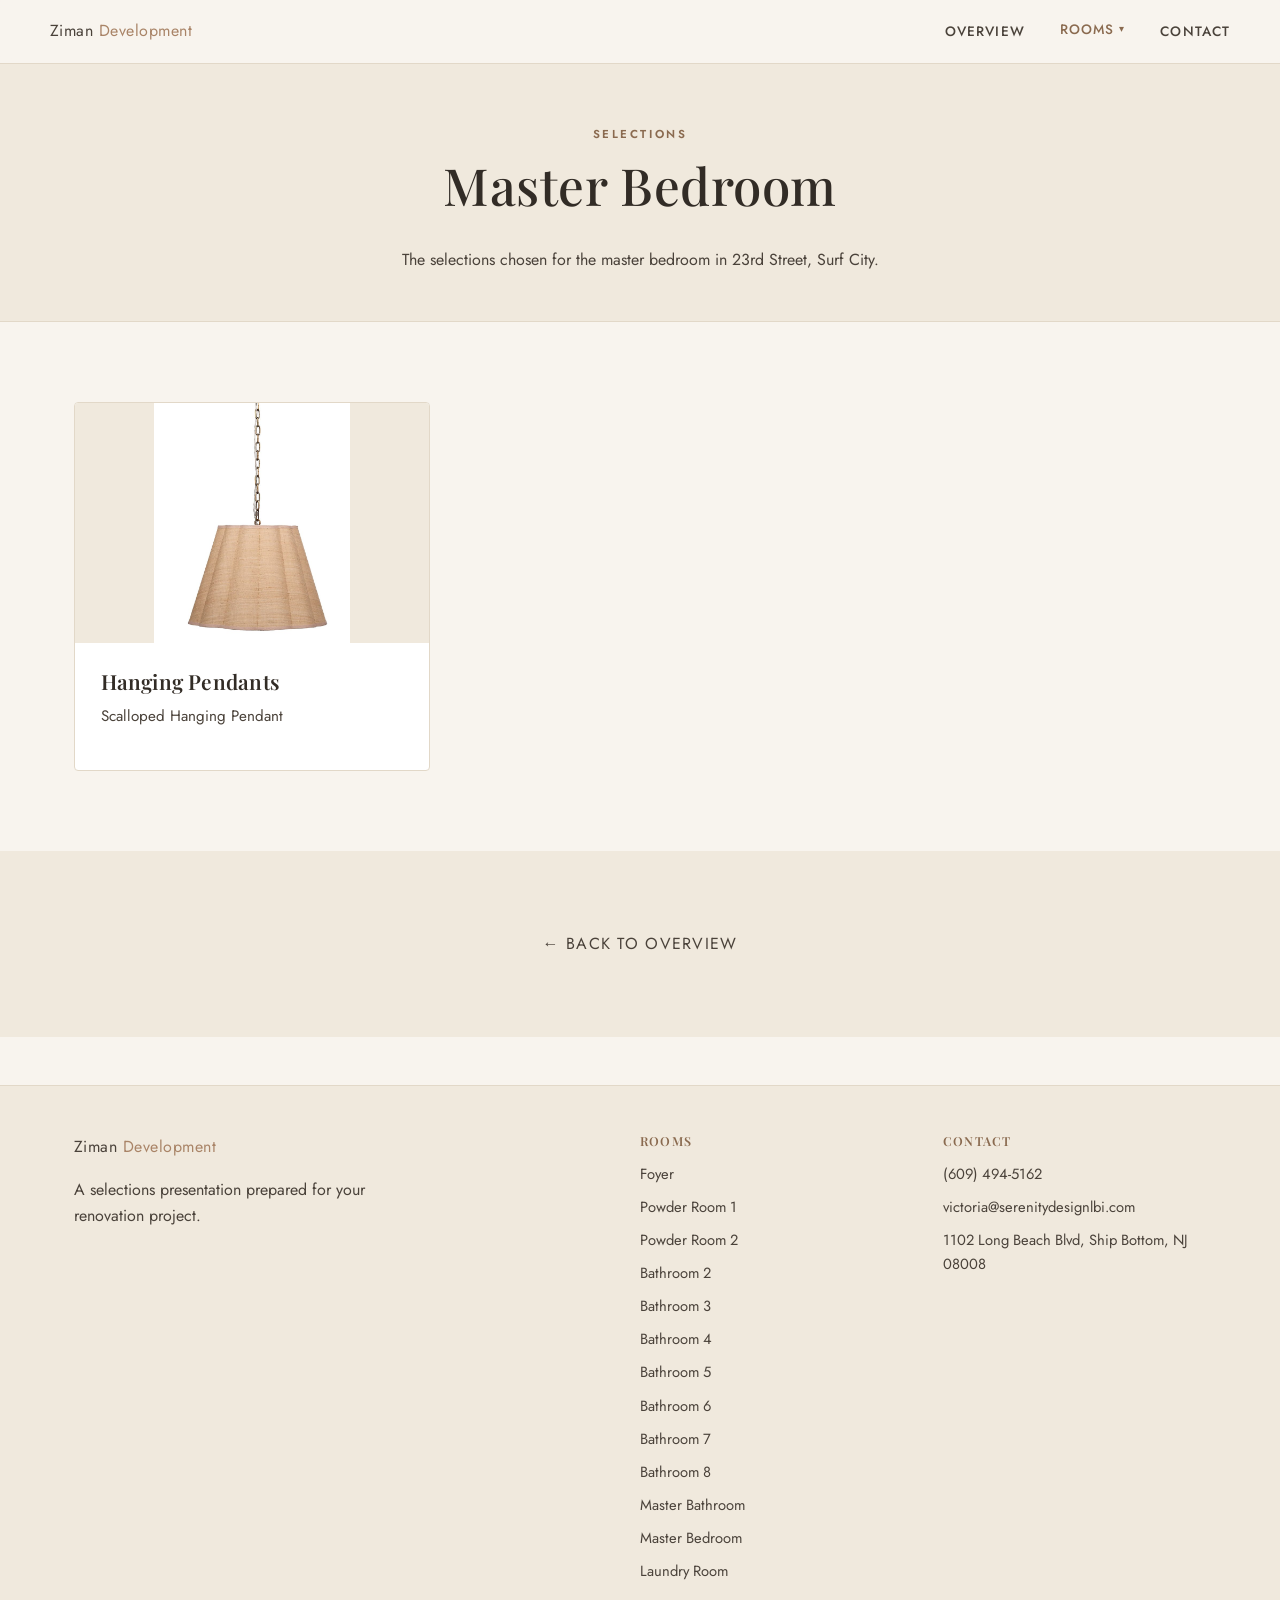
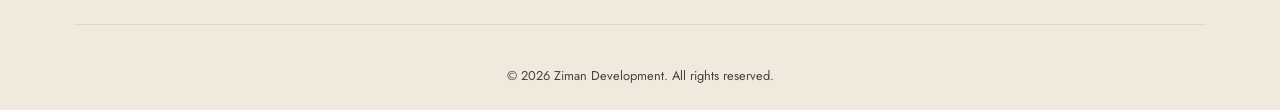
<file: master-bedroom.html>
<!doctype html>
<html lang="en">
<head>
<meta charset="utf-8">
<meta name="viewport" content="width=device-width, initial-scale=1">
<title>Serenity Design | Master Bedroom</title>
<link rel="preconnect" href="https://fonts.googleapis.com">
<link href="https://fonts.googleapis.com/css2?family=Playfair+Display:wght@500;600&family=Jost:wght@400;500;600&display=swap" rel="stylesheet">
<link rel="stylesheet" href="css/styles.css">
</head>
<body>
<header class="site-header">
  <div class="container nav">
    <a href="index.html" class="brand nav-link"><span data-site="brand-name">Serenity</span> <span class="accent" data-site="brand-accent">Design</span></a>
    <button class="nav-toggle" aria-label="Toggle navigation" aria-expanded="false">
      <span></span><span></span><span></span>
    </button>
    <ul class="nav-links">
      <li><a href="index.html" class="nav-link">Overview</a></li>
      <li class="nav-dropdown">
        <button type="button" class="nav-dropdown-toggle active" aria-expanded="false">Rooms</button>
        <ul class="nav-dropdown-menu">
          <li><a href="foyer.html" class="nav-link">Foyer</a></li>
          <li><a href="powder-room-1.html" class="nav-link">Powder Room 1</a></li>
          <li><a href="powder-room-2.html" class="nav-link">Powder Room 2</a></li>
          <li><a href="bathroom-2.html" class="nav-link">Bathroom 2</a></li>
          <li><a href="bathroom-3.html" class="nav-link">Bathroom 3</a></li>
          <li><a href="bathroom-4.html" class="nav-link">Bathroom 4</a></li>
          <li><a href="bathroom-5.html" class="nav-link">Bathroom 5</a></li>
          <li><a href="bathroom-6.html" class="nav-link">Bathroom 6</a></li>
          <li><a href="bathroom-7.html" class="nav-link">Bathroom 7</a></li>
          <li><a href="bathroom-8.html" class="nav-link">Bathroom 8</a></li>
          <li><a href="master-bathroom.html" class="nav-link">Master Bathroom</a></li>
          <li><a href="master-bedroom.html" class="nav-link active">Master Bedroom</a></li>
          <li><a href="laundry-room.html" class="nav-link">Laundry Room</a></li>
        </ul>
      </li>
      <li><a href="contact.html" class="nav-link">Contact</a></li>
    </ul>
  </div>
</header>

<main>
  <section class="page-hero">
    <div class="container">
      <span class="eyebrow">Selections</span>
      <h1>Master Bedroom</h1>
      <p>The selections chosen for the master bedroom in <span data-site="project-name">this project</span>.</p>
    </div>
  </section>
  <section class="section">
    <div class="container">
      <div class="grid grid--3" data-selections-category="master-bedroom"></div>
      <div class="finishes-wrap" data-finishes-wrap="master-bedroom" hidden>
        <h3 class="finishes-heading">Finishes &amp; Hardware</h3>
        <div class="finishes-list" data-finishes-category="master-bedroom"></div>
      </div>
    </div>
  </section>
  <section class="section section--alt" style="text-align:center;">
    <div class="container"><a href="index.html" class="btn nav-link">← Back to Overview</a></div>
  </section>
</main>

<footer class="site-footer">
  <div class="container">
    <div class="footer-grid">
      <div>
        <a href="index.html" class="brand nav-link"><span data-site="brand-name">Serenity</span> <span class="accent" data-site="brand-accent">Design</span></a>
        <p style="margin-top:1rem; max-width:320px;" data-site="tagline">A selections presentation prepared for your renovation project.</p>
      </div>
      <div>
        <h4>Rooms</h4>
        <ul class="footer-links">
          <li><a href="foyer.html" class="nav-link">Foyer</a></li>
          <li><a href="powder-room-1.html" class="nav-link">Powder Room 1</a></li>
          <li><a href="powder-room-2.html" class="nav-link">Powder Room 2</a></li>
          <li><a href="bathroom-2.html" class="nav-link">Bathroom 2</a></li>
          <li><a href="bathroom-3.html" class="nav-link">Bathroom 3</a></li>
          <li><a href="bathroom-4.html" class="nav-link">Bathroom 4</a></li>
          <li><a href="bathroom-5.html" class="nav-link">Bathroom 5</a></li>
          <li><a href="bathroom-6.html" class="nav-link">Bathroom 6</a></li>
          <li><a href="bathroom-7.html" class="nav-link">Bathroom 7</a></li>
          <li><a href="bathroom-8.html" class="nav-link">Bathroom 8</a></li>
          <li><a href="master-bathroom.html" class="nav-link">Master Bathroom</a></li>
          <li><a href="master-bedroom.html" class="nav-link">Master Bedroom</a></li>
          <li><a href="laundry-room.html" class="nav-link">Laundry Room</a></li>
        </ul>
      </div>
      <div>
        <h4>Contact</h4>
        <ul class="footer-links">
          <li><a href="#" data-site-link="phone" data-site="phone">(555) 123-4567</a></li>
          <li><a href="#" data-site-link="email" data-site="email">victoria@serenitydesignlbi.com</a></li>
          <li><span data-site="address">1102 Long Beach Blvd, Ship Bottom, NJ 08008</span></li>
        </ul>
      </div>
    </div>
    <div class="footer-bottom">
      <div class="footer-social">
        <a href="#" data-site-social="instagram" hidden>Instagram</a>
        <a href="#" data-site-social="pinterest" hidden>Pinterest</a>
        <a href="#" data-site-social="facebook" hidden>Facebook</a>
      </div>
      &copy; <span data-site="year">2026</span> <span data-site="brand-name">Serenity</span> <span data-site="brand-accent">Design</span>. All rights reserved.
    </div>
  </div>
</footer>

<script src="js/config.js"></script>
<script src="js/selections-data.js"></script>
<script src="js/main.js"></script>
</body>
</html>
</file>
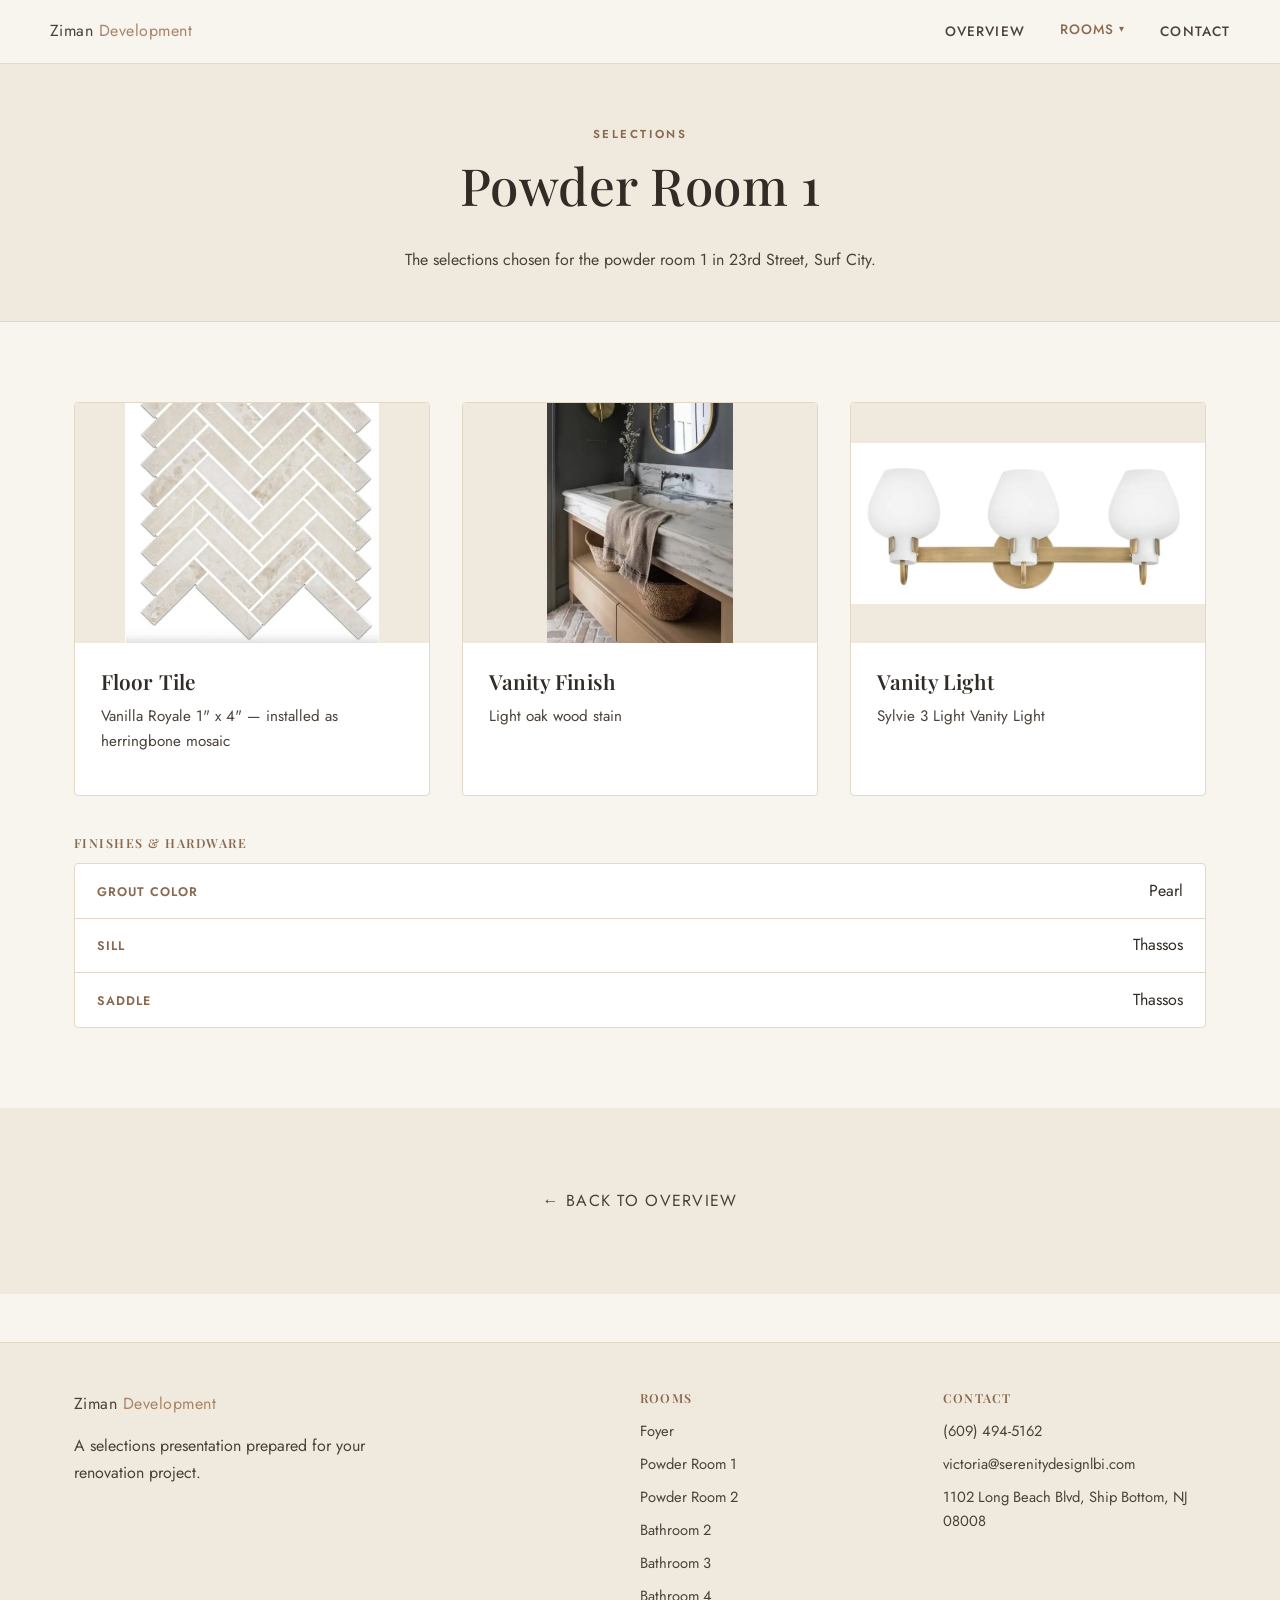
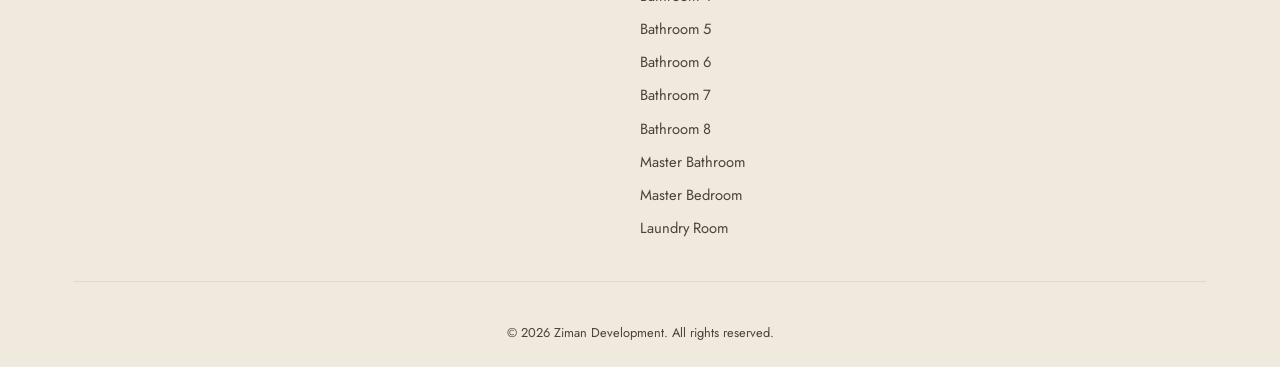
<file: powder-room-1.html>
<!doctype html>
<html lang="en">
<head>
<meta charset="utf-8">
<meta name="viewport" content="width=device-width, initial-scale=1">
<title>Serenity Design | Powder Room 1</title>
<link rel="preconnect" href="https://fonts.googleapis.com">
<link href="https://fonts.googleapis.com/css2?family=Playfair+Display:wght@500;600&family=Jost:wght@400;500;600&display=swap" rel="stylesheet">
<link rel="stylesheet" href="css/styles.css">
</head>
<body>
<header class="site-header">
  <div class="container nav">
    <a href="index.html" class="brand nav-link"><span data-site="brand-name">Serenity</span> <span class="accent" data-site="brand-accent">Design</span></a>
    <button class="nav-toggle" aria-label="Toggle navigation" aria-expanded="false">
      <span></span><span></span><span></span>
    </button>
    <ul class="nav-links">
      <li><a href="index.html" class="nav-link">Overview</a></li>
      <li class="nav-dropdown">
        <button type="button" class="nav-dropdown-toggle active" aria-expanded="false">Rooms</button>
        <ul class="nav-dropdown-menu">
          <li><a href="powder-room-1.html" class="nav-link active">Powder Room 1</a></li>
          <li><a href="powder-room-2.html" class="nav-link">Powder Room 2</a></li>
          <li><a href="bathroom-2.html" class="nav-link">Bathroom 2</a></li>
          <li><a href="bathroom-3.html" class="nav-link">Bathroom 3</a></li>
          <li><a href="bathroom-4.html" class="nav-link">Bathroom 4</a></li>
          <li><a href="bathroom-5.html" class="nav-link">Bathroom 5</a></li>
          <li><a href="bathroom-6.html" class="nav-link">Bathroom 6</a></li>
          <li><a href="bathroom-7.html" class="nav-link">Bathroom 7</a></li>
          <li><a href="bathroom-8.html" class="nav-link">Bathroom 8</a></li>
          <li><a href="master-bathroom.html" class="nav-link">Master Bathroom</a></li>
          <li><a href="master-bedroom.html" class="nav-link">Master Bedroom</a></li>
          <li><a href="laundry-room.html" class="nav-link">Laundry Room</a></li>
        </ul>
      </li>
      <li><a href="contact.html" class="nav-link">Contact</a></li>
    </ul>
  </div>
</header>

<main>
  <section class="page-hero">
    <div class="container">
      <span class="eyebrow">Selections</span>
      <h1>Powder Room 1</h1>
      <p>The selections chosen for the powder room 1 in <span data-site="project-name">this project</span>.</p>
    </div>
  </section>
  <section class="section">
    <div class="container">
      <div class="grid grid--3" data-selections-category="powder-room-1"></div>
      <div class="finishes-wrap" data-finishes-wrap="powder-room-1" hidden>
        <h3 class="finishes-heading">Finishes &amp; Hardware</h3>
        <div class="finishes-list" data-finishes-category="powder-room-1"></div>
      </div>
    </div>
  </section>
  <section class="section section--alt" style="text-align:center;">
    <div class="container"><a href="index.html" class="btn nav-link">← Back to Overview</a></div>
  </section>
</main>

<footer class="site-footer">
  <div class="container">
    <div class="footer-grid">
      <div>
        <a href="index.html" class="brand nav-link"><span data-site="brand-name">Serenity</span> <span class="accent" data-site="brand-accent">Design</span></a>
        <p style="margin-top:1rem; max-width:320px;" data-site="tagline">A selections presentation prepared for your renovation project.</p>
      </div>
      <div>
        <h4>Rooms</h4>
        <ul class="footer-links">
          <li><a href="foyer.html" class="nav-link">Foyer</a></li>
          <li><a href="powder-room-1.html" class="nav-link">Powder Room 1</a></li>
          <li><a href="powder-room-2.html" class="nav-link">Powder Room 2</a></li>
          <li><a href="bathroom-2.html" class="nav-link">Bathroom 2</a></li>
          <li><a href="bathroom-3.html" class="nav-link">Bathroom 3</a></li>
          <li><a href="bathroom-4.html" class="nav-link">Bathroom 4</a></li>
          <li><a href="bathroom-5.html" class="nav-link">Bathroom 5</a></li>
          <li><a href="bathroom-6.html" class="nav-link">Bathroom 6</a></li>
          <li><a href="bathroom-7.html" class="nav-link">Bathroom 7</a></li>
          <li><a href="bathroom-8.html" class="nav-link">Bathroom 8</a></li>
          <li><a href="master-bathroom.html" class="nav-link">Master Bathroom</a></li>
          <li><a href="master-bedroom.html" class="nav-link">Master Bedroom</a></li>
          <li><a href="laundry-room.html" class="nav-link">Laundry Room</a></li>
        </ul>
      </div>
      <div>
        <h4>Contact</h4>
        <ul class="footer-links">
          <li><a href="#" data-site-link="phone" data-site="phone">(555) 123-4567</a></li>
          <li><a href="#" data-site-link="email" data-site="email">victoria@serenitydesignlbi.com</a></li>
          <li><span data-site="address">1102 Long Beach Blvd, Ship Bottom, NJ 08008</span></li>
        </ul>
      </div>
    </div>
    <div class="footer-bottom">
      <div class="footer-social">
        <a href="#" data-site-social="instagram" hidden>Instagram</a>
        <a href="#" data-site-social="pinterest" hidden>Pinterest</a>
        <a href="#" data-site-social="facebook" hidden>Facebook</a>
      </div>
      &copy; <span data-site="year">2026</span> <span data-site="brand-name">Serenity</span> <span data-site="brand-accent">Design</span>. All rights reserved.
    </div>
  </div>
</footer>

<script src="js/config.js"></script>
<script src="js/selections-data.js"></script>
<script src="js/main.js"></script>
</body>
</html>
</file>
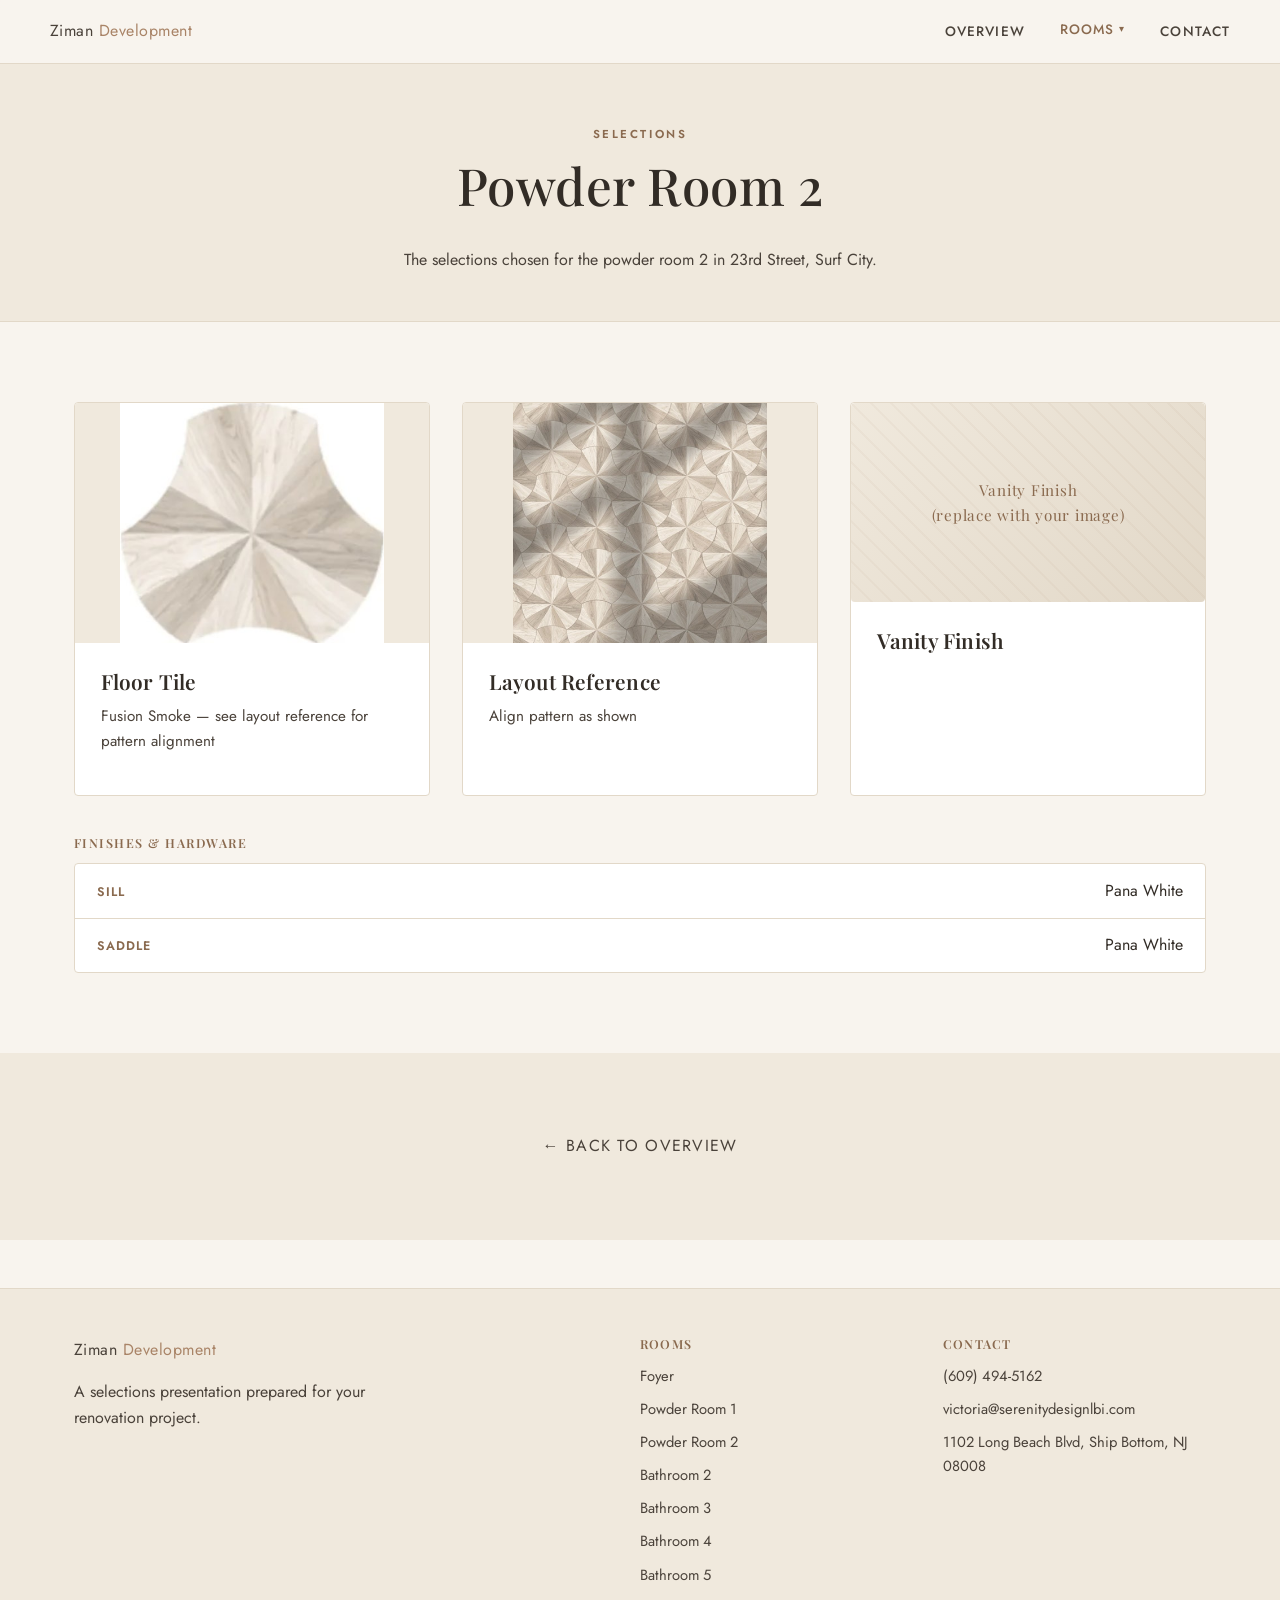
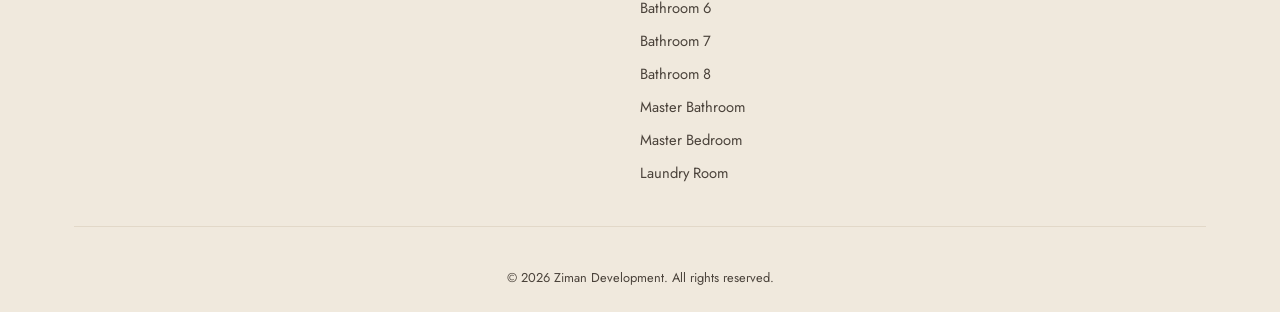
<file: powder-room-2.html>
<!doctype html>
<html lang="en">
<head>
<meta charset="utf-8">
<meta name="viewport" content="width=device-width, initial-scale=1">
<title>Serenity Design | Powder Room 2</title>
<link rel="preconnect" href="https://fonts.googleapis.com">
<link href="https://fonts.googleapis.com/css2?family=Playfair+Display:wght@500;600&family=Jost:wght@400;500;600&display=swap" rel="stylesheet">
<link rel="stylesheet" href="css/styles.css">
</head>
<body>
<header class="site-header">
  <div class="container nav">
    <a href="index.html" class="brand nav-link"><span data-site="brand-name">Serenity</span> <span class="accent" data-site="brand-accent">Design</span></a>
    <button class="nav-toggle" aria-label="Toggle navigation" aria-expanded="false">
      <span></span><span></span><span></span>
    </button>
    <ul class="nav-links">
      <li><a href="index.html" class="nav-link">Overview</a></li>
      <li class="nav-dropdown">
        <button type="button" class="nav-dropdown-toggle active" aria-expanded="false">Rooms</button>
        <ul class="nav-dropdown-menu">
          <li><a href="foyer.html" class="nav-link">Foyer</a></li>
          <li><a href="powder-room-1.html" class="nav-link">Powder Room 1</a></li>
          <li><a href="powder-room-2.html" class="nav-link active">Powder Room 2</a></li>
          <li><a href="bathroom-2.html" class="nav-link">Bathroom 2</a></li>
          <li><a href="bathroom-3.html" class="nav-link">Bathroom 3</a></li>
          <li><a href="bathroom-4.html" class="nav-link">Bathroom 4</a></li>
          <li><a href="bathroom-5.html" class="nav-link">Bathroom 5</a></li>
          <li><a href="bathroom-6.html" class="nav-link">Bathroom 6</a></li>
          <li><a href="bathroom-7.html" class="nav-link">Bathroom 7</a></li>
          <li><a href="bathroom-8.html" class="nav-link">Bathroom 8</a></li>
          <li><a href="master-bathroom.html" class="nav-link">Master Bathroom</a></li>
          <li><a href="master-bedroom.html" class="nav-link">Master Bedroom</a></li>
          <li><a href="laundry-room.html" class="nav-link">Laundry Room</a></li>
        </ul>
      </li>
      <li><a href="contact.html" class="nav-link">Contact</a></li>
    </ul>
  </div>
</header>

<main>
  <section class="page-hero">
    <div class="container">
      <span class="eyebrow">Selections</span>
      <h1>Powder Room 2</h1>
      <p>The selections chosen for the powder room 2 in <span data-site="project-name">this project</span>.</p>
    </div>
  </section>
  <section class="section">
    <div class="container">
      <div class="grid grid--3" data-selections-category="powder-room-2"></div>
      <div class="finishes-wrap" data-finishes-wrap="powder-room-2" hidden>
        <h3 class="finishes-heading">Finishes &amp; Hardware</h3>
        <div class="finishes-list" data-finishes-category="powder-room-2"></div>
      </div>
    </div>
  </section>
  <section class="section section--alt" style="text-align:center;">
    <div class="container"><a href="index.html" class="btn nav-link">← Back to Overview</a></div>
  </section>
</main>

<footer class="site-footer">
  <div class="container">
    <div class="footer-grid">
      <div>
        <a href="index.html" class="brand nav-link"><span data-site="brand-name">Serenity</span> <span class="accent" data-site="brand-accent">Design</span></a>
        <p style="margin-top:1rem; max-width:320px;" data-site="tagline">A selections presentation prepared for your renovation project.</p>
      </div>
      <div>
        <h4>Rooms</h4>
        <ul class="footer-links">
          <li><a href="foyer.html" class="nav-link">Foyer</a></li>
          <li><a href="powder-room-1.html" class="nav-link">Powder Room 1</a></li>
          <li><a href="powder-room-2.html" class="nav-link">Powder Room 2</a></li>
          <li><a href="bathroom-2.html" class="nav-link">Bathroom 2</a></li>
          <li><a href="bathroom-3.html" class="nav-link">Bathroom 3</a></li>
          <li><a href="bathroom-4.html" class="nav-link">Bathroom 4</a></li>
          <li><a href="bathroom-5.html" class="nav-link">Bathroom 5</a></li>
          <li><a href="bathroom-6.html" class="nav-link">Bathroom 6</a></li>
          <li><a href="bathroom-7.html" class="nav-link">Bathroom 7</a></li>
          <li><a href="bathroom-8.html" class="nav-link">Bathroom 8</a></li>
          <li><a href="master-bathroom.html" class="nav-link">Master Bathroom</a></li>
          <li><a href="master-bedroom.html" class="nav-link">Master Bedroom</a></li>
          <li><a href="laundry-room.html" class="nav-link">Laundry Room</a></li>
        </ul>
      </div>
      <div>
        <h4>Contact</h4>
        <ul class="footer-links">
          <li><a href="#" data-site-link="phone" data-site="phone">(555) 123-4567</a></li>
          <li><a href="#" data-site-link="email" data-site="email">victoria@serenitydesignlbi.com</a></li>
          <li><span data-site="address">1102 Long Beach Blvd, Ship Bottom, NJ 08008</span></li>
        </ul>
      </div>
    </div>
    <div class="footer-bottom">
      <div class="footer-social">
        <a href="#" data-site-social="instagram" hidden>Instagram</a>
        <a href="#" data-site-social="pinterest" hidden>Pinterest</a>
        <a href="#" data-site-social="facebook" hidden>Facebook</a>
      </div>
      &copy; <span data-site="year">2026</span> <span data-site="brand-name">Serenity</span> <span data-site="brand-accent">Design</span>. All rights reserved.
    </div>
  </div>
</footer>

<script src="js/config.js"></script>
<script src="js/selections-data.js"></script>
<script src="js/main.js"></script>
</body>
</html>
</file>
<file: css/styles.css>
/* ==========================================================================
   Serenity Design — Client Selections Presentation (single-page preview)
   Warm & minimal palette: cream, taupe, charcoal
   This mirrors the multi-page site in the project repo. In the repo,
   Overview / Electrical / Paint / Counter Tops / Lighting / Furniture /
   Contact are separate HTML files; here they're the same markup shown
   as togglable sections so this can be previewed as a single link.
   ========================================================================== */

:root {
  --cream: #f8f4ee;
  --cream-deep: #f0e9dd;
  --taupe: #a98467;
  --taupe-dark: #8a6a4f;
  --charcoal: #322c26;
  --ink: #4a423a;
  --border: #e2d8c8;
  --white: #ffffff;

  --font-heading: 'Playfair Display', Georgia, 'Times New Roman', serif;
  --font-body: 'Jost', 'Helvetica Neue', Arial, sans-serif;

  --max-width: 1180px;
  --radius: 4px;
}

* { box-sizing: border-box; }
html { scroll-behavior: smooth; }

/* Base reset for every nav-style button (nav bar, dropdown, footer) —
   contextual rules below layer their own typography on top of this. */
a.nav-link {
  font: inherit;
  background: none;
  border: none;
  margin: 0;
  padding: 0;
  color: inherit;
  text-align: left;
  cursor: pointer;
}

body {
  margin: 0;
  font-family: var(--font-body);
  color: var(--ink);
  background: var(--cream);
  line-height: 1.65;
  -webkit-font-smoothing: antialiased;
}

img { max-width: 100%; display: block; }
a { color: inherit; text-decoration: none; }

h1, h2, h3, h4 {
  font-family: var(--font-heading);
  color: var(--charcoal);
  font-weight: 600;
  line-height: 1.2;
  margin: 0 0 0.6em;
  letter-spacing: 0.01em;
  text-wrap: balance;
}

h1 { font-size: clamp(2.2rem, 4vw, 3.4rem); font-weight: 500; }
h2 { font-size: clamp(1.7rem, 3vw, 2.4rem); font-weight: 500; }
h3 { font-size: 1.3rem; }

p { margin: 0 0 1em; }

.eyebrow {
  display: inline-block;
  text-transform: uppercase;
  letter-spacing: 0.22em;
  font-size: 0.72rem;
  color: var(--taupe-dark);
  font-weight: 600;
  margin-bottom: 0.9em;
}

.container { max-width: var(--max-width); margin: 0 auto; padding: 0 1.5rem; }

.section { padding: 5rem 0; }
.section--alt { background: var(--cream-deep); }

.section-head { max-width: 620px; margin: 0 auto 3rem; text-align: center; }


/* ---------- Buttons ---------- */
.btn {
  display: inline-block;
  padding: 0.85em 2em;
  border: 1px solid var(--charcoal);
  border-radius: var(--radius);
  font-size: 0.85rem;
  letter-spacing: 0.08em;
  text-transform: uppercase;
  font-weight: 500;
  transition: background 0.25s ease, color 0.25s ease, border-color 0.25s ease;
  background: transparent;
  color: var(--charcoal);
  cursor: pointer;
}

.btn:hover { background: var(--charcoal); color: var(--white); }

.btn--primary { background: var(--taupe); border-color: var(--taupe); color: var(--white); }
.btn--primary:hover { background: var(--taupe-dark); border-color: var(--taupe-dark); }

/* ---------- Header / Nav ---------- */
.site-header {
  position: sticky;
  top: 0;
  z-index: 100;
  background: rgba(248, 244, 238, 0.92);
  backdrop-filter: blur(6px);
  border-bottom: 1px solid var(--border);
}

.nav { display: flex; align-items: center; justify-content: space-between; padding: 1.15rem 0; }

.brand { font-family: var(--font-heading); font-size: 1.45rem; letter-spacing: 0.03em; color: var(--charcoal); }
.brand .accent { color: var(--taupe); }

.nav-links { display: flex; align-items: center; gap: 2.2rem; list-style: none; margin: 0; padding: 0; }

.nav-links a, .nav-links a.nav-link {
  font: inherit;
  background: none;
  border: none;
  cursor: pointer;
  font-size: 0.85rem;
  text-transform: uppercase;
  letter-spacing: 0.08em;
  font-weight: 500;
  color: var(--ink);
  position: relative;
  padding: 0 0 4px;
}

.nav-links a::after, .nav-links a.nav-link::after {
  content: "";
  position: absolute;
  left: 0; right: 0; bottom: 0;
  height: 1px;
  background: var(--taupe);
  transform: scaleX(0);
  transition: transform 0.25s ease;
}

.nav-links a:hover::after, .nav-links a.active::after,
.nav-links a.nav-link:hover::after, .nav-links a.nav-link.active::after { transform: scaleX(1); }
.nav-links a.active, .nav-links a.nav-link.active { color: var(--taupe-dark); }

.nav-toggle { display: none; flex-direction: column; gap: 5px; background: none; border: none; cursor: pointer; padding: 6px; }
.nav-toggle span { width: 24px; height: 2px; background: var(--charcoal); display: block; }

/* ---------- Nav dropdown ("Selections") ---------- */
.nav-dropdown { position: relative; }

.nav-dropdown-toggle {
  font: inherit;
  background: none;
  border: none;
  cursor: pointer;
  font-size: 0.85rem;
  text-transform: uppercase;
  letter-spacing: 0.08em;
  font-weight: 500;
  color: var(--ink);
  padding: 0 0 4px;
  display: flex;
  align-items: center;
  gap: 0.35em;
}

.nav-dropdown-toggle::after { content: "▾"; font-size: 0.7em; }
.nav-dropdown-toggle:hover, .nav-dropdown-toggle.active { color: var(--taupe-dark); }

.nav-dropdown-menu {
  display: none;
  flex-direction: column;
  list-style: none;
  margin: 0;
  padding: 0.5rem 0;
  position: absolute;
  top: 100%;
  left: 0;
  min-width: 180px;
  background: var(--white);
  border: 1px solid var(--border);
  border-radius: var(--radius);
  box-shadow: 0 18px 30px -20px rgba(50, 44, 38, 0.35);
  z-index: 10;
}

.nav-dropdown-menu.open { display: flex; }

.nav-dropdown-menu a.nav-link {
  display: block;
  width: 100%;
  text-align: left;
  padding: 0.6rem 1.2rem;
  font-size: 0.82rem;
  text-transform: uppercase;
  letter-spacing: 0.06em;
  white-space: nowrap;
}

.nav-dropdown-menu a.nav-link:hover, .nav-dropdown-menu a.nav-link.active {
  color: var(--taupe-dark);
  background: var(--cream-deep);
}

/* ---------- Hero ---------- */
.hero { padding: 6rem 0 5rem; text-align: center; }
.hero p.lead { max-width: 560px; margin: 0 auto 2rem; color: var(--ink); font-size: 1.08rem; }
.hero-actions { display: flex; gap: 1rem; justify-content: center; flex-wrap: wrap; }

/* ---------- Placeholder imagery blocks ---------- */
.ph-image {
  position: relative;
  width: 100%;
  border-radius: var(--radius);
  background: linear-gradient(135deg, var(--cream-deep), var(--border));
  display: flex;
  align-items: center;
  justify-content: center;
  overflow: hidden;
  color: var(--taupe-dark);
}

.ph-image::before {
  content: "";
  position: absolute;
  inset: 0;
  background: repeating-linear-gradient(45deg, rgba(169,132,103,0.06) 0 2px, transparent 2px 14px);
}

.ph-image .ph-label {
  position: relative;
  z-index: 1;
  font-family: var(--font-heading);
  font-size: 0.95rem;
  letter-spacing: 0.05em;
  text-align: center;
  padding: 1rem;
}

.ph-image--wide { aspect-ratio: 16/9; }

/* ---------- Grid layouts ---------- */
.grid { display: grid; gap: 2rem; }
.grid--3 { grid-template-columns: repeat(3, 1fr); }

@media (max-width: 900px) { .grid--3 { grid-template-columns: repeat(2, 1fr); } }
@media (max-width: 620px) { .grid--3 { grid-template-columns: 1fr; } }

/* ---------- Cards ---------- */
.card {
  background: var(--white);
  border: 1px solid var(--border);
  border-radius: var(--radius);
  overflow: hidden;
  transition: transform 0.25s ease, box-shadow 0.25s ease;
  display: flex;
  flex-direction: column;
}

.card:hover { transform: translateY(-4px); box-shadow: 0 18px 30px -20px rgba(50, 44, 38, 0.35); }

.card-body { padding: 1.6rem; flex: 1; display: flex; flex-direction: column; }
.card-body h3 { margin-bottom: 0.5em; }
.card-body p { color: var(--ink); font-size: 0.95rem; flex: 1; }

.card-link {
  margin-top: 1rem;
  font-size: 0.78rem;
  text-transform: uppercase;
  letter-spacing: 0.1em;
  font-weight: 600;
  color: var(--taupe-dark);
}

a.card.selection-summary-card:hover h3 { color: var(--taupe-dark); }

/* ---------- Icon badges ---------- */
.icon-badge {
  width: 52px;
  height: 52px;
  border-radius: 50%;
  background: var(--cream-deep);
  border: 1px solid var(--border);
  display: flex;
  align-items: center;
  justify-content: center;
  margin-bottom: 1rem;
  color: var(--taupe-dark);
}

.icon-badge svg { width: 24px; height: 24px; stroke: currentColor; fill: none; }

/* ---------- Stats ---------- */
.stats { display: flex; justify-content: space-around; flex-wrap: wrap; gap: 2rem; text-align: center; }
.stat .num { font-family: var(--font-heading); font-size: 2.4rem; color: var(--taupe-dark); display: block; font-variant-numeric: tabular-nums; }
.stat .label { text-transform: uppercase; font-size: 0.75rem; letter-spacing: 0.1em; color: var(--ink); }

/* ---------- Selection cards ---------- */
/* contain (not cover) + a fixed height so the whole product photo is always
   visible, whatever its aspect ratio (portrait faucets, square tile swatches,
   wide tile strips) - a light background fills any letterboxed space. */
.selection-photo { width: 100%; height: 240px; object-fit: contain; background: var(--cream-deep); display: block; }

.selection-meta {
  font-size: 0.78rem;
  text-transform: uppercase;
  letter-spacing: 0.06em;
  color: var(--taupe-dark);
  margin-bottom: 0.3em;
  flex: none;
}

.selection-price { font-family: var(--font-heading); font-size: 1.15rem; color: var(--charcoal); margin: auto 0 0; flex: none; font-variant-numeric: tabular-nums; }
.selection-empty { grid-column: 1 / -1; text-align: center; color: var(--ink); padding: 2rem 0; }

/* ---------- Finishes list (Grout, Saddle, Sill, Schluter) ----------
   Compact rows instead of full cards, since these are colors/finishes
   with no photo - a whole card each would waste a lot of space. */
.finishes-heading {
  margin: 2.5rem 0 0;
  font-size: 0.78rem;
  text-transform: uppercase;
  letter-spacing: 0.12em;
  font-weight: 600;
  color: var(--taupe-dark);
}

.finishes-list {
  margin-top: 0.75rem;
  background: var(--white);
  border: 1px solid var(--border);
  border-radius: var(--radius);
  overflow: hidden;
}

.finish-row {
  display: flex;
  align-items: baseline;
  justify-content: space-between;
  gap: 1.5rem;
  padding: 0.85rem 1.4rem;
  border-bottom: 1px solid var(--border);
}

.finish-row:last-child { border-bottom: none; }

.finish-label {
  font-size: 0.78rem;
  text-transform: uppercase;
  letter-spacing: 0.08em;
  font-weight: 600;
  color: var(--taupe-dark);
  flex: none;
}

.finish-value { color: var(--charcoal); text-align: right; }

@media (max-width: 480px) {
  .finish-row { flex-direction: column; gap: 0.2rem; }
  .finish-value { text-align: left; }
}

/* ---------- CTA band ---------- */
.cta-band { background: var(--charcoal); color: var(--cream); text-align: center; padding: 4rem 0; }
.cta-band h2 { color: var(--white); }
.cta-band p { color: var(--cream-deep); max-width: 500px; margin: 0 auto 1.8rem; }
.cta-band .btn { border-color: var(--cream); color: var(--cream); }
.cta-band .btn:hover { background: var(--cream); color: var(--charcoal); }

/* ---------- Page hero ---------- */
.page-hero { padding: 3.5rem 0 3rem; text-align: center; background: var(--cream-deep); border-bottom: 1px solid var(--border); }
.page-hero p { max-width: 560px; margin: 0 auto; color: var(--ink); }

/* ---------- Contact info list ---------- */
.info-list { list-style: none; margin: 0; padding: 0; }
.info-list li { display: flex; gap: 0.8rem; margin-bottom: 1.2rem; color: var(--ink); }
.info-list strong { display: block; color: var(--charcoal); font-weight: 600; }

/* ---------- Footer ---------- */
.site-footer { background: var(--cream-deep); border-top: 1px solid var(--border); padding: 3rem 0 1.5rem; margin-top: 3rem; }

.footer-grid { display: grid; grid-template-columns: 2fr 1fr 1fr; gap: 2.5rem; margin-bottom: 2rem; }

@media (max-width: 700px) { .footer-grid { grid-template-columns: 1fr 1fr; } }
@media (max-width: 480px) { .footer-grid { grid-template-columns: 1fr; } }

.footer-grid h4 { text-transform: uppercase; font-size: 0.78rem; letter-spacing: 0.1em; color: var(--taupe-dark); margin-bottom: 1em; }

.footer-links { list-style: none; margin: 0; padding: 0; }
.footer-links li { margin-bottom: 0.6em; font-size: 0.92rem; }
.footer-links a:hover, .footer-links a.nav-link:hover { color: var(--taupe-dark); }
.footer-links a.nav-link { padding: 0; text-transform: none; letter-spacing: normal; font-weight: 400; font-size: inherit; }
.footer-links a.nav-link::after { display: none; }

.footer-bottom { border-top: 1px solid var(--border); padding-top: 1.5rem; text-align: center; font-size: 0.8rem; color: var(--ink); }

.footer-social { display: flex; justify-content: center; gap: 1.5rem; margin-bottom: 1rem; flex-wrap: wrap; }
.footer-social a { text-transform: uppercase; font-size: 0.72rem; letter-spacing: 0.1em; font-weight: 600; color: var(--ink); }
.footer-social a:hover { color: var(--taupe-dark); }

/* ---------- Small-screen tuning ---------- */
@media (max-width: 620px) {
  .section { padding: 3.25rem 0; }
  .hero { padding: 3.5rem 0 3rem; }
  .hero-actions .btn { width: 100%; text-align: center; }
  .cta-band { padding: 3rem 0; }
  .stats { gap: 1.5rem 2rem; }
  .page-hero { padding: 2.75rem 0 2.25rem; }
}

/* ---------- Responsive nav ---------- */
@media (max-width: 860px) {
  .nav-toggle { display: flex; }

  .nav-links {
    position: absolute;
    top: 100%; left: 0; right: 0;
    background: var(--cream);
    border-bottom: 1px solid var(--border);
    flex-direction: column;
    align-items: flex-start;
    padding: 1.5rem;
    gap: 1.2rem;
    display: none;
  }

  .nav-links.open { display: flex; }
  .nav-dropdown { width: 100%; }

  .nav-dropdown-menu {
    position: static;
    background: none;
    border: none;
    box-shadow: none;
    border-radius: 0;
    padding: 0.5rem 0 0 1rem;
    min-width: 0;
  }

  .nav-dropdown-menu a.nav-link { padding: 0.4rem 0; }
  .nav-dropdown-menu a.nav-link:hover, .nav-dropdown-menu a.nav-link.active { background: none; }
}

@media (prefers-reduced-motion: reduce) {
  * { transition: none !important; scroll-behavior: auto !important; }
}
</file>
